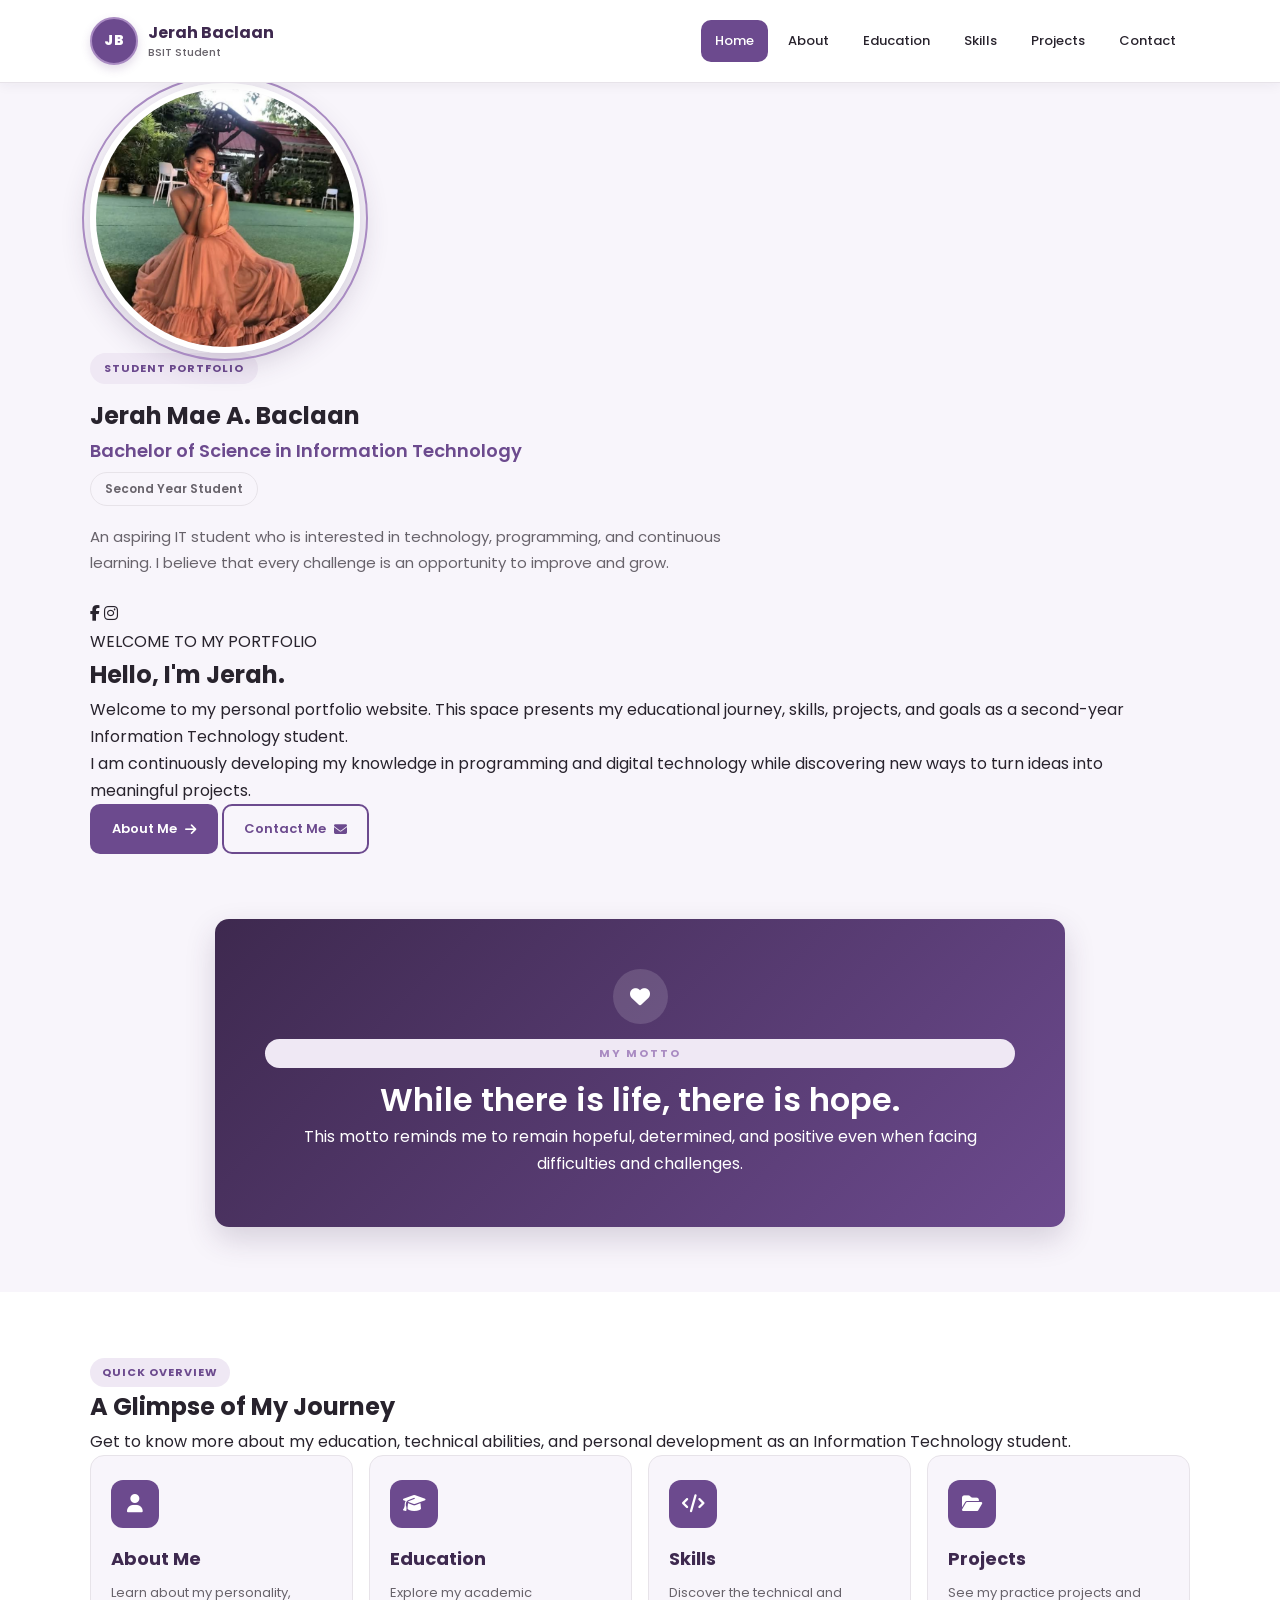
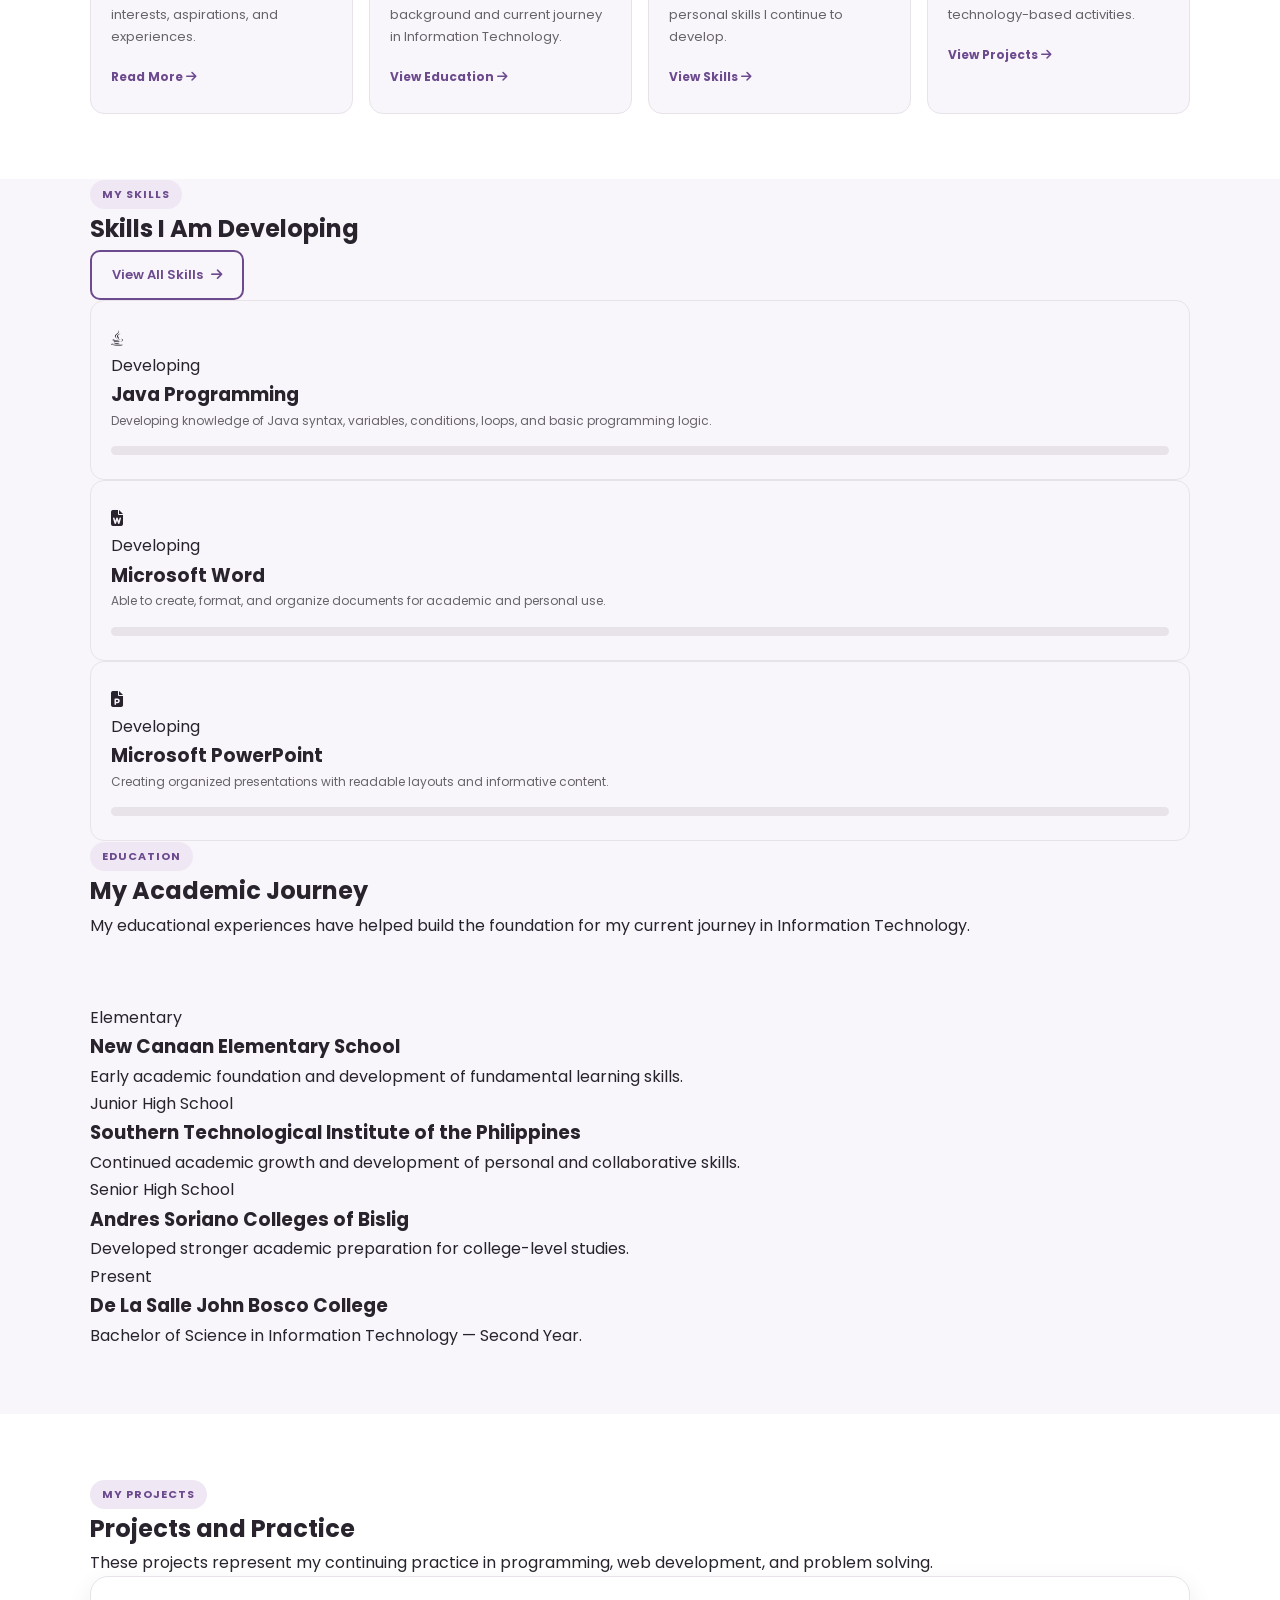
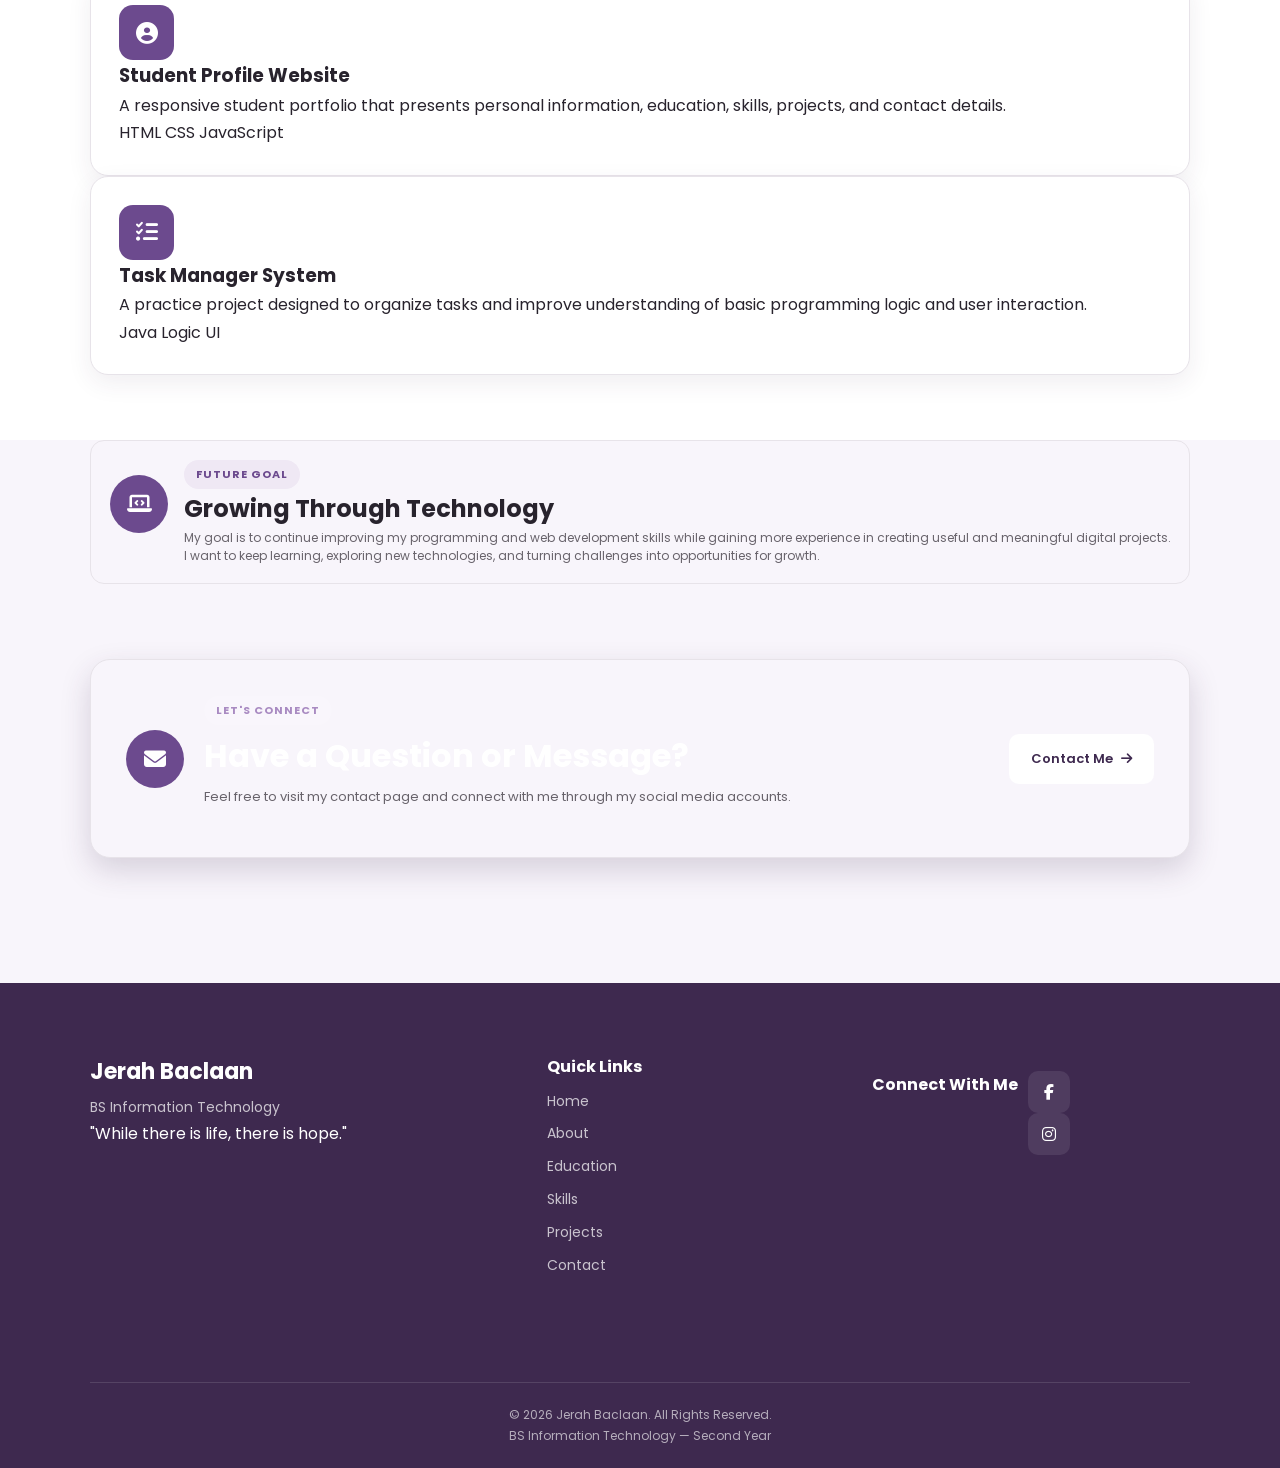
<file: index.html>
<!DOCTYPE html>
<html lang="en">

<head>

    <meta charset="UTF-8">
    <meta name="viewport" content="width=device-width, initial-scale=1.0">

    <title>Jerah Baclaan | Portfolio</title>

    <!-- Google Font -->
    <link rel="preconnect" href="https://fonts.googleapis.com">

    <link rel="preconnect" href="https://fonts.gstatic.com" crossorigin>

    <link
        href="https://fonts.googleapis.com/css2?family=Poppins:wght@300;400;500;600;700;800&display=swap"
        rel="stylesheet"
    >

    <!-- Font Awesome -->
    <link
        rel="stylesheet"
        href="https://cdnjs.cloudflare.com/ajax/libs/font-awesome/6.7.2/css/all.min.css"
    >

    <!-- Main CSS -->
    <link rel="stylesheet" href="css/style.css">

</head>


<body>


    <!-- =========================
         HEADER
    ========================== -->

    <header class="header">

        <div class="container header-container">


            <!-- BRAND -->
            <a href="index.html" class="brand">

                <div class="brand-logo">
                    JB
                </div>

                <div class="brand-text">

                    <span class="brand-name">
                        Jerah Baclaan
                    </span>

                    <span class="brand-role">
                        BSIT Student
                    </span>

                </div>

            </a>


            <!-- HAMBURGER BUTTON -->
            <button
                class="menu-toggle"
                id="menuToggle"
                type="button"
                aria-label="Open navigation menu"
                aria-expanded="false"
            >

                <i class="fas fa-bars"></i>

            </button>


            <!-- NAVIGATION -->
            <nav class="nav-menu" id="navMenu">

                <a href="index.html" class="active">
                    <i class="fas fa-home"></i>
                    Home
                </a>

                <a href="about.html">
                    <i class="fas fa-user"></i>
                    About
                </a>

                <a href="education.html">
                    <i class="fas fa-graduation-cap"></i>
                    Education
                </a>

                <a href="skills.html">
                    <i class="fas fa-code"></i>
                    Skills
                </a>

                <a href="projects.html">
                    <i class="fas fa-folder-open"></i>
                    Projects
                </a>

                <a href="contact.html">
                    <i class="fas fa-envelope"></i>
                    Contact
                </a>

            </nav>

        </div>

    </header>


    <!-- =========================
         MAIN CONTENT
    ========================== -->

    <main>
              <!-- =========================
             HOME DASHBOARD
        ========================== -->

        <section class="home-section">

            <div class="container">

                <div class="dashboard-grid">


                    <!-- =====================
                         PROFILE CARD
                    ====================== -->

                    <div class="profile-panel">

                        <div class="profile-image-wrapper">

                            <img
                                src="images/profile.jpg"
                                alt="Profile photo of Jerah Baclaan"
                                class="profile-image"
                            >

                        </div>


                        <span class="profile-label">
                            STUDENT PORTFOLIO
                        </span>


                        <h1>
                            Jerah Mae A. Baclaan
                        </h1>


                        <p class="profile-course">
                            Bachelor of Science in Information Technology
                        </p>


                        <p class="profile-year">
                            Second Year Student
                        </p>


                        <div class="profile-divider"></div>


                        <p class="profile-description">

                            An aspiring IT student who is interested in
                            technology, programming, and continuous learning.
                            I believe that every challenge is an opportunity
                            to improve and grow.

                        </p>


                        <!-- SOCIAL LINKS -->

                        <div class="home-social">

                            <a
                                href="https://www.facebook.com/jerahmae.andraquebaclaan"
                                target="_blank"
                                rel="noopener noreferrer"
                                aria-label="Facebook"
                            >
                                <i class="fab fa-facebook-f"></i>
                            </a>


                            <a
                                href="https://www.instagram.com/jearahme?stkn=NGp4bjJjNGFtcTMw"
                                target="_blank"
                                rel="noopener noreferrer"
                                aria-label="Instagram"
                            >
                                <i class="fab fa-instagram"></i>
                            </a>

                        </div>

                    </div>


                    <!-- =====================
                         WELCOME CARD
                    ====================== -->

                    <div class="welcome-panel">

                        <div class="welcome-content">

                            <span class="welcome-label">
                                WELCOME TO MY PORTFOLIO
                            </span>


                            <h2>
                                Hello, I'm Jerah.
                            </h2>


                            <p>

                                Welcome to my personal portfolio website.
                                This space presents my educational journey,
                                skills, projects, and goals as a second-year
                                Information Technology student.

                            </p>


                            <p>

                                I am continuously developing my knowledge in
                                programming and digital technology while
                                discovering new ways to turn ideas into
                                meaningful projects.

                            </p>


                            <div class="welcome-buttons">

                                <a
                                    href="about.html"
                                    class="btn btn-primary"
                                >
                                    About Me
                                    <i class="fas fa-arrow-right"></i>
                                </a>


                                <a
                                    href="contact.html"
                                    class="btn btn-outline"
                                >
                                    Contact Me
                                    <i class="fas fa-envelope"></i>
                                </a>

                            </div>

                        </div>

                    </div>

                </div>

            </div>

        </section>
                <!-- =========================
             MOTTO SECTION
        ========================== -->

        <section class="motto-section">

            <div class="container">

                <div class="motto-card">

                    <div class="motto-icon">
                        <i class="fas fa-heart"></i>
                    </div>


                    <div class="motto-content">

                        <span class="section-label">
                            MY MOTTO
                        </span>


                        <h2>
                            While there is life, there is hope.
                        </h2>


                        <p>
                            This motto reminds me to remain hopeful,
                            determined, and positive even when facing
                            difficulties and challenges.
                        </p>

                    </div>

                </div>

            </div>

        </section>


        <!-- =========================
             QUICK OVERVIEW
        ========================== -->

        <section class="overview-section">

            <div class="container">


                <div class="overview-header">

                    <span class="section-label">
                        QUICK OVERVIEW
                    </span>


                    <h2 class="section-title">
                        A Glimpse of My Journey
                    </h2>


                    <p class="section-description">

                        Get to know more about my education, technical
                        abilities, and personal development as an
                        Information Technology student.

                    </p>

                </div>


                <div class="overview-grid">


                    <!-- ABOUT -->

                    <div class="overview-card">

                        <div class="overview-icon">
                            <i class="fas fa-user"></i>
                        </div>


                        <h3>
                            About Me
                        </h3>


                        <p>
                            Learn about my personality, interests,
                            aspirations, and experiences.
                        </p>


                        <a
                            href="about.html"
                            class="overview-link"
                        >
                            Read More
                            <i class="fas fa-arrow-right"></i>
                        </a>

                    </div>


                    <!-- EDUCATION -->

                    <div class="overview-card">

                        <div class="overview-icon">
                            <i class="fas fa-graduation-cap"></i>
                        </div>


                        <h3>
                            Education
                        </h3>


                        <p>
                            Explore my academic background and current
                            journey in Information Technology.
                        </p>


                        <a
                            href="education.html"
                            class="overview-link"
                        >
                            View Education
                            <i class="fas fa-arrow-right"></i>
                        </a>

                    </div>


                    <!-- SKILLS -->

                    <div class="overview-card">

                        <div class="overview-icon">
                            <i class="fas fa-code"></i>
                        </div>


                        <h3>
                            Skills
                        </h3>


                        <p>
                            Discover the technical and personal skills
                            I continue to develop.
                        </p>


                        <a
                            href="skills.html"
                            class="overview-link"
                        >
                            View Skills
                            <i class="fas fa-arrow-right"></i>
                        </a>

                    </div>


                    <!-- PROJECTS -->

                    <div class="overview-card">

                        <div class="overview-icon">
                            <i class="fas fa-folder-open"></i>
                        </div>


                        <h3>
                            Projects
                        </h3>


                        <p>
                            See my practice projects and technology-based
                            activities.
                        </p>


                        <a
                            href="projects.html"
                            class="overview-link"
                        >
                            View Projects
                            <i class="fas fa-arrow-right"></i>
                        </a>

                    </div>

                </div>

            </div>

        </section>
                <!-- =========================
             SKILLS SNAPSHOT
        ========================== -->

        <section class="skills-snapshot">

            <div class="container">

                <div class="skills-header">

                    <div>

                        <span class="section-label">
                            MY SKILLS
                        </span>

                        <h2 class="section-title">
                            Skills I Am Developing
                        </h2>

                    </div>


                    <a
                        href="skills.html"
                        class="btn btn-outline"
                    >
                        View All Skills
                        <i class="fas fa-arrow-right"></i>
                    </a>

                </div>


                <div class="skills-grid">


                    <!-- JAVA -->

                    <div class="skill-card">

                        <div class="skill-card-top">

                            <div class="skill-icon">
                                <i class="fab fa-java"></i>
                            </div>

                            <span class="skill-level">
                                Developing
                            </span>

                        </div>


                        <h3>
                            Java Programming
                        </h3>


                        <p class="skill-description">
                            Developing knowledge of Java syntax,
                            variables, conditions, loops, and basic
                            programming logic.
                        </p>


                        <div class="progress-bar">

                            <div
                                class="progress progress-java"
                            ></div>

                        </div>

                    </div>


                    <!-- MICROSOFT WORD -->

                    <div class="skill-card">

                        <div class="skill-card-top">

                            <div class="skill-icon">
                                <i class="fas fa-file-word"></i>
                            </div>

                            <span class="skill-level">
                                Developing
                            </span>

                        </div>


                        <h3>
                            Microsoft Word
                        </h3>


                        <p class="skill-description">
                            Able to create, format, and organize
                            documents for academic and personal use.
                        </p>


                        <div class="progress-bar">

                            <div
                                class="progress progress-word"
                            ></div>

                        </div>

                    </div>


                    <!-- POWERPOINT -->

                    <div class="skill-card">

                        <div class="skill-card-top">

                            <div class="skill-icon">
                                <i class="fas fa-file-powerpoint"></i>
                            </div>

                            <span class="skill-level">
                                Developing
                            </span>

                        </div>


                        <h3>
                            Microsoft PowerPoint
                        </h3>


                        <p class="skill-description">
                            Creating organized presentations with
                            readable layouts and informative content.
                        </p>


                        <div class="progress-bar">

                            <div
                                class="progress progress-powerpoint"
                            ></div>

                        </div>

                    </div>


                </div>

            </div>

        </section>


        <!-- =========================
             EDUCATION PREVIEW
        ========================== -->

        <section class="education-snapshot">

            <div class="container">

                <div class="overview-header">

                    <span class="section-label">
                        EDUCATION
                    </span>


                    <h2 class="section-title">
                        My Academic Journey
                    </h2>


                    <p class="section-description">
                        My educational experiences have helped build
                        the foundation for my current journey in
                        Information Technology.
                    </p>

                </div>


                <div class="education-preview">


                    <div class="education-card">

                        <span class="education-year">
                            Elementary
                        </span>

                        <h3>
                            New Canaan Elementary School
                        </h3>

                        <p>
                            Early academic foundation and development
                            of fundamental learning skills.
                        </p>

                    </div>


                    <div class="education-card">

                        <span class="education-year">
                            Junior High School
                        </span>

                        <h3>
                            Southern Technological Institute
                            of the Philippines
                        </h3>

                        <p>
                            Continued academic growth and development
                            of personal and collaborative skills.
                        </p>

                    </div>


                    <div class="education-card">

                        <span class="education-year">
                            Senior High School
                        </span>

                        <h3>
                            Andres Soriano Colleges of Bislig
                        </h3>

                        <p>
                            Developed stronger academic preparation
                            for college-level studies.
                        </p>

                    </div>


                    <div class="education-card current">

                        <span class="education-year">
                            Present
                        </span>

                        <h3>
                            De La Salle John Bosco College
                        </h3>

                        <p>
                            Bachelor of Science in Information
                            Technology — Second Year.
                        </p>

                    </div>

                </div>

            </div>

        </section>


        <!-- =========================
             PROJECT PREVIEW
        ========================== -->

        <section class="project-preview">

            <div class="container">

                <div class="overview-header">

                    <span class="section-label">
                        MY PROJECTS
                    </span>


                    <h2 class="section-title">
                        Projects and Practice
                    </h2>


                    <p class="section-description">
                        These projects represent my continuing practice
                        in programming, web development, and problem
                        solving.
                    </p>

                </div>


                <div class="project-grid">


                    <!-- PROJECT 1 -->

                    <div class="project-card">

                        <div class="project-icon">
                            <i class="fas fa-user-circle"></i>
                        </div>


                        <h3>
                            Student Profile Website
                        </h3>


                        <p>
                            A responsive student portfolio that presents
                            personal information, education, skills,
                            projects, and contact details.
                        </p>


                        <div class="project-tags">

                            <span>
                                HTML
                            </span>

                            <span>
                                CSS
                            </span>

                            <span>
                                JavaScript
                            </span>

                        </div>

                    </div>


                    <!-- PROJECT 2 -->

                    <div class="project-card">

                        <div class="project-icon">
                            <i class="fas fa-tasks"></i>
                        </div>


                        <h3>
                            Task Manager System
                        </h3>


                        <p>
                            A practice project designed to organize
                            tasks and improve understanding of basic
                            programming logic and user interaction.
                        </p>


                        <div class="project-tags">

                            <span>
                                Java
                            </span>

                            <span>
                                Logic
                            </span>

                            <span>
                                UI
                            </span>

                        </div>

                    </div>


                </div>

            </div>

        </section>


        <!-- =========================
             FUTURE GOAL
        ========================== -->

        <section class="future-goal">

            <div class="container">

                <div class="future-project-card">

                    <div class="future-icon">
                        <i class="fas fa-laptop-code"></i>
                    </div>


                    <div>

                        <span class="section-label">
                            FUTURE GOAL
                        </span>


                        <h2>
                            Growing Through Technology
                        </h2>


                        <p>
                            My goal is to continue improving my programming
                            and web development skills while gaining more
                            experience in creating useful and meaningful
                            digital projects.
                        </p>


                        <p>
                            I want to keep learning, exploring new
                            technologies, and turning challenges into
                            opportunities for growth.
                        </p>

                    </div>

                </div>

            </div>

        </section>


        <!-- =========================
             CONTACT CTA
        ========================== -->

        <section class="contact-cta">

            <div class="container">

                <div class="cta-card">

                    <div class="cta-icon">
                        <i class="fas fa-envelope"></i>
                    </div>


                    <div class="cta-content">

                        <span class="section-label">
                            LET'S CONNECT
                        </span>


                        <h2>
                            Have a Question or Message?
                        </h2>


                        <p>
                            Feel free to visit my contact page and
                            connect with me through my social media
                            accounts.
                        </p>

                    </div>


                    <a
                        href="contact.html"
                        class="btn btn-primary"
                    >
                        Contact Me
                        <i class="fas fa-arrow-right"></i>
                    </a>

                </div>

            </div>

        </section>

    </main>


    <!-- =========================
         FOOTER
    ========================== -->

    <footer class="footer">

        <div class="container">

            <div class="footer-grid">


                <!-- FOOTER BRAND -->

                <div class="footer-brand">

                    <h3>
                        Jerah Baclaan
                    </h3>


                    <p>
                        BS Information Technology
                    </p>


                    <span>
                        "While there is life, there is hope."
                    </span>

                </div>


                <!-- FOOTER LINKS -->

                <div class="footer-links">

                    <h4>
                        Quick Links
                    </h4>


                    <a href="index.html">
                        Home
                    </a>

                    <a href="about.html">
                        About
                    </a>

                    <a href="education.html">
                        Education
                    </a>

                    <a href="skills.html">
                        Skills
                    </a>

                    <a href="projects.html">
                        Projects
                    </a>

                    <a href="contact.html">
                        Contact
                    </a>

                </div>


                <!-- FOOTER SOCIAL -->

                <div class="footer-social">

                    <h4>
                        Connect With Me
                    </h4>


                    <div class="social-links">

                        <a
                            href="https://www.facebook.com/jerahmae.andraquebaclaan"
                            target="_blank"
                            rel="noopener noreferrer"
                            aria-label="Facebook"
                        >
                            <i class="fab fa-facebook-f"></i>
                        </a>


                        <a
                            href="https://www.instagram.com/jearahme?stkn=NGp4bjJjNGFtcTMw"
                            target="_blank"
                            rel="noopener noreferrer"
                            aria-label="Instagram"
                        >
                            <i class="fab fa-instagram"></i>
                        </a>

                    </div>

                </div>

            </div>


            <!-- FOOTER BOTTOM -->

            <div class="footer-bottom">

                <p>
                    © <span id="currentYear"></span>
                    Jerah Baclaan. All Rights Reserved.
                </p>


                <p>
                    BS Information Technology —
                    Second Year
                </p>

            </div>

        </div>

    </footer>


    <!-- =========================
         JAVASCRIPT
    ========================== -->

    <script src="js/script.js"></script>

</body>
  </html>
</file>
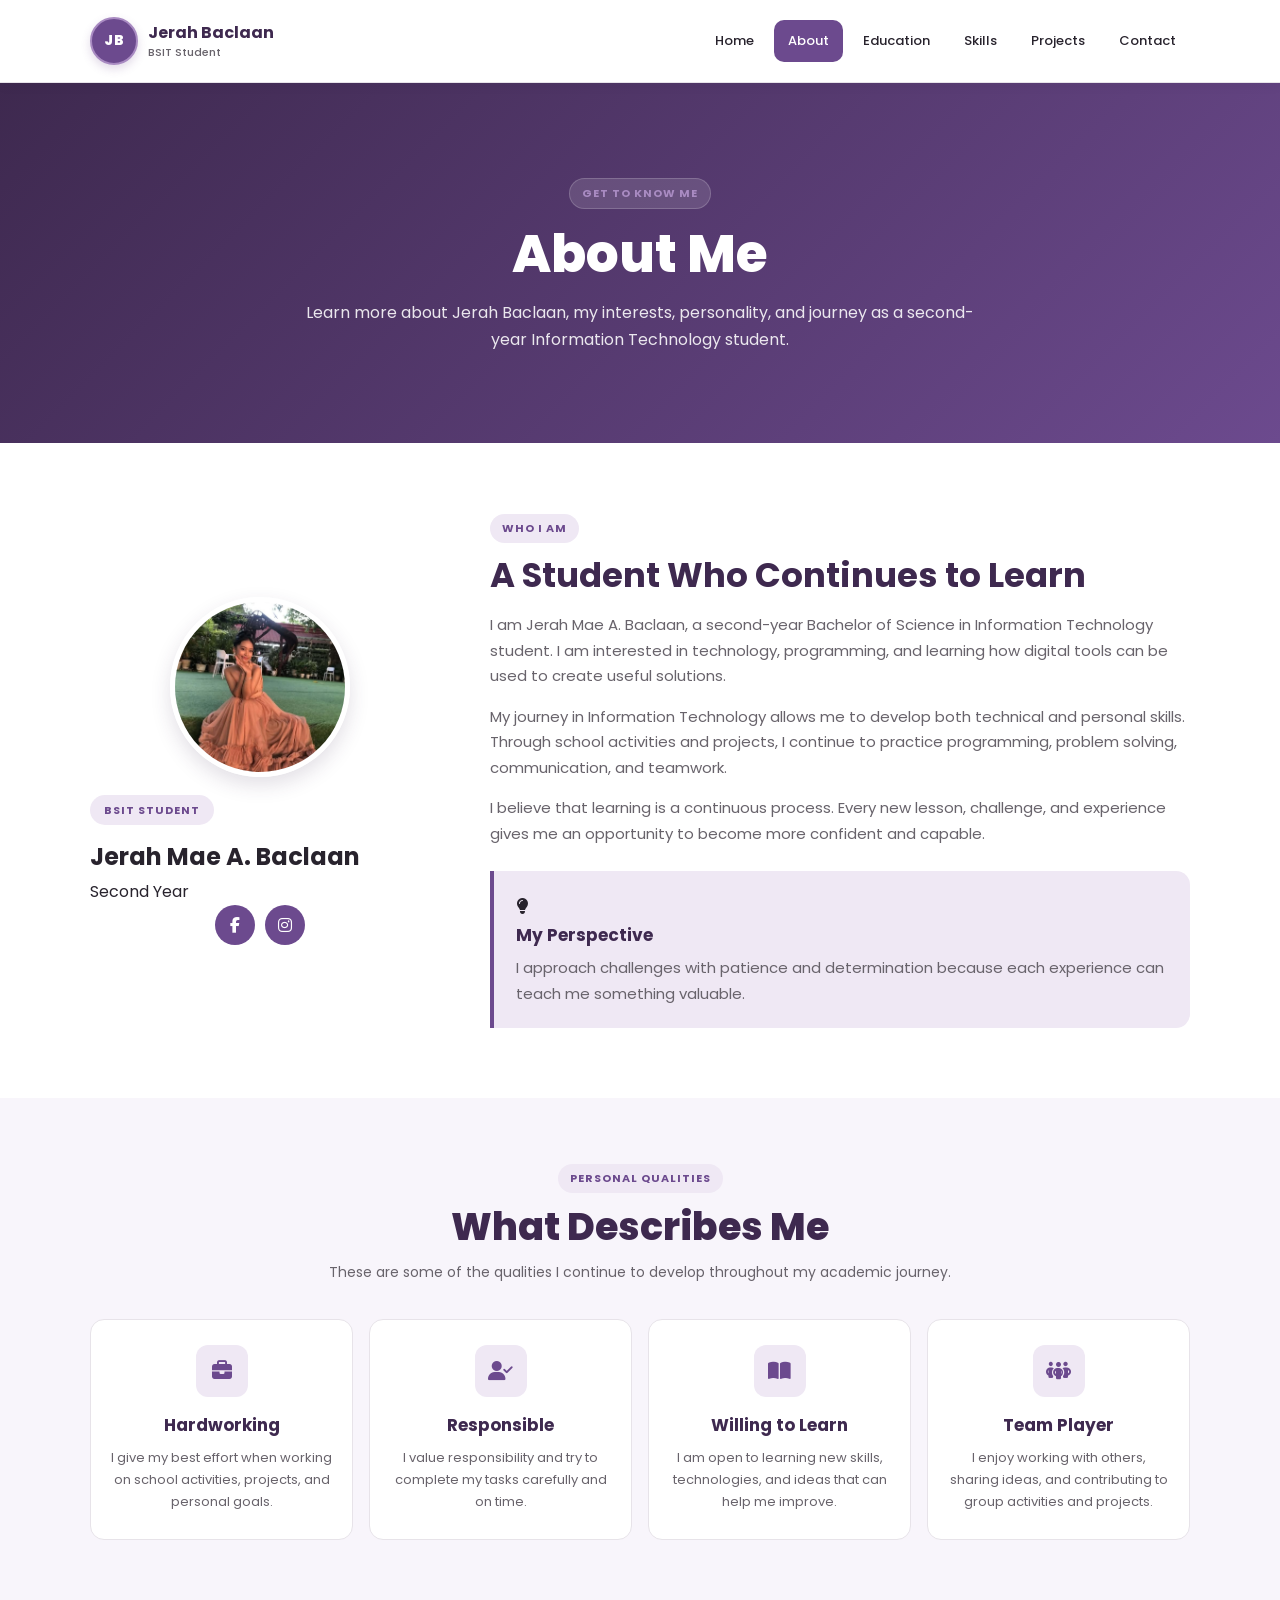
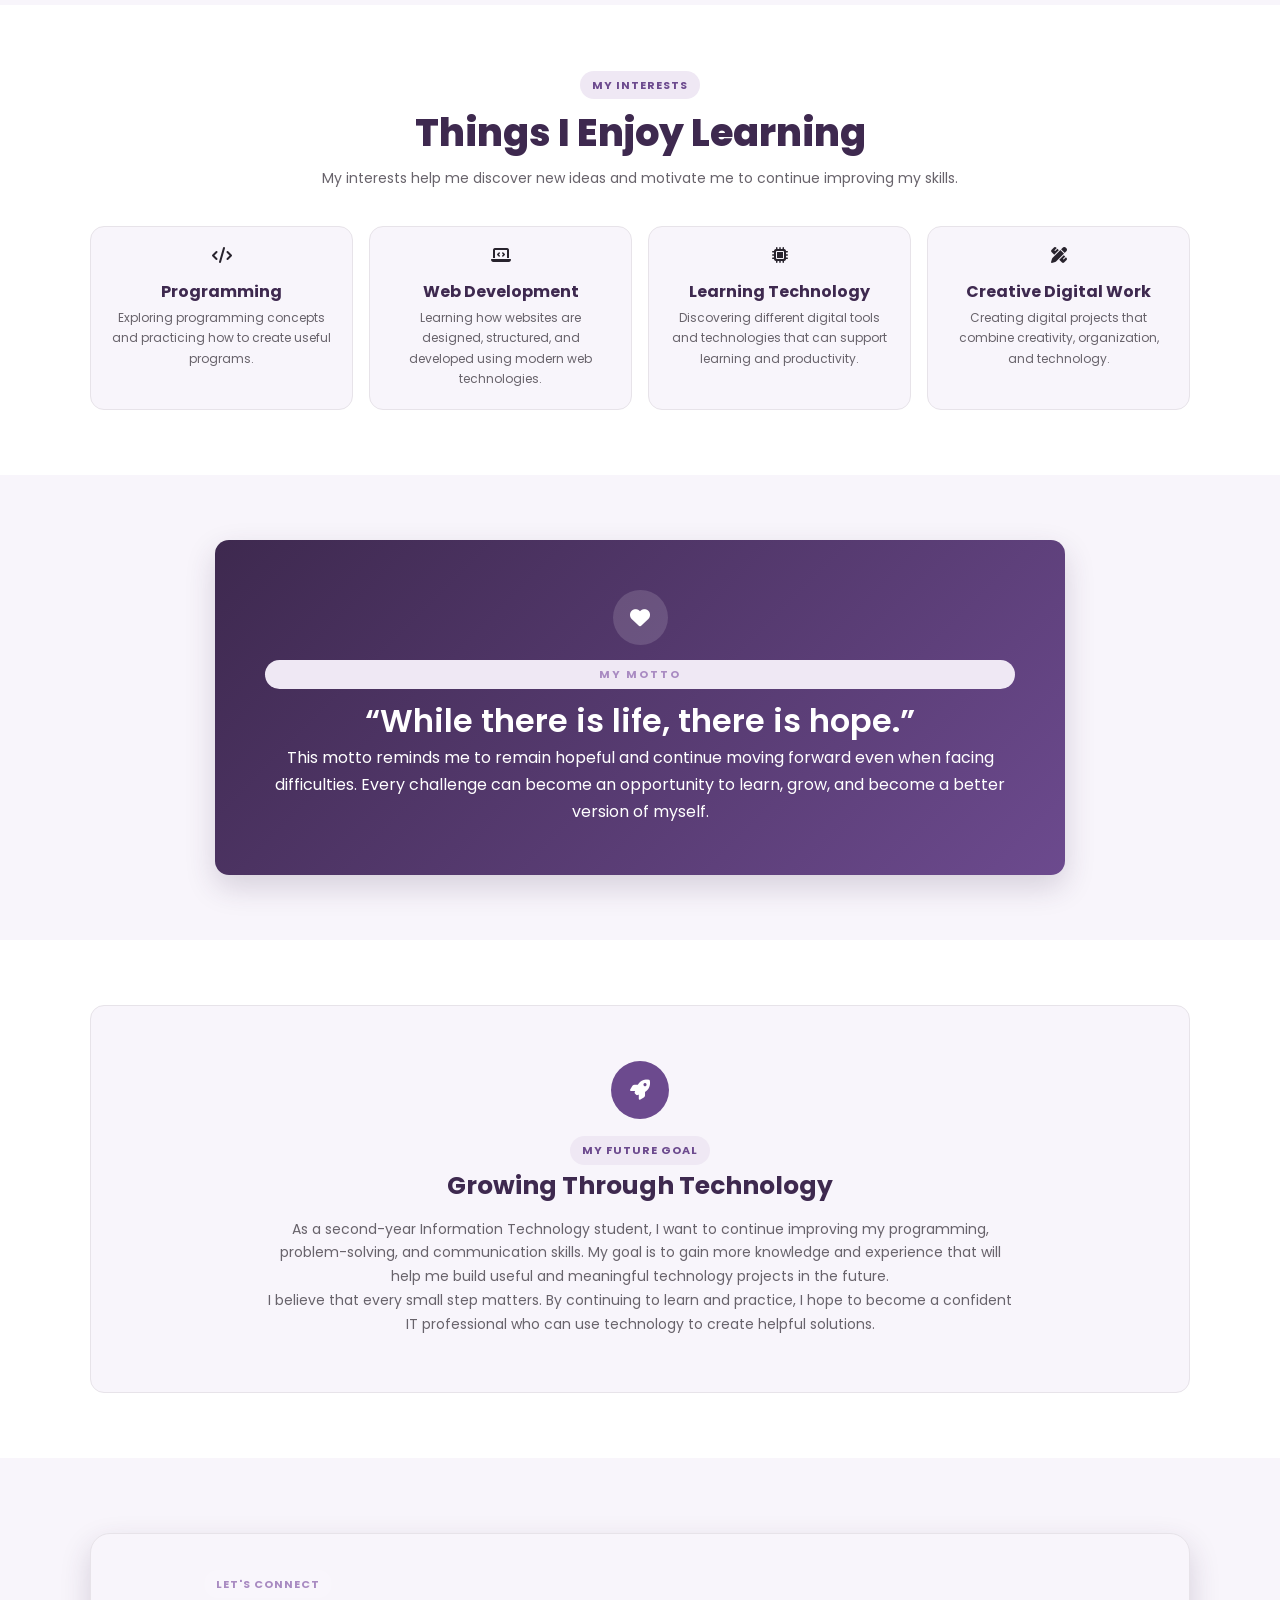
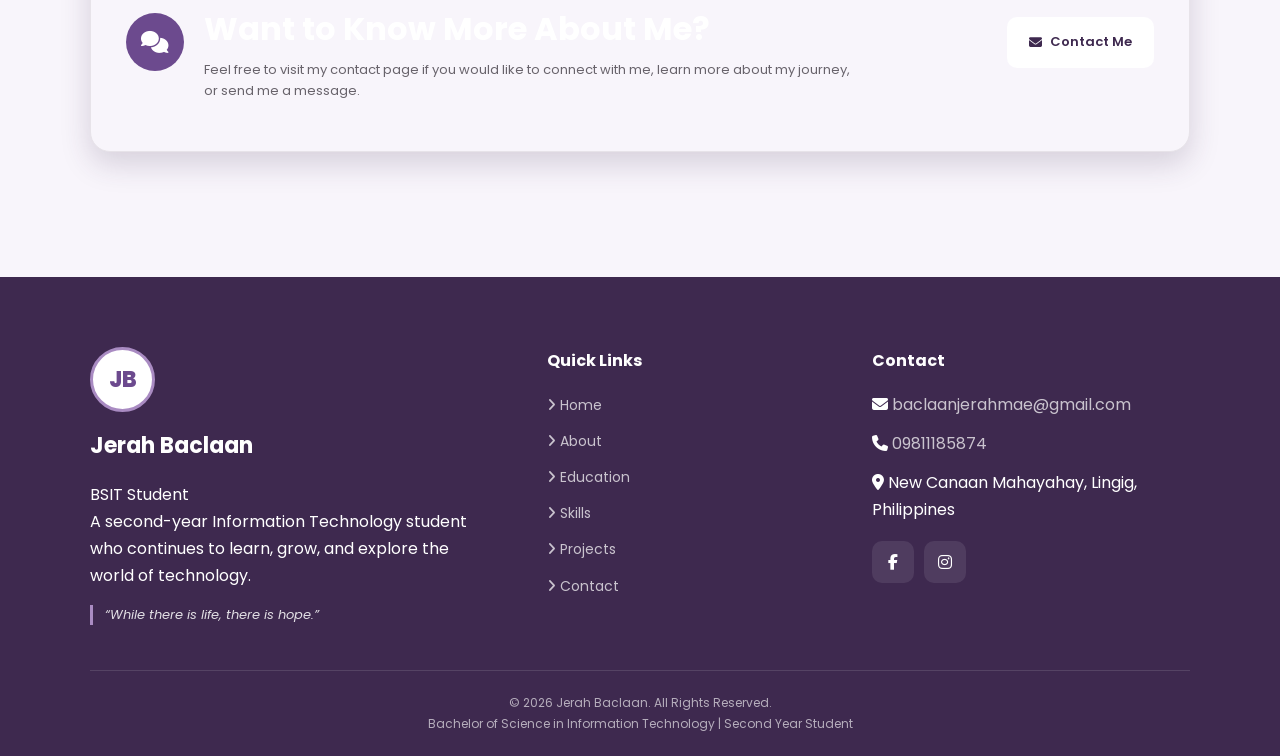
<file: about.html>
<!DOCTYPE html>
<html lang="en">

<head>

    <meta charset="UTF-8">
    <meta
        name="viewport"
        content="width=device-width, initial-scale=1.0"
    >

    <title>About Me | Jerah Baclaan</title>


    <!-- Google Font -->

    <link
        rel="preconnect"
        href="https://fonts.googleapis.com"
    >

    <link
        rel="preconnect"
        href="https://fonts.gstatic.com"
        crossorigin
    >

    <link
        href="https://fonts.googleapis.com/css2?family=Poppins:wght@300;400;500;600;700;800&display=swap"
        rel="stylesheet"
    >


    <!-- Font Awesome -->

    <link
        rel="stylesheet"
        href="https://cdnjs.cloudflare.com/ajax/libs/font-awesome/6.7.2/css/all.min.css"
    >


    <!-- Main CSS -->

    <link
        rel="stylesheet"
        href="css/style.css"
    >

</head>


<body>


    <!-- =========================
         HEADER
    ========================== -->

    <header class="header">

        <div class="container header-container">


            <!-- BRAND -->

            <a
                href="index.html"
                class="brand"
            >

                <div class="brand-logo">
                    JB
                </div>


                <div class="brand-text">

                    <span class="brand-name">
                        Jerah Baclaan
                    </span>

                    <span class="brand-role">
                        BSIT Student
                    </span>

                </div>

            </a>


            <!-- HAMBURGER -->

            <button
                class="menu-toggle"
                id="menuToggle"
                type="button"
                aria-label="Open navigation menu"
                aria-expanded="false"
            >

                <i class="fas fa-bars"></i>

            </button>


            <!-- NAVIGATION -->

            <nav
                class="nav-menu"
                id="navMenu"
            >

                <a href="index.html">

                    <i class="fas fa-home"></i>

                    Home

                </a>


                <a
                    href="about.html"
                    class="active"
                >

                    <i class="fas fa-user"></i>

                    About

                </a>


                <a href="education.html">

                    <i class="fas fa-graduation-cap"></i>

                    Education

                </a>


                <a href="skills.html">

                    <i class="fas fa-code"></i>

                    Skills

                </a>


                <a href="projects.html">

                    <i class="fas fa-folder-open"></i>

                    Projects

                </a>


                <a href="contact.html">

                    <i class="fas fa-envelope"></i>

                    Contact

                </a>

            </nav>

        </div>

    </header>


    <!-- =========================
         MAIN
    ========================== -->

    <main>


        <!-- =========================
             PAGE INTRO
        ========================== -->

        <section class="page-intro">

            <div class="container page-intro-content">

                <span class="section-label">
                    GET TO KNOW ME
                </span>


                <h1>
                    About Me
                </h1>


                <p>
                    Learn more about Jerah Baclaan,
                    my interests, personality, and
                    journey as a second-year
                    Information Technology student.
                </p>

            </div>

        </section>


        <!-- =========================
             ABOUT PROFILE
        ========================== -->

        <section class="about-section">

            <div class="container">

                <div class="about-dashboard">


                    <!-- PROFILE SIDE -->

                    <div class="about-profile">

                        <div class="about-profile-image">

                            <img
                                src="images/profile.jpg"
                                alt="Jerah Baclaan profile photo"
                            >

                        </div>


                        <span class="profile-label">
                            BSIT STUDENT
                        </span>


                        <h2>
                            Jerah Mae A. Baclaan
                        </h2>


                        <p>
                            Second Year
                        </p>


                        <div class="about-social">

                            <a
                                href="https://www.facebook.com/jerahmae.andraquebaclaan"
                                target="_blank"
                                rel="noopener noreferrer"
                                aria-label="Facebook"
                            >

                                <i class="fab fa-facebook-f"></i>

                            </a>


                            <a
                                href="https://www.instagram.com/jearahme?stkn=NGp4bjJjNGFtcTMw"
                                target="_blank"
                                rel="noopener noreferrer"
                                aria-label="Instagram"
                            >

                                <i class="fab fa-instagram"></i>

                            </a>

                        </div>

                    </div>


                    <!-- ABOUT CONTENT -->

                    <div class="about-content">

                        <span class="section-label">
                            WHO I AM
                        </span>


                        <h2>
                            A Student Who Continues to Learn
                        </h2>


                        <p>

                            I am Jerah Mae A. Baclaan, a second-year
                            Bachelor of Science in Information Technology
                            student. I am interested in technology,
                            programming, and learning how digital tools
                            can be used to create useful solutions.

                        </p>


                        <p>

                            My journey in Information Technology allows
                            me to develop both technical and personal
                            skills. Through school activities and
                            projects, I continue to practice programming,
                            problem solving, communication, and teamwork.

                        </p>


                        <p>

                            I believe that learning is a continuous
                            process. Every new lesson, challenge, and
                            experience gives me an opportunity to become
                            more confident and capable.

                        </p>


                        <div class="about-highlight">

                            <i class="fas fa-lightbulb"></i>


                            <div>

                                <h3>
                                    My Perspective
                                </h3>


                                <p>

                                    I approach challenges with patience
                                    and determination because each
                                    experience can teach me something
                                    valuable.

                                </p>

                            </div>

                        </div>

                    </div>

                </div>

            </div>

        </section>
                <!-- =========================================
             PERSONAL QUALITIES
             ========================================= -->

        <section class="qualities-section">

            <div class="container">

                <div class="section-heading">

                    <span class="section-label">
                        PERSONAL QUALITIES
                    </span>

                    <h2>
                        What Describes Me
                    </h2>

                    <p>
                        These are some of the qualities I continue
                        to develop throughout my academic journey.
                    </p>

                </div>

                <div class="qualities-grid">

                    <!-- Quality 1 -->

                    <div class="quality-card">

                        <div class="quality-icon">
                            <i class="fas fa-briefcase"></i>
                        </div>

                        <h3>
                            Hardworking
                        </h3>

                        <p>
                            I give my best effort when working on
                            school activities, projects, and
                            personal goals.
                        </p>

                    </div>


                    <!-- Quality 2 -->

                    <div class="quality-card">

                        <div class="quality-icon">
                            <i class="fas fa-user-check"></i>
                        </div>

                        <h3>
                            Responsible
                        </h3>

                        <p>
                            I value responsibility and try to
                            complete my tasks carefully and
                            on time.
                        </p>

                    </div>


                    <!-- Quality 3 -->

                    <div class="quality-card">

                        <div class="quality-icon">
                            <i class="fas fa-book-open"></i>
                        </div>

                        <h3>
                            Willing to Learn
                        </h3>

                        <p>
                            I am open to learning new skills,
                            technologies, and ideas that can
                            help me improve.
                        </p>

                    </div>


                    <!-- Quality 4 -->

                    <div class="quality-card">

                        <div class="quality-icon">
                            <i class="fas fa-people-group"></i>
                        </div>

                        <h3>
                            Team Player
                        </h3>

                        <p>
                            I enjoy working with others, sharing
                            ideas, and contributing to group
                            activities and projects.
                        </p>

                    </div>

                </div>

            </div>

        </section>


        <!-- =========================================
             INTERESTS
             ========================================= -->

        <section class="interests-section">

            <div class="container">

                <div class="section-heading">

                    <span class="section-label">
                        MY INTERESTS
                    </span>

                    <h2>
                        Things I Enjoy Learning
                    </h2>

                    <p>
                        My interests help me discover new ideas
                        and motivate me to continue improving
                        my skills.
                    </p>

                </div>

                <div class="interests-grid">

                    <!-- Interest 1 -->

                    <div class="interest-card">

                        <i class="fas fa-code"></i>

                        <div>

                            <h3>
                                Programming
                            </h3>

                            <p>
                                Exploring programming concepts
                                and practicing how to create
                                useful programs.
                            </p>

                        </div>

                    </div>


                    <!-- Interest 2 -->

                    <div class="interest-card">

                        <i class="fas fa-laptop-code"></i>

                        <div>

                            <h3>
                                Web Development
                            </h3>

                            <p>
                                Learning how websites are designed,
                                structured, and developed using
                                modern web technologies.
                            </p>

                        </div>

                    </div>


                    <!-- Interest 3 -->

                    <div class="interest-card">

                        <i class="fas fa-microchip"></i>

                        <div>

                            <h3>
                                Learning Technology
                            </h3>

                            <p>
                                Discovering different digital tools
                                and technologies that can support
                                learning and productivity.
                            </p>

                        </div>

                    </div>


                    <!-- Interest 4 -->

                    <div class="interest-card">

                        <i class="fas fa-pen-ruler"></i>

                        <div>

                            <h3>
                                Creative Digital Work
                            </h3>

                            <p>
                                Creating digital projects that
                                combine creativity, organization,
                                and technology.
                            </p>

                        </div>

                    </div>

                </div>

            </div>

        </section>


        <!-- =========================================
             MOTTO
             ========================================= -->

        <section class="about-motto-section">

            <div class="container">

                <div class="motto-card">

                    <div class="motto-icon">

                        <i class="fas fa-heart"></i>

                    </div>

                    <span class="section-label">
                        MY MOTTO
                    </span>

                    <h2>
                        “While there is life,
                        there is hope.”
                    </h2>

                    <p>
                        This motto reminds me to remain hopeful
                        and continue moving forward even when
                        facing difficulties. Every challenge
                        can become an opportunity to learn,
                        grow, and become a better version of myself.
                    </p>

                </div>

            </div>

        </section>
                <!-- =========================================
             FUTURE GOAL
             ========================================= -->

        <section class="future-section">

            <div class="container">

                <div class="future-card">

                    <div class="future-icon">

                        <i class="fas fa-rocket"></i>

                    </div>

                    <div class="future-content">

                        <span class="section-label">
                            MY FUTURE GOAL
                        </span>

                        <h2>
                            Growing Through Technology
                        </h2>

                        <p>
                            As a second-year Information Technology
                            student, I want to continue improving my
                            programming, problem-solving, and
                            communication skills. My goal is to gain
                            more knowledge and experience that will
                            help me build useful and meaningful
                            technology projects in the future.
                        </p>

                        <p>
                            I believe that every small step matters.
                            By continuing to learn and practice, I hope
                            to become a confident IT professional who
                            can use technology to create helpful
                            solutions.
                        </p>

                    </div>

                </div>

            </div>

        </section>


        <!-- =========================================
             CONTACT CALL TO ACTION
             ========================================= -->

        <section class="contact-cta">

            <div class="container">

                <div class="cta-card">

                    <div class="cta-icon">

                        <i class="fas fa-comments"></i>

                    </div>

                    <div class="cta-content">

                        <span class="section-label">
                            LET'S CONNECT
                        </span>

                        <h2>
                            Want to Know More About Me?
                        </h2>

                        <p>
                            Feel free to visit my contact page
                            if you would like to connect with me,
                            learn more about my journey, or send
                            me a message.
                        </p>

                    </div>

                    <a
                        href="contact.html"
                        class="btn btn-primary"
                    >
                        <i class="fas fa-envelope"></i>
                        Contact Me
                    </a>

                </div>

            </div>

        </section>

    </main>


    <!-- =========================================
         FOOTER
         ========================================= -->

    <footer class="footer">

        <div class="container">

            <div class="footer-grid">

                <!-- Footer About -->

                <div class="footer-column">

                    <a
                        href="index.html"
                        class="footer-brand"
                    >

                        <div class="footer-logo">
                            JB
                        </div>

                        <div>

                            <h3>
                                Jerah Baclaan
                            </h3>

                            <span>
                                BSIT Student
                            </span>

                        </div>

                    </a>

                    <p>
                        A second-year Information Technology
                        student who continues to learn, grow,
                        and explore the world of technology.
                    </p>

                    <p class="footer-motto">
                        “While there is life, there is hope.”
                    </p>

                </div>


                <!-- Footer Links -->

                <div class="footer-column">

                    <h3>
                        Quick Links
                    </h3>

                    <ul class="footer-links">

                        <li>
                            <a href="index.html">
                                <i class="fas fa-angle-right"></i>
                                Home
                            </a>
                        </li>

                        <li>
                            <a href="about.html">
                                <i class="fas fa-angle-right"></i>
                                About
                            </a>
                        </li>

                        <li>
                            <a href="education.html">
                                <i class="fas fa-angle-right"></i>
                                Education
                            </a>
                        </li>

                        <li>
                            <a href="skills.html">
                                <i class="fas fa-angle-right"></i>
                                Skills
                            </a>
                        </li>

                        <li>
                            <a href="projects.html">
                                <i class="fas fa-angle-right"></i>
                                Projects
                            </a>
                        </li>

                        <li>
                            <a href="contact.html">
                                <i class="fas fa-angle-right"></i>
                                Contact
                            </a>
                        </li>

                    </ul>

                </div>


                <!-- Footer Contact -->

                <div class="footer-column">

                    <h3>
                        Contact
                    </h3>

                    <ul class="footer-contact">

                        <li>
                            <i class="fas fa-envelope"></i>

                            <a href="mailto:baclaanjerahmae@gmail.com">
                                baclaanjerahmae@gmail.com
                            </a>
                        </li>

                        <li>
                            <i class="fas fa-phone"></i>

                            <a href="tel:09811185874">
                                09811185874
                            </a>
                        </li>

                        <li>
                            <i class="fas fa-location-dot"></i>

                            <span>
                                New Canaan Mahayahay,
                                Lingig, Philippines
                            </span>
                        </li>

                    </ul>


                    <div class="footer-social">

                        <a
                            href="https://www.facebook.com/jerahmae.andraquebaclaan"
                            target="_blank"
                            rel="noopener noreferrer"
                            aria-label="Facebook"
                        >
                            <i class="fab fa-facebook-f"></i>
                        </a>

                        <a
                            href="https://www.instagram.com/jearahme?stkn=NGp4bjJjNGFtcTMw"
                            target="_blank"
                            rel="noopener noreferrer"
                            aria-label="Instagram"
                        >
                            <i class="fab fa-instagram"></i>
                        </a>

                    </div>

                </div>

            </div>


            <!-- Footer Bottom -->

            <div class="footer-bottom">

                <p>
                    &copy;
                    <span id="currentYear"></span>
                    Jerah Baclaan. All Rights Reserved.
                </p>

                <p>
                    Bachelor of Science in Information Technology
                    | Second Year Student
                </p>

            </div>

        </div>

    </footer>


    <!-- =========================================
         JAVASCRIPT
         ========================================= -->

    <script src="js/script.js"></script>

</body>

</html>
</file>
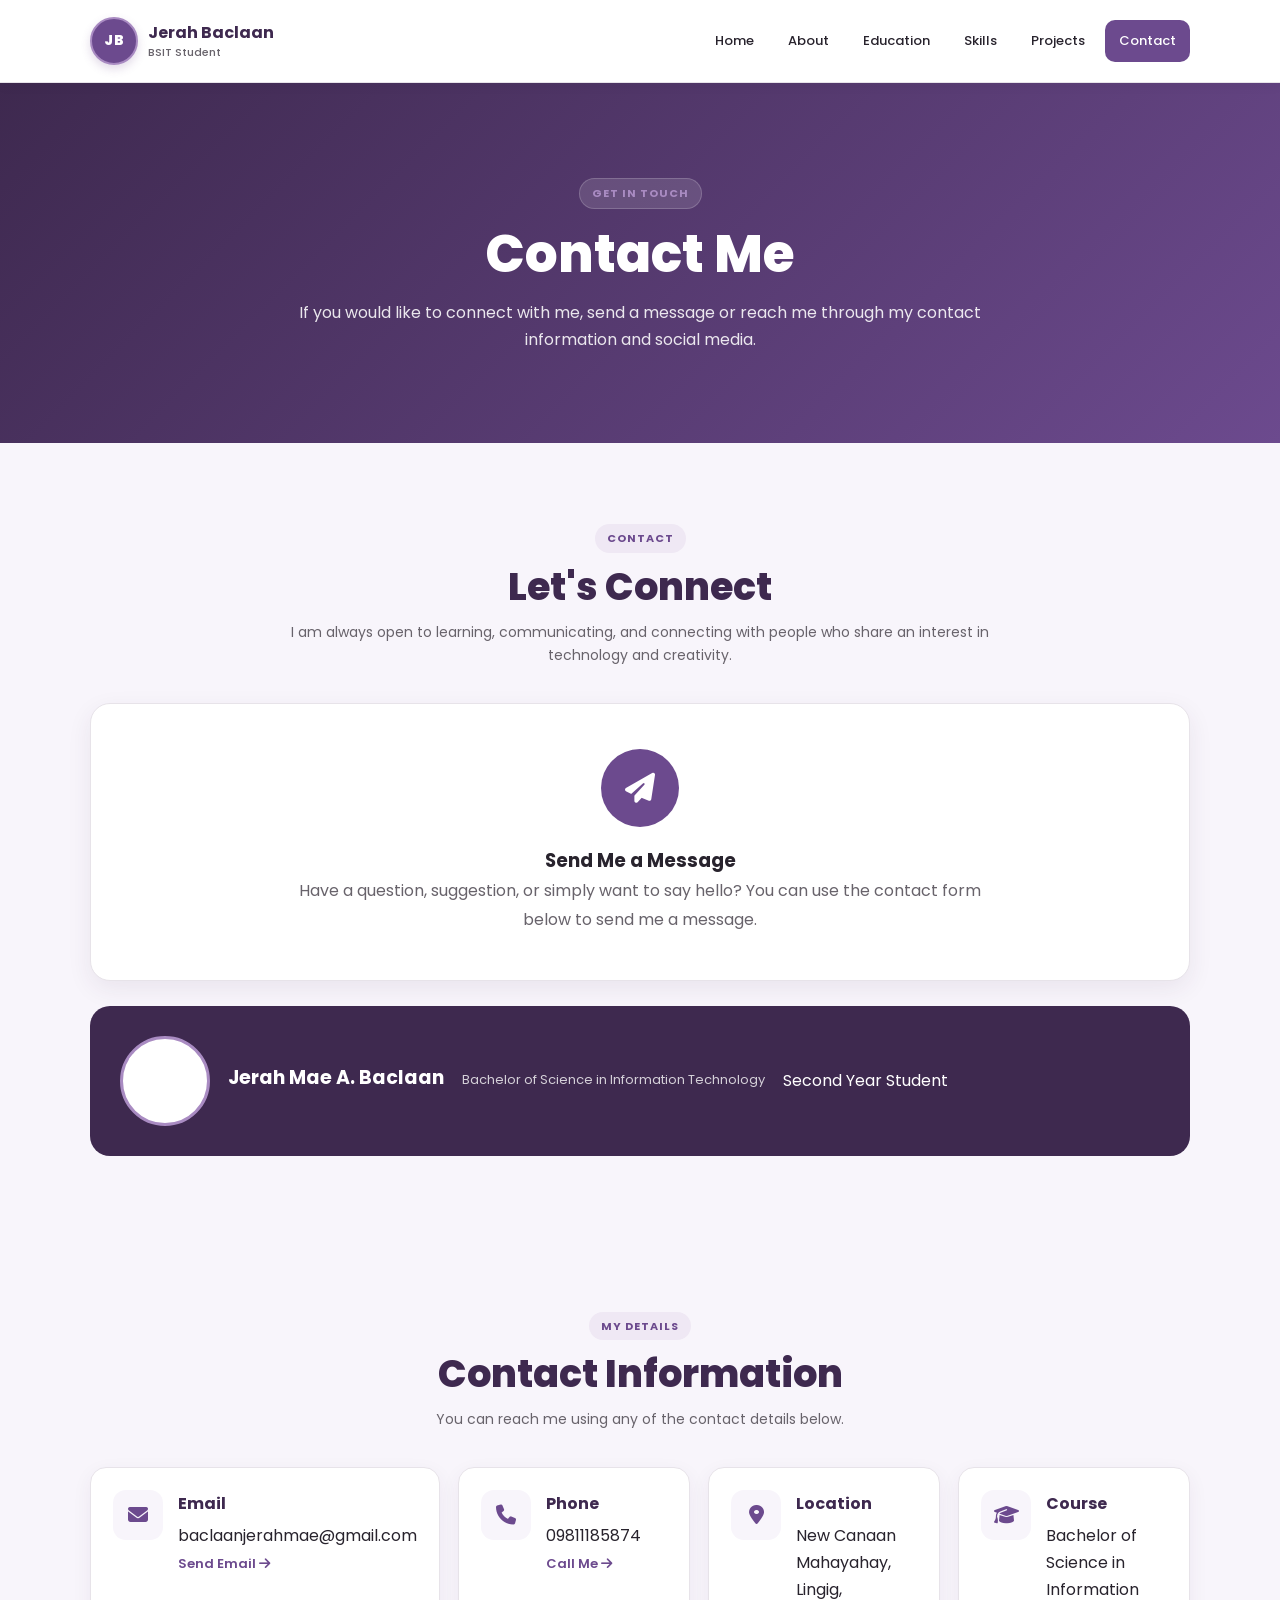
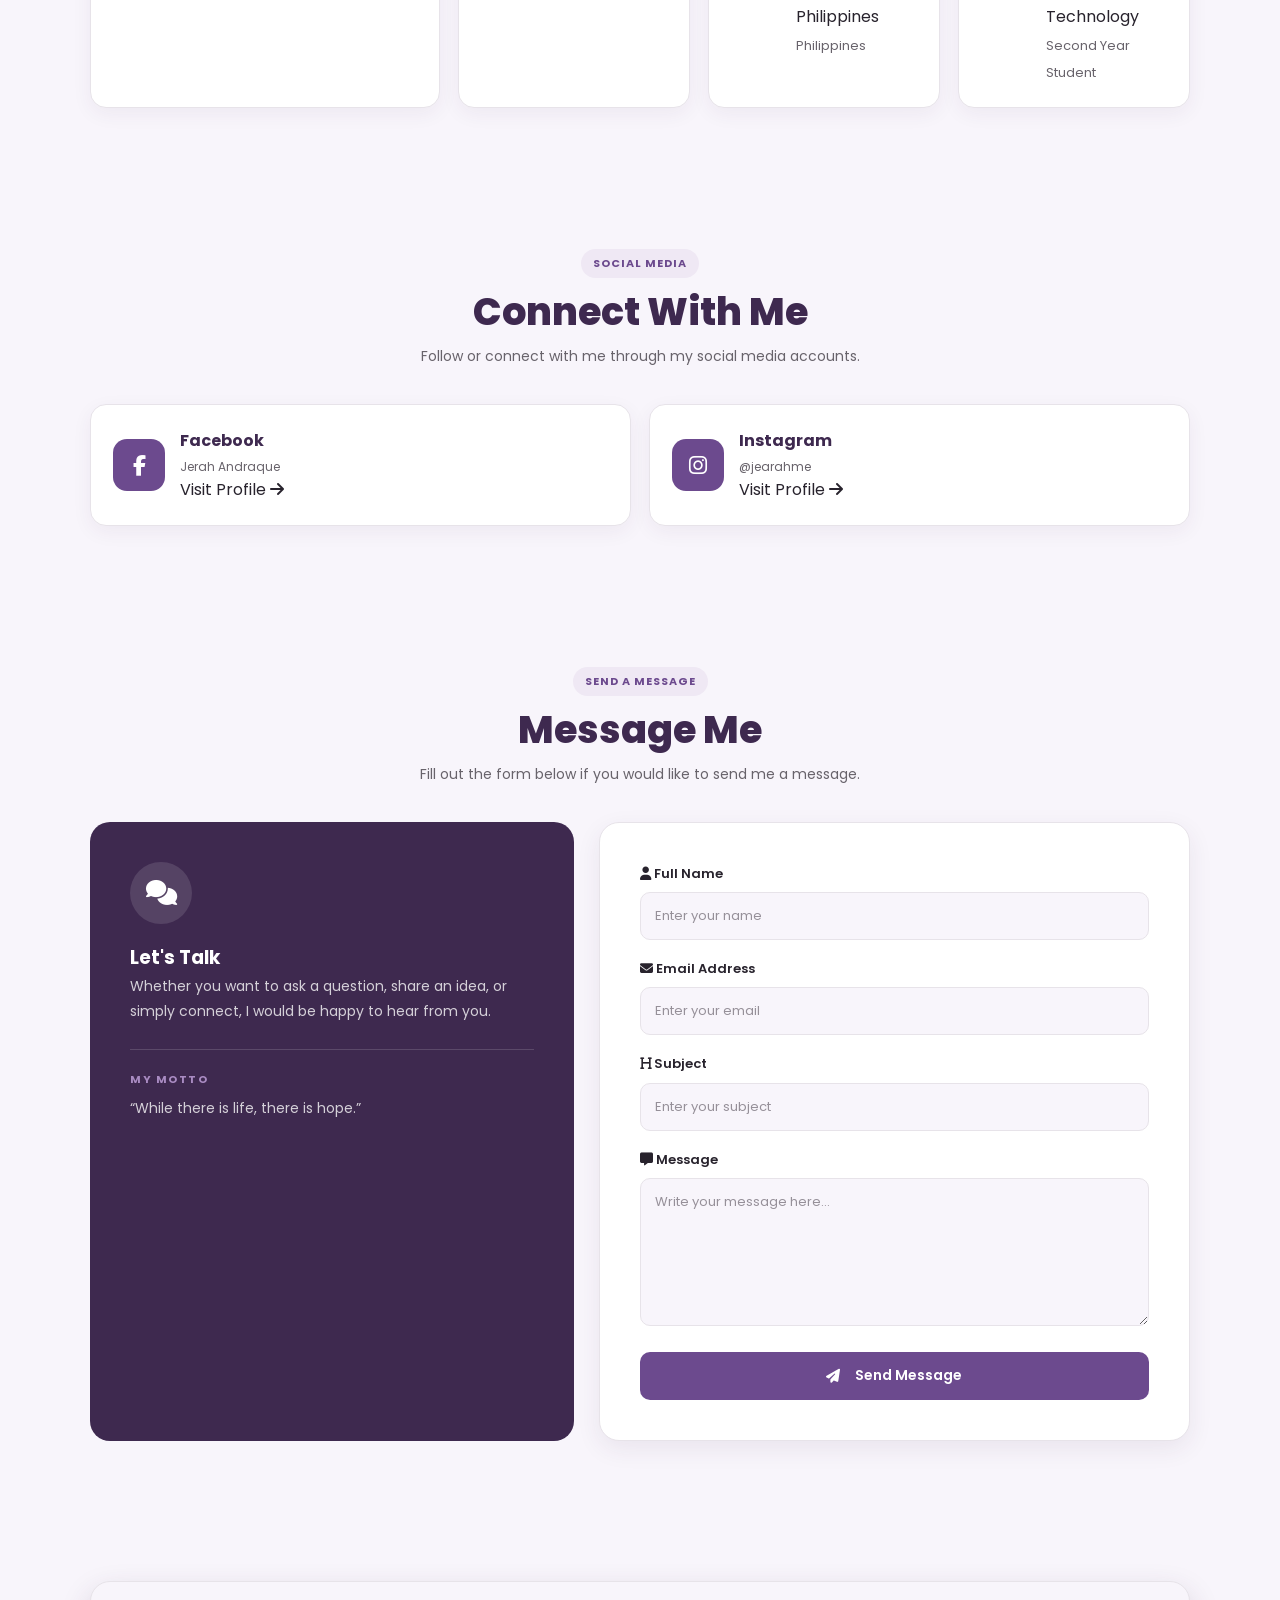
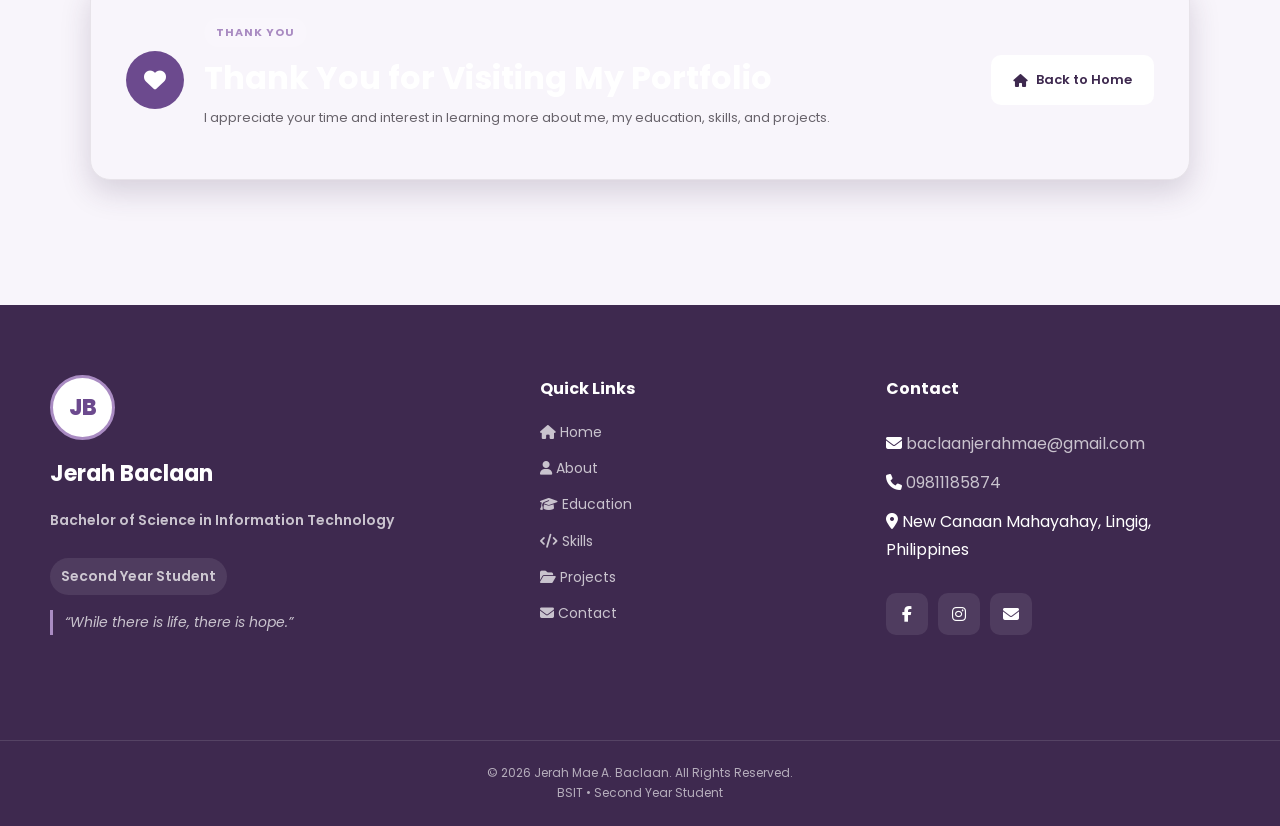
<file: contact.html>
<!DOCTYPE html>
<html lang="en">

<head>

    <meta charset="UTF-8">
    <meta name="viewport" content="width=device-width, initial-scale=1.0">

    <title>Contact | Jerah Mae A. Baclaan</title>

    <!-- Google Fonts -->
    <link rel="preconnect" href="https://fonts.googleapis.com">
    <link rel="preconnect" href="https://fonts.gstatic.com" crossorigin>

    <link
        href="https://fonts.googleapis.com/css2?family=Poppins:wght@300;400;500;600;700;800&display=swap"
        rel="stylesheet"
    >

    <!-- Font Awesome -->
    <link
        rel="stylesheet"
        href="https://cdnjs.cloudflare.com/ajax/libs/font-awesome/6.7.2/css/all.min.css"
    >

    <!-- Main CSS -->
    <link rel="stylesheet" href="css/style.css">

</head>

<body>


<!-- =========================================================
     HEADER
     ========================================================= -->

<header class="header">

    <div class="container header-container">

        <!-- BRAND -->
        <a href="index.html" class="brand">

            <div class="brand-logo">
                JB
            </div>

            <div class="brand-text">

                <span class="brand-name">
                    Jerah Baclaan
                </span>

                <span class="brand-role">
                    BSIT Student
                </span>

            </div>

        </a>


        <!-- HAMBURGER BUTTON -->
        <button
            class="menu-toggle"
            id="menuToggle"
            type="button"
            aria-label="Open navigation menu"
            aria-expanded="false"
        >

            <i class="fas fa-bars"></i>

        </button>


        <!-- NAVIGATION -->
        <nav class="nav-menu" id="navMenu">

            <a href="index.html">
                <i class="fas fa-house"></i>
                <span>Home</span>
            </a>

            <a href="about.html">
                <i class="fas fa-user"></i>
                <span>About</span>
            </a>

            <a href="education.html">
                <i class="fas fa-graduation-cap"></i>
                <span>Education</span>
            </a>

            <a href="skills.html">
                <i class="fas fa-code"></i>
                <span>Skills</span>
            </a>

            <a href="projects.html">
                <i class="fas fa-folder-open"></i>
                <span>Projects</span>
            </a>

            <a href="contact.html" class="active">
                <i class="fas fa-envelope"></i>
                <span>Contact</span>
            </a>

        </nav>

    </div>

</header>



<!-- =========================================================
     PAGE INTRO
     ========================================================= -->

<section class="page-intro">

    <div class="container">

        <span class="section-label">
            GET IN TOUCH
        </span>

        <h1>
            Contact Me
        </h1>

        <p>
            If you would like to connect with me,
            send a message or reach me through my
            contact information and social media.
        </p>

    </div>

</section>



<!-- =========================================================
     CONTACT DASHBOARD
     ========================================================= -->

<main>

    <section class="contact-section">

        <div class="container">

            <div class="section-heading">

                <span class="section-label">
                    CONTACT
                </span>

                <h2>
                    Let's Connect
                </h2>

                <p>
                    I am always open to learning,
                    communicating, and connecting with
                    people who share an interest in
                    technology and creativity.
                </p>

            </div>


            <!-- CONTACT DASHBOARD -->

            <div class="contact-dashboard">

                <div class="contact-intro-card">

                    <div class="contact-icon">

                        <i class="fas fa-paper-plane"></i>

                    </div>

                    <h3>
                        Send Me a Message
                    </h3>

                    <p>
                        Have a question, suggestion, or
                        simply want to say hello?
                        You can use the contact form
                        below to send me a message.
                    </p>

                </div>


                <div class="contact-student-card">

                    <div class="contact-avatar">

                        <i class="fas fa-user"></i>

                    </div>

                    <h3>
                        Jerah Mae A. Baclaan
                    </h3>

                    <p>
                        Bachelor of Science in
                        Information Technology
                    </p>

                    <span class="student-status">
                        Second Year Student
                    </span>

                </div>

            </div>

        </div>

    </section>
  <!-- =========================================================
     CONTACT INFORMATION
     ========================================================= -->

<section class="contact-information">

    <div class="container">

        <div class="section-heading">

            <span class="section-label">
                MY DETAILS
            </span>

            <h2>
                Contact Information
            </h2>

            <p>
                You can reach me using any of the
                contact details below.
            </p>

        </div>


        <!-- CONTACT INFO GRID -->

        <div class="contact-info-grid">


            <!-- EMAIL -->

            <div class="contact-info-card">

                <div class="contact-info-icon">

                    <i class="fas fa-envelope"></i>

                </div>

                <div class="contact-info-content">

                    <h3>
                        Email
                    </h3>

                    <p>
                        baclaanjerahmae@gmail.com
                    </p>

                    <a
                        href="mailto:baclaanjerahmae@gmail.com"
                        class="contact-link"
                    >
                        Send Email
                        <i class="fas fa-arrow-right"></i>
                    </a>

                </div>

            </div>



            <!-- PHONE -->

            <div class="contact-info-card">

                <div class="contact-info-icon">

                    <i class="fas fa-phone"></i>

                </div>

                <div class="contact-info-content">

                    <h3>
                        Phone
                    </h3>

                    <p>
                        09811185874
                    </p>

                    <a
                        href="tel:09811185874"
                        class="contact-link"
                    >
                        Call Me
                        <i class="fas fa-arrow-right"></i>
                    </a>

                </div>

            </div>



            <!-- LOCATION -->

            <div class="contact-info-card">

                <div class="contact-info-icon">

                    <i class="fas fa-location-dot"></i>

                </div>

                <div class="contact-info-content">

                    <h3>
                        Location
                    </h3>

                    <p>
                        New Canaan Mahayahay,
                        Lingig, Philippines
                    </p>

                    <span class="contact-detail">
                        Philippines
                    </span>

                </div>

            </div>



            <!-- COURSE -->

            <div class="contact-info-card">

                <div class="contact-info-icon">

                    <i class="fas fa-graduation-cap"></i>

                </div>

                <div class="contact-info-content">

                    <h3>
                        Course
                    </h3>

                    <p>
                        Bachelor of Science in
                        Information Technology
                    </p>

                    <span class="contact-detail">
                        Second Year Student
                    </span>

                </div>

            </div>

        </div>

    </div>

</section>



<!-- =========================================================
     SOCIAL MEDIA
     ========================================================= -->

<section class="social-section">

    <div class="container">

        <div class="section-heading">

            <span class="section-label">
                SOCIAL MEDIA
            </span>

            <h2>
                Connect With Me
            </h2>

            <p>
                Follow or connect with me through
                my social media accounts.
            </p>

        </div>


        <div class="social-grid">


            <!-- FACEBOOK -->

            <a
                href="https://www.facebook.com/jerahmae.andraquebaclaan"
                target="_blank"
                rel="noopener noreferrer"
                class="social-card facebook-card"
            >

                <div class="social-icon">

                    <i class="fab fa-facebook-f"></i>

                </div>

                <div class="social-content">

                    <h3>
                        Facebook
                    </h3>

                    <p>
                        Jerah Andraque
                    </p>

                    <span>
                        Visit Profile
                        <i class="fas fa-arrow-right"></i>
                    </span>

                </div>

            </a>



            <!-- INSTAGRAM -->

            <a
                href="https://www.instagram.com/jearahme?stkn=NGp4bjJjNGFtcTMw"
                target="_blank"
                rel="noopener noreferrer"
                class="social-card instagram-card"
            >

                <div class="social-icon">

                    <i class="fab fa-instagram"></i>

                </div>

                <div class="social-content">

                    <h3>
                        Instagram
                    </h3>

                    <p>
                        @jearahme
                    </p>

                    <span>
                        Visit Profile
                        <i class="fas fa-arrow-right"></i>
                    </span>

                </div>

            </a>

        </div>

    </div>

</section>
  <!-- =========================================================
     MESSAGE FORM
     ========================================================= -->

<section class="message-section">

    <div class="container">

        <div class="section-heading">

            <span class="section-label">
                SEND A MESSAGE
            </span>

            <h2>
                Message Me
            </h2>

            <p>
                Fill out the form below if you would
                like to send me a message.
            </p>

        </div>


        <div class="message-wrapper">


            <!-- MESSAGE INTRO -->

            <div class="message-info">

                <div class="message-info-icon">

                    <i class="fas fa-comments"></i>

                </div>

                <h3>
                    Let's Talk
                </h3>

                <p>
                    Whether you want to ask a question,
                    share an idea, or simply connect,
                    I would be happy to hear from you.
                </p>


                <div class="message-motto">

                    <span>
                        MY MOTTO
                    </span>

                    <p>
                        “While there is life,
                        there is hope.”
                    </p>

                </div>

            </div>



            <!-- CONTACT FORM -->

            <div class="contact-form-card">

                <form id="contactForm">


                    <!-- NAME -->

                    <div class="form-group">

                        <label for="name">
                            <i class="fas fa-user"></i>
                            Full Name
                        </label>

                        <input
                            type="text"
                            id="name"
                            name="name"
                            placeholder="Enter your name"
                            required
                        >

                    </div>



                    <!-- EMAIL -->

                    <div class="form-group">

                        <label for="email">
                            <i class="fas fa-envelope"></i>
                            Email Address
                        </label>

                        <input
                            type="email"
                            id="email"
                            name="email"
                            placeholder="Enter your email"
                            required
                        >

                    </div>



                    <!-- SUBJECT -->

                    <div class="form-group">

                        <label for="subject">
                            <i class="fas fa-heading"></i>
                            Subject
                        </label>

                        <input
                            type="text"
                            id="subject"
                            name="subject"
                            placeholder="Enter your subject"
                            required
                        >

                    </div>



                    <!-- MESSAGE -->

                    <div class="form-group">

                        <label for="message">
                            <i class="fas fa-message"></i>
                            Message
                        </label>

                        <textarea
                            id="message"
                            name="message"
                            rows="6"
                            placeholder="Write your message here..."
                            required
                        ></textarea>

                    </div>



                    <!-- SUBMIT BUTTON -->

                    <button
                        type="submit"
                        class="btn btn-primary submit-btn"
                    >

                        <i class="fas fa-paper-plane"></i>

                        Send Message

                    </button>


                    <!-- SUCCESS MESSAGE -->

                    <div
                        id="formMessage"
                        class="form-message"
                        aria-live="polite"
                    ></div>

                </form>

            </div>

        </div>

    </div>

</section>



<!-- =========================================================
     CONTACT CALL TO ACTION
     ========================================================= -->

<section class="contact-cta">

    <div class="container">

        <div class="cta-card">

            <div class="cta-icon">

                <i class="fas fa-heart"></i>

            </div>

            <div class="cta-content">

                <span class="section-label">
                    THANK YOU
                </span>

                <h2>
                    Thank You for Visiting My Portfolio
                </h2>

                <p>
                    I appreciate your time and interest
                    in learning more about me, my
                    education, skills, and projects.
                </p>

            </div>

            <a
                href="index.html"
                class="btn btn-primary"
            >

                <i class="fas fa-house"></i>

                Back to Home

            </a>

        </div>

    </div>

</section>
  <!-- =========================================================
     FOOTER
     ========================================================= -->

<footer class="footer">

    <div class="container footer-grid">


        <!-- FOOTER BRAND -->

        <div class="footer-column footer-brand">

            <div class="footer-logo">
                JB
            </div>

            <h3>
                Jerah Baclaan
            </h3>

            <p class="footer-role">
                Bachelor of Science in
                Information Technology
            </p>

            <p class="footer-status">
                Second Year Student
            </p>

            <p class="footer-motto">
                “While there is life,
                there is hope.”
            </p>

        </div>



        <!-- QUICK LINKS -->

        <div class="footer-column">

            <h3>
                Quick Links
            </h3>

            <ul class="footer-links">

                <li>
                    <a href="index.html">
                        <i class="fas fa-house"></i>
                        Home
                    </a>
                </li>

                <li>
                    <a href="about.html">
                        <i class="fas fa-user"></i>
                        About
                    </a>
                </li>

                <li>
                    <a href="education.html">
                        <i class="fas fa-graduation-cap"></i>
                        Education
                    </a>
                </li>

                <li>
                    <a href="skills.html">
                        <i class="fas fa-code"></i>
                        Skills
                    </a>
                </li>

                <li>
                    <a href="projects.html">
                        <i class="fas fa-folder-open"></i>
                        Projects
                    </a>
                </li>

                <li>
                    <a href="contact.html">
                        <i class="fas fa-envelope"></i>
                        Contact
                    </a>
                </li>

            </ul>

        </div>



        <!-- FOOTER CONTACT -->

        <div class="footer-column footer-contact">

            <h3>
                Contact
            </h3>

            <p>
                <i class="fas fa-envelope"></i>

                <a href="mailto:baclaanjerahmae@gmail.com">
                    baclaanjerahmae@gmail.com
                </a>
            </p>

            <p>
                <i class="fas fa-phone"></i>

                <a href="tel:09811185874">
                    09811185874
                </a>
            </p>

            <p>
                <i class="fas fa-location-dot"></i>

                New Canaan Mahayahay,
                Lingig, Philippines
            </p>



            <!-- SOCIAL LINKS -->

            <div class="footer-social">

                <a
                    href="https://www.facebook.com/jerahmae.andraquebaclaan"
                    target="_blank"
                    rel="noopener noreferrer"
                    aria-label="Facebook"
                >

                    <i class="fab fa-facebook-f"></i>

                </a>

                <a
                    href="https://www.instagram.com/jearahme?stkn=NGp4bjJjNGFtcTMw"
                    target="_blank"
                    rel="noopener noreferrer"
                    aria-label="Instagram"
                >

                    <i class="fab fa-instagram"></i>

                </a>

                <a
                    href="mailto:baclaanjerahmae@gmail.com"
                    aria-label="Email"
                >

                    <i class="fas fa-envelope"></i>

                </a>

            </div>

        </div>

    </div>



    <!-- FOOTER BOTTOM -->

    <div class="footer-bottom">

        <div class="container">

            <p>
                &copy;
                <span id="currentYear"></span>
                Jerah Mae A. Baclaan.
                All Rights Reserved.
            </p>

            <p>
                BSIT &bull; Second Year Student
            </p>

        </div>

    </div>

</footer>



<!-- =========================================================
     JAVASCRIPT
     ========================================================= -->

<script src="js/script.js"></script>

</body>

</html>
</file>
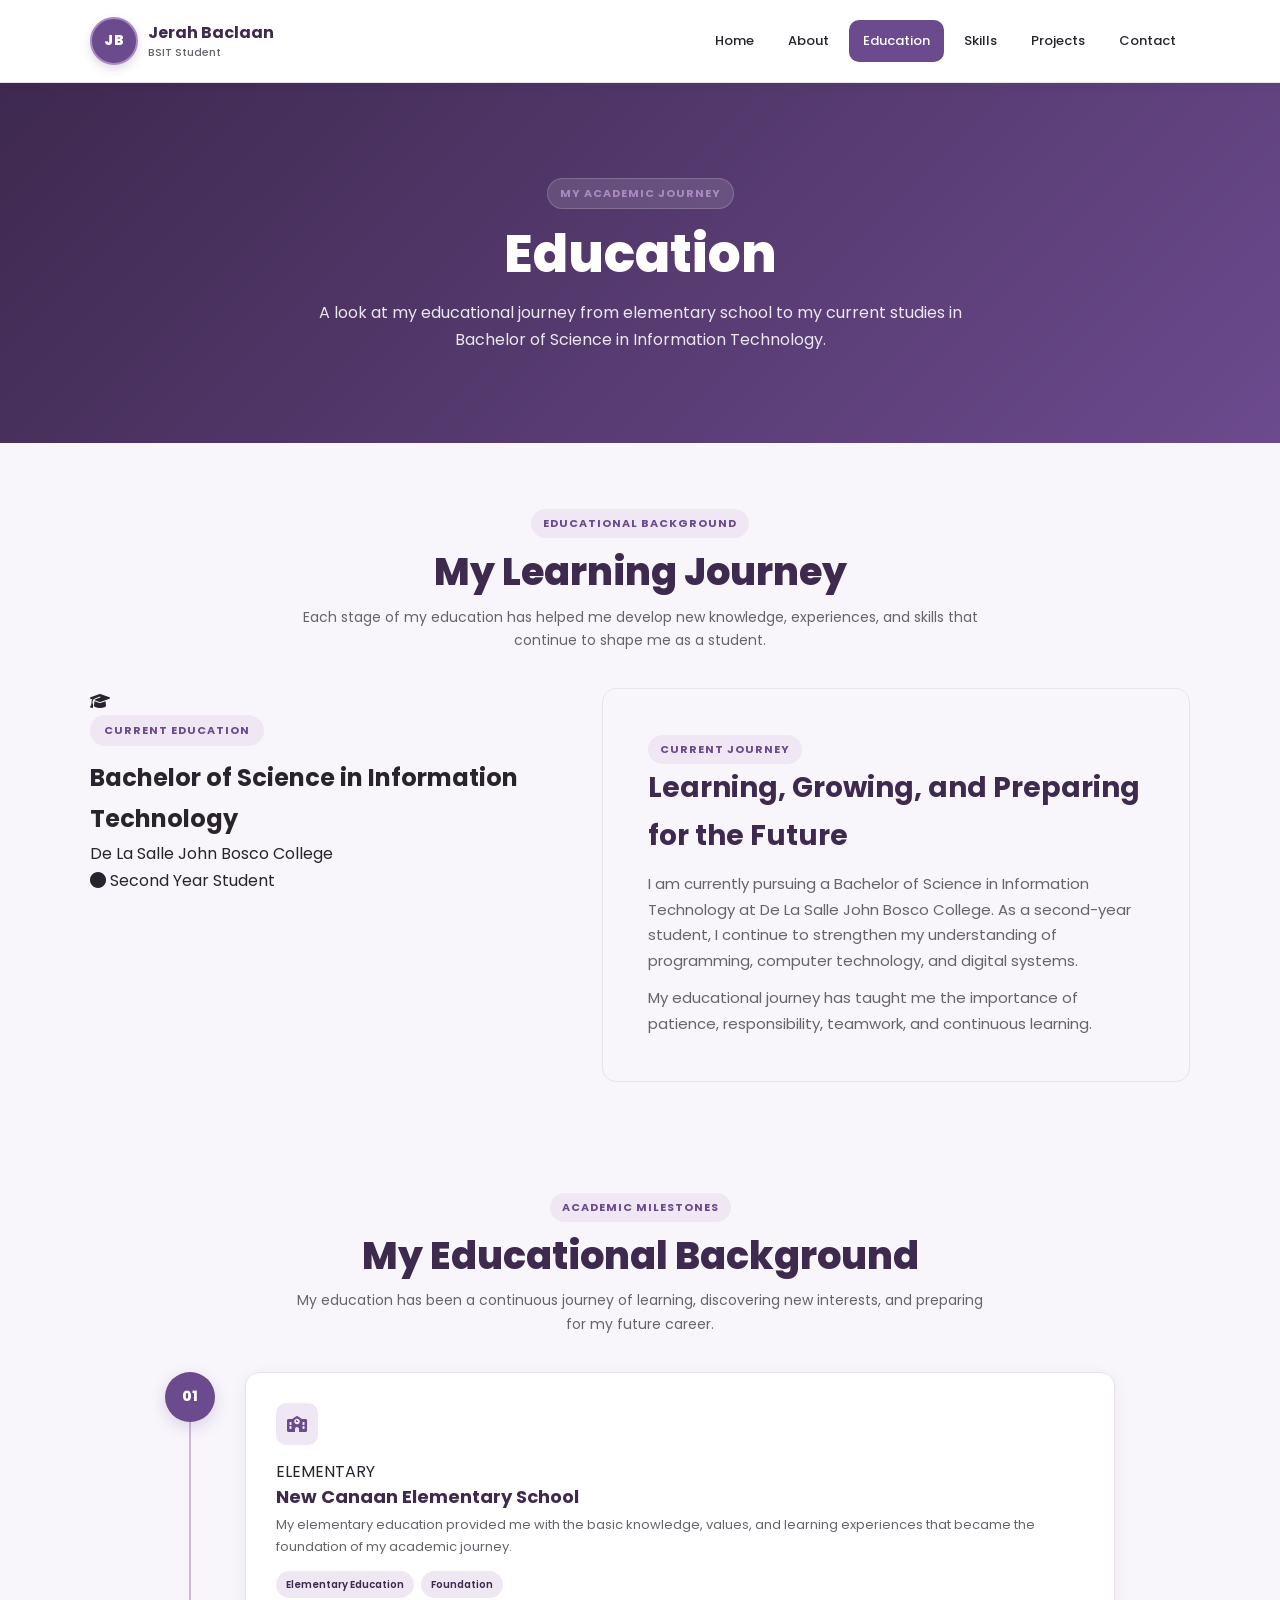
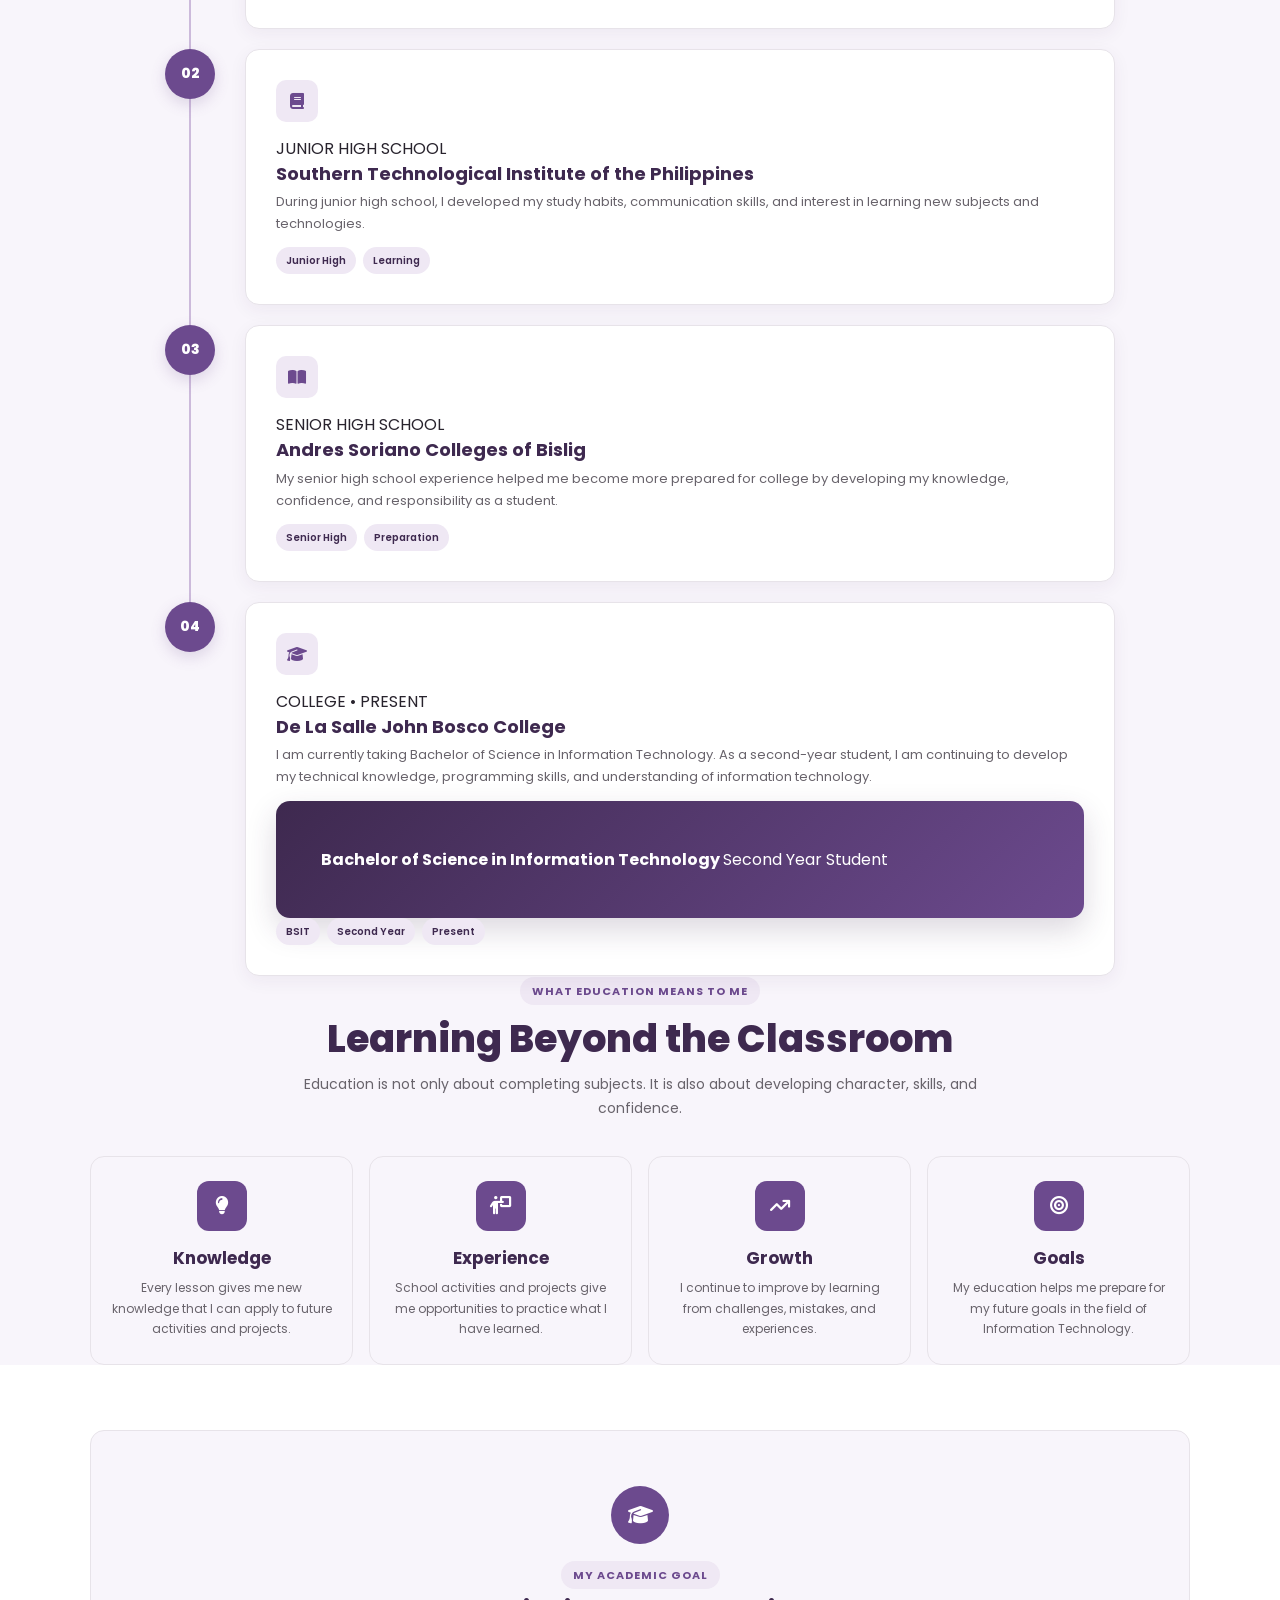
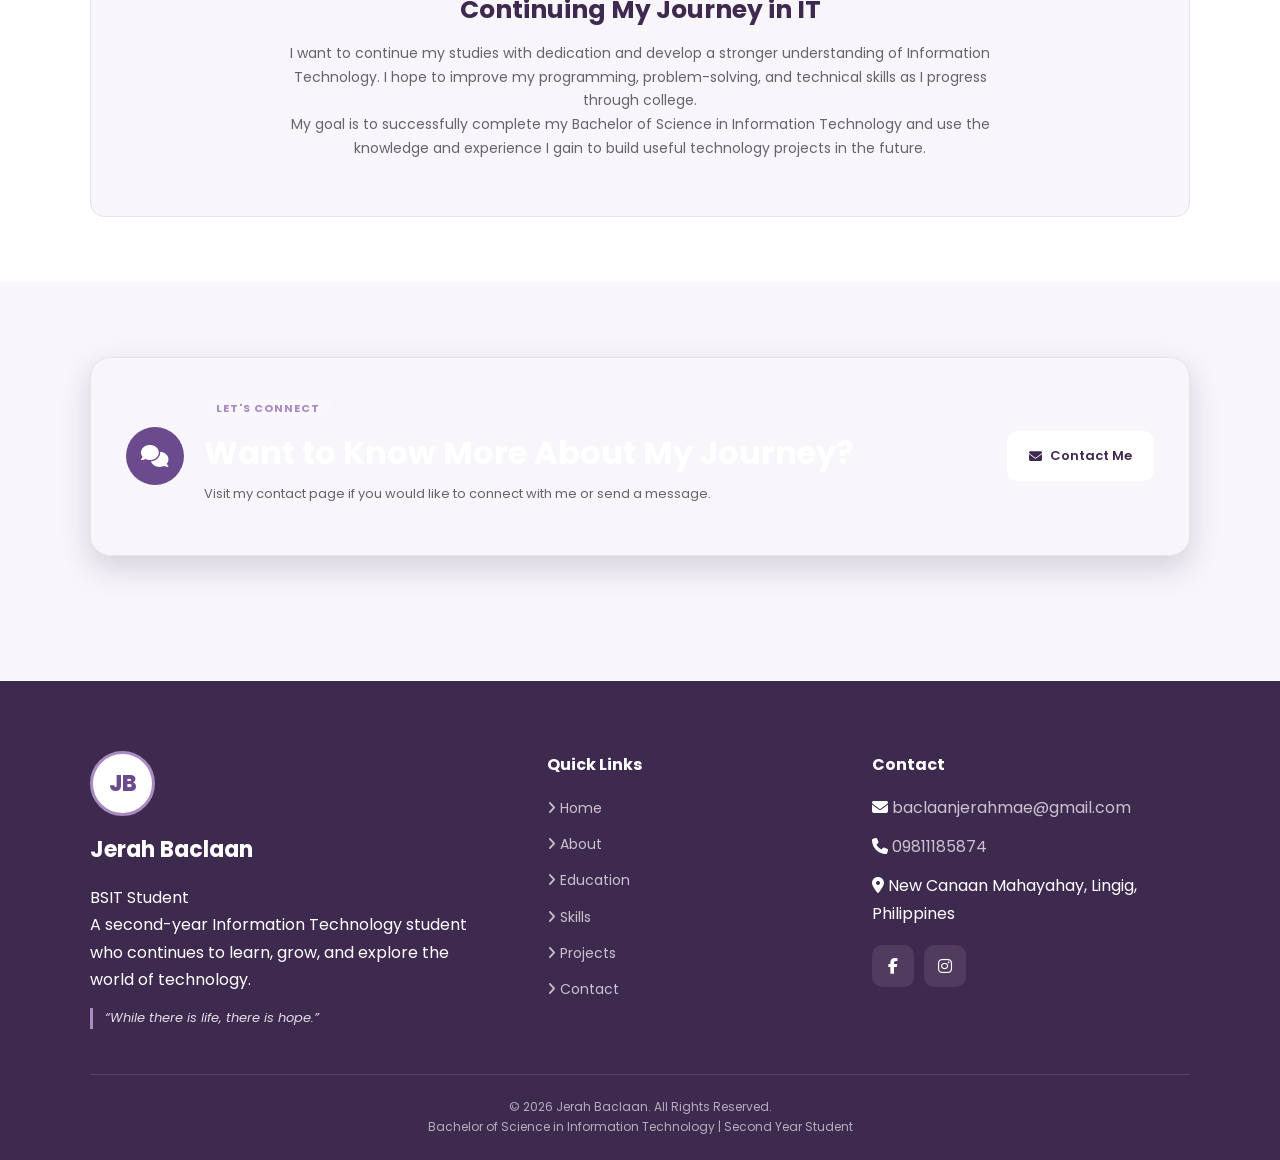
<file: education.html>
<!DOCTYPE html>
<html lang="en">

<head>

    <meta charset="UTF-8">

    <meta
        name="viewport"
        content="width=device-width, initial-scale=1.0"
    >

    <title>Education | Jerah Baclaan</title>

    <!-- Google Font -->

    <link
        rel="preconnect"
        href="https://fonts.googleapis.com"
    >

    <link
        rel="preconnect"
        href="https://fonts.gstatic.com"
        crossorigin
    >

    <link
        href="https://fonts.googleapis.com/css2?family=Poppins:wght@300;400;500;600;700;800&display=swap"
        rel="stylesheet"
    >

    <!-- Font Awesome -->

    <link
        rel="stylesheet"
        href="https://cdnjs.cloudflare.com/ajax/libs/font-awesome/6.7.2/css/all.min.css"
    >

    <!-- Main CSS -->

    <link
        rel="stylesheet"
        href="css/style.css"
    >

</head>


<body>


    <!-- =========================================
         HEADER
         ========================================= -->

    <header class="header">

        <div class="container header-container">


            <!-- Brand -->

            <a
                href="index.html"
                class="brand"
            >

                <div class="brand-logo">
                    JB
                </div>

                <div class="brand-text">

                    <span class="brand-name">
                        Jerah Baclaan
                    </span>

                    <span class="brand-role">
                        BSIT Student
                    </span>

                </div>

            </a>


            <!-- Hamburger Button -->

            <button
                class="menu-toggle"
                id="menuToggle"
                type="button"
                aria-label="Open navigation menu"
                aria-expanded="false"
            >

                <i class="fas fa-bars"></i>

            </button>


            <!-- Navigation -->

            <nav
                class="nav-menu"
                id="navMenu"
            >

                <a href="index.html">

                    <i class="fas fa-home"></i>

                    Home

                </a>


                <a href="about.html">

                    <i class="fas fa-user"></i>

                    About

                </a>


                <a
                    href="education.html"
                    class="active"
                >

                    <i class="fas fa-graduation-cap"></i>

                    Education

                </a>


                <a href="skills.html">

                    <i class="fas fa-code"></i>

                    Skills

                </a>


                <a href="projects.html">

                    <i class="fas fa-folder-open"></i>

                    Projects

                </a>


                <a href="contact.html">

                    <i class="fas fa-envelope"></i>

                    Contact

                </a>

            </nav>

        </div>

    </header>


    <!-- =========================================
         MAIN CONTENT
         ========================================= -->

    <main>


        <!-- =========================================
             PAGE INTRO
             ========================================= -->

        <section class="page-intro">

            <div class="container page-intro-content">

                <span class="section-label">
                    MY ACADEMIC JOURNEY
                </span>

                <h1>
                    Education
                </h1>

                <p>
                    A look at my educational journey from
                    elementary school to my current studies
                    in Bachelor of Science in Information
                    Technology.
                </p>

            </div>

        </section>


        <!-- =========================================
             EDUCATION OVERVIEW
             ========================================= -->

        <section class="education-section">

            <div class="container">


                <div class="section-heading">

                    <span class="section-label">
                        EDUCATIONAL BACKGROUND
                    </span>

                    <h2>
                        My Learning Journey
                    </h2>

                    <p>
                        Each stage of my education has helped
                        me develop new knowledge, experiences,
                        and skills that continue to shape me
                        as a student.
                    </p>

                </div>


                <!-- Education Dashboard -->

                <div class="education-dashboard">


                    <!-- Education Summary -->

                    <div class="education-summary">

                        <div class="education-summary-icon">

                            <i class="fas fa-graduation-cap"></i>

                        </div>

                        <span class="profile-label">
                            CURRENT EDUCATION
                        </span>

                        <h2>
                            Bachelor of Science
                            in Information Technology
                        </h2>

                        <p>
                            De La Salle John Bosco College
                        </p>

                        <div class="education-status">

                            <i class="fas fa-circle"></i>

                            Second Year Student

                        </div>

                    </div>


                    <!-- Education Description -->

                    <div class="education-description">

                        <span class="section-label">
                            CURRENT JOURNEY
                        </span>

                        <h2>
                            Learning, Growing, and Preparing
                            for the Future
                        </h2>

                        <p>
                            I am currently pursuing a Bachelor
                            of Science in Information Technology
                            at De La Salle John Bosco College.
                            As a second-year student, I continue
                            to strengthen my understanding of
                            programming, computer technology,
                            and digital systems.
                        </p>

                        <p>
                            My educational journey has taught me
                            the importance of patience,
                            responsibility, teamwork, and
                            continuous learning.
                        </p>

                    </div>

                </div>

            </div>

        </section>
                <!-- =========================================
             EDUCATION TIMELINE
             ========================================= -->

        <section class="education-timeline-section">

            <div class="container">


                <div class="section-heading">

                    <span class="section-label">
                        ACADEMIC MILESTONES
                    </span>

                    <h2>
                        My Educational Background
                    </h2>

                    <p>
                        My education has been a continuous journey
                        of learning, discovering new interests,
                        and preparing for my future career.
                    </p>

                </div>


                <div class="education-timeline">


                    <!-- =================================
                         ELEMENTARY
                         ================================= -->

                    <div class="timeline-item">

                        <div class="timeline-number">
                            01
                        </div>

                        <div class="timeline-line">
                        </div>

                        <div class="timeline-card">

                            <div class="timeline-icon">

                                <i class="fas fa-school"></i>

                            </div>

                            <div class="timeline-content">

                                <span class="timeline-level">
                                    ELEMENTARY
                                </span>

                                <h3>
                                    New Canaan Elementary School
                                </h3>

                                <p>
                                    My elementary education provided
                                    me with the basic knowledge,
                                    values, and learning experiences
                                    that became the foundation of my
                                    academic journey.
                                </p>

                                <div class="timeline-tags">

                                    <span>
                                        Elementary Education
                                    </span>

                                    <span>
                                        Foundation
                                    </span>

                                </div>

                            </div>

                        </div>

                    </div>


                    <!-- =================================
                         JUNIOR HIGH SCHOOL
                         ================================= -->

                    <div class="timeline-item">

                        <div class="timeline-number">
                            02
                        </div>

                        <div class="timeline-line">
                        </div>

                        <div class="timeline-card">

                            <div class="timeline-icon">

                                <i class="fas fa-book"></i>

                            </div>

                            <div class="timeline-content">

                                <span class="timeline-level">
                                    JUNIOR HIGH SCHOOL
                                </span>

                                <h3>
                                    Southern Technological
                                    Institute of the Philippines
                                </h3>

                                <p>
                                    During junior high school, I
                                    developed my study habits,
                                    communication skills, and
                                    interest in learning new
                                    subjects and technologies.
                                </p>

                                <div class="timeline-tags">

                                    <span>
                                        Junior High
                                    </span>

                                    <span>
                                        Learning
                                    </span>

                                </div>

                            </div>

                        </div>

                    </div>


                    <!-- =================================
                         SENIOR HIGH SCHOOL
                         ================================= -->

                    <div class="timeline-item">

                        <div class="timeline-number">
                            03
                        </div>

                        <div class="timeline-line">
                        </div>

                        <div class="timeline-card">

                            <div class="timeline-icon">

                                <i class="fas fa-book-open"></i>

                            </div>

                            <div class="timeline-content">

                                <span class="timeline-level">
                                    SENIOR HIGH SCHOOL
                                </span>

                                <h3>
                                    Andres Soriano Colleges
                                    of Bislig
                                </h3>

                                <p>
                                    My senior high school experience
                                    helped me become more prepared
                                    for college by developing my
                                    knowledge, confidence, and
                                    responsibility as a student.
                                </p>

                                <div class="timeline-tags">

                                    <span>
                                        Senior High
                                    </span>

                                    <span>
                                        Preparation
                                    </span>

                                </div>

                            </div>

                        </div>

                    </div>


                    <!-- =================================
                         COLLEGE
                         ================================= -->

                    <div class="timeline-item current">

                        <div class="timeline-number">
                            04
                        </div>

                        <div class="timeline-line">
                        </div>

                        <div class="timeline-card">

                            <div class="timeline-icon">

                                <i class="fas fa-graduation-cap"></i>

                            </div>

                            <div class="timeline-content">

                                <span class="timeline-level">
                                    COLLEGE • PRESENT
                                </span>

                                <h3>
                                    De La Salle John Bosco College
                                </h3>

                                <p>
                                    I am currently taking Bachelor
                                    of Science in Information
                                    Technology. As a second-year
                                    student, I am continuing to
                                    develop my technical knowledge,
                                    programming skills, and
                                    understanding of information
                                    technology.
                                </p>

                                <div class="current-course">

                                    <strong>
                                        Bachelor of Science
                                        in Information Technology
                                    </strong>

                                    <span>
                                        Second Year Student
                                    </span>

                                </div>

                                <div class="timeline-tags">

                                    <span>
                                        BSIT
                                    </span>

                                    <span>
                                        Second Year
                                    </span>

                                    <span>
                                        Present
                                    </span>

                                </div>

                            </div>

                        </div>

                    </div>


                </div>

            </div>

        </section>


        <!-- =========================================
             EDUCATION VALUES
             ========================================= -->

        <section class="education-values-section">

            <div class="container">

                <div class="section-heading">

                    <span class="section-label">
                        WHAT EDUCATION MEANS TO ME
                    </span>

                    <h2>
                        Learning Beyond the Classroom
                    </h2>

                    <p>
                        Education is not only about completing
                        subjects. It is also about developing
                        character, skills, and confidence.
                    </p>

                </div>


                <div class="education-values-grid">


                    <!-- Value 1 -->

                    <div class="education-value-card">

                        <div class="education-value-icon">

                            <i class="fas fa-lightbulb"></i>

                        </div>

                        <h3>
                            Knowledge
                        </h3>

                        <p>
                            Every lesson gives me new knowledge
                            that I can apply to future activities
                            and projects.
                        </p>

                    </div>


                    <!-- Value 2 -->

                    <div class="education-value-card">

                        <div class="education-value-icon">

                            <i class="fas fa-person-chalkboard"></i>

                        </div>

                        <h3>
                            Experience
                        </h3>

                        <p>
                            School activities and projects give
                            me opportunities to practice what I
                            have learned.
                        </p>

                    </div>


                    <!-- Value 3 -->

                    <div class="education-value-card">

                        <div class="education-value-icon">

                            <i class="fas fa-arrow-trend-up"></i>

                        </div>

                        <h3>
                            Growth
                        </h3>

                        <p>
                            I continue to improve by learning from
                            challenges, mistakes, and experiences.
                        </p>

                    </div>


                    <!-- Value 4 -->

                    <div class="education-value-card">

                        <div class="education-value-icon">

                            <i class="fas fa-bullseye"></i>

                        </div>

                        <h3>
                            Goals
                        </h3>

                        <p>
                            My education helps me prepare for my
                            future goals in the field of
                            Information Technology.
                        </p>

                    </div>


                </div>

            </div>

        </section>
                <!-- =========================================
             FUTURE ACADEMIC GOAL
             ========================================= -->

        <section class="future-section">

            <div class="container">

                <div class="future-card">

                    <div class="future-icon">

                        <i class="fas fa-graduation-cap"></i>

                    </div>

                    <div class="future-content">

                        <span class="section-label">
                            MY ACADEMIC GOAL
                        </span>

                        <h2>
                            Continuing My Journey in IT
                        </h2>

                        <p>
                            I want to continue my studies with
                            dedication and develop a stronger
                            understanding of Information Technology.
                            I hope to improve my programming,
                            problem-solving, and technical skills
                            as I progress through college.
                        </p>

                        <p>
                            My goal is to successfully complete my
                            Bachelor of Science in Information
                            Technology and use the knowledge and
                            experience I gain to build useful
                            technology projects in the future.
                        </p>

                    </div>

                </div>

            </div>

        </section>


        <!-- =========================================
             CONTACT CALL TO ACTION
             ========================================= -->

        <section class="contact-cta">

            <div class="container">

                <div class="cta-card">

                    <div class="cta-icon">

                        <i class="fas fa-comments"></i>

                    </div>

                    <div class="cta-content">

                        <span class="section-label">
                            LET'S CONNECT
                        </span>

                        <h2>
                            Want to Know More About My Journey?
                        </h2>

                        <p>
                            Visit my contact page if you would like
                            to connect with me or send a message.
                        </p>

                    </div>

                    <a
                        href="contact.html"
                        class="btn btn-primary"
                    >

                        <i class="fas fa-envelope"></i>

                        Contact Me

                    </a>

                </div>

            </div>

        </section>

    </main>


    <!-- =========================================
         FOOTER
         ========================================= -->

    <footer class="footer">

        <div class="container">

            <div class="footer-grid">


                <!-- Footer About -->

                <div class="footer-column">

                    <a
                        href="index.html"
                        class="footer-brand"
                    >

                        <div class="footer-logo">
                            JB
                        </div>

                        <div>

                            <h3>
                                Jerah Baclaan
                            </h3>

                            <span>
                                BSIT Student
                            </span>

                        </div>

                    </a>

                    <p>
                        A second-year Information Technology
                        student who continues to learn, grow,
                        and explore the world of technology.
                    </p>

                    <p class="footer-motto">
                        “While there is life, there is hope.”
                    </p>

                </div>


                <!-- Footer Links -->

                <div class="footer-column">

                    <h3>
                        Quick Links
                    </h3>

                    <ul class="footer-links">

                        <li>
                            <a href="index.html">
                                <i class="fas fa-angle-right"></i>
                                Home
                            </a>
                        </li>

                        <li>
                            <a href="about.html">
                                <i class="fas fa-angle-right"></i>
                                About
                            </a>
                        </li>

                        <li>
                            <a href="education.html">
                                <i class="fas fa-angle-right"></i>
                                Education
                            </a>
                        </li>

                        <li>
                            <a href="skills.html">
                                <i class="fas fa-angle-right"></i>
                                Skills
                            </a>
                        </li>

                        <li>
                            <a href="projects.html">
                                <i class="fas fa-angle-right"></i>
                                Projects
                            </a>
                        </li>

                        <li>
                            <a href="contact.html">
                                <i class="fas fa-angle-right"></i>
                                Contact
                            </a>
                        </li>

                    </ul>

                </div>


                <!-- Footer Contact -->

                <div class="footer-column">

                    <h3>
                        Contact
                    </h3>

                    <ul class="footer-contact">

                        <li>

                            <i class="fas fa-envelope"></i>

                            <a href="mailto:baclaanjerahmae@gmail.com">
                                baclaanjerahmae@gmail.com
                            </a>

                        </li>


                        <li>

                            <i class="fas fa-phone"></i>

                            <a href="tel:09811185874">
                                09811185874
                            </a>

                        </li>


                        <li>

                            <i class="fas fa-location-dot"></i>

                            <span>
                                New Canaan Mahayahay,
                                Lingig, Philippines
                            </span>

                        </li>

                    </ul>


                    <!-- Social Links -->

                    <div class="footer-social">

                        <a
                            href="https://www.facebook.com/jerahmae.andraquebaclaan"
                            target="_blank"
                            rel="noopener noreferrer"
                            aria-label="Facebook"
                        >

                            <i class="fab fa-facebook-f"></i>

                        </a>


                        <a
                            href="https://www.instagram.com/jearahme?stkn=NGp4bjJjNGFtcTMw"
                            target="_blank"
                            rel="noopener noreferrer"
                            aria-label="Instagram"
                        >

                            <i class="fab fa-instagram"></i>

                        </a>

                    </div>

                </div>

            </div>


            <!-- =================================
                 FOOTER BOTTOM
                 ================================= -->

            <div class="footer-bottom">

                <p>

                    &copy;

                    <span id="currentYear"></span>

                    Jerah Baclaan.
                    All Rights Reserved.

                </p>

                <p>

                    Bachelor of Science in Information Technology
                    | Second Year Student

                </p>

            </div>

        </div>

    </footer>


    <!-- =========================================
         JAVASCRIPT
         ========================================= -->

    <script src="js/script.js"></script>

</body>

</html>
</file>
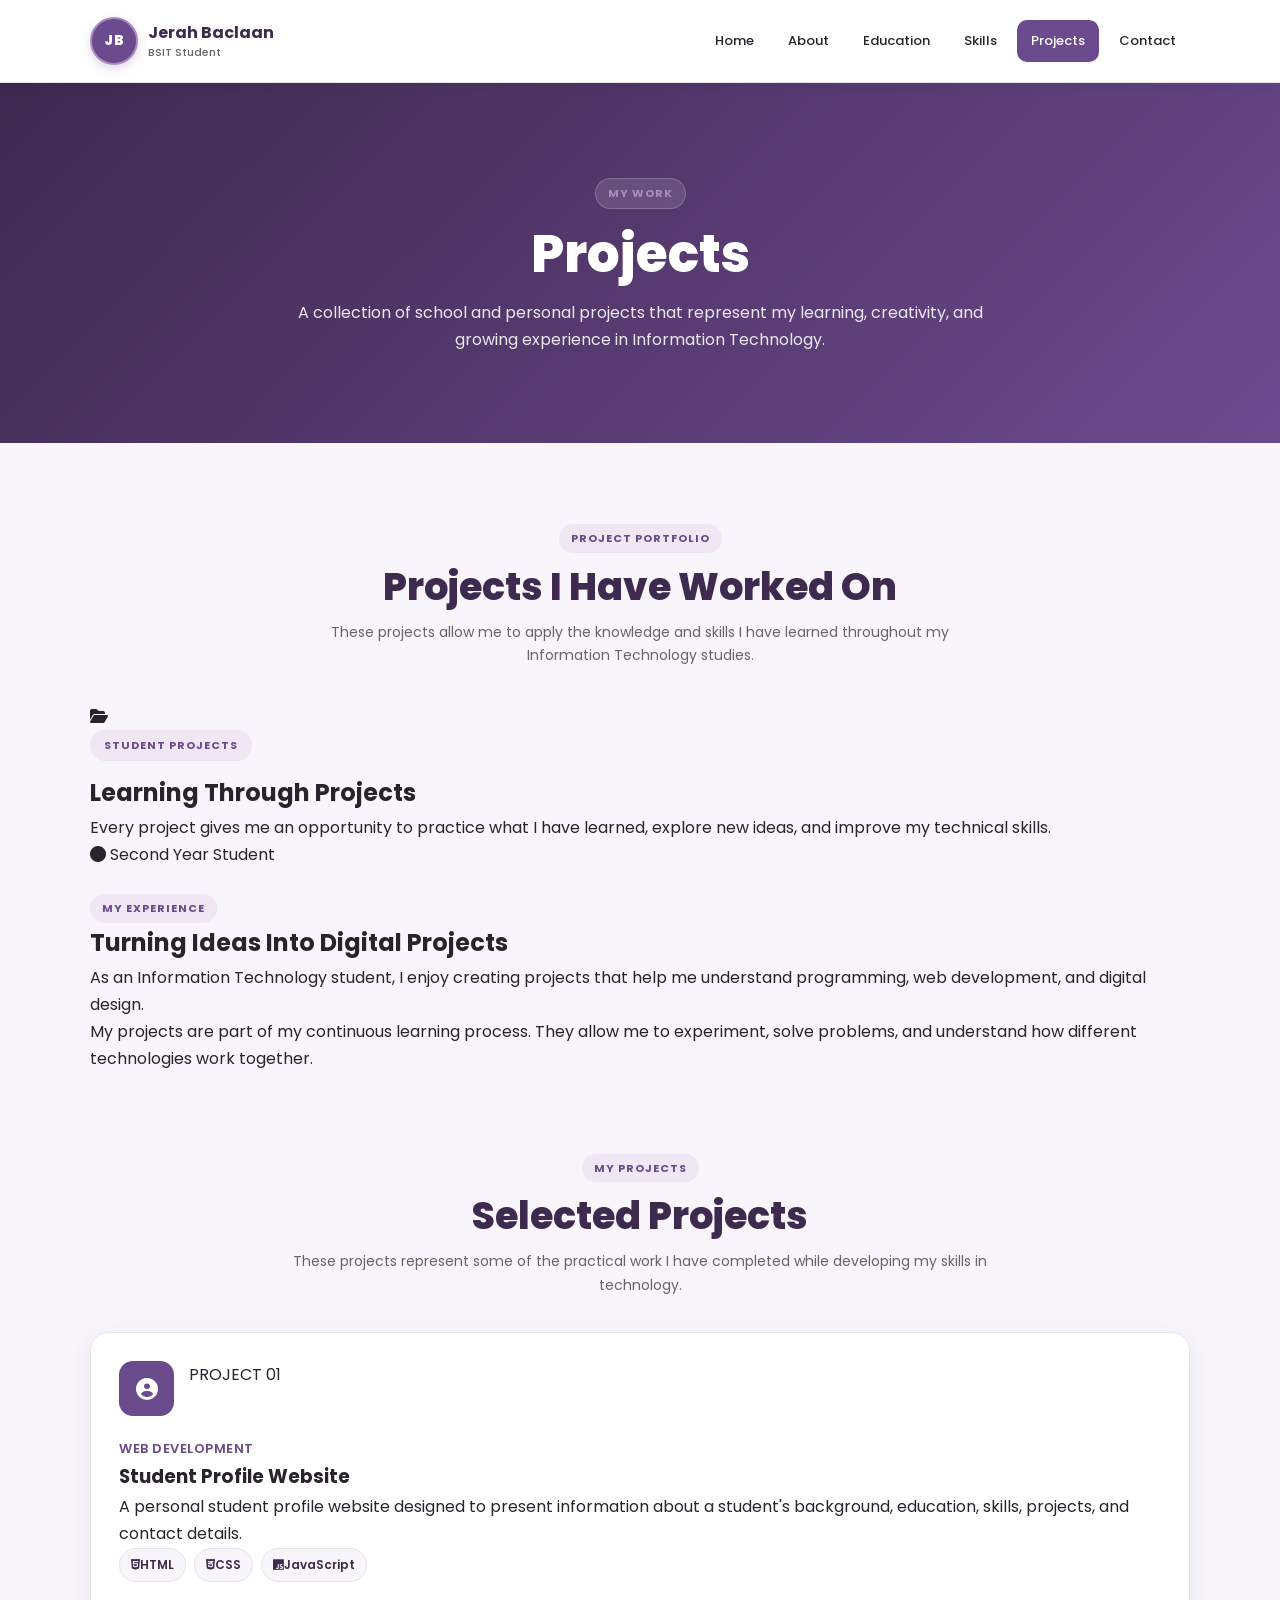
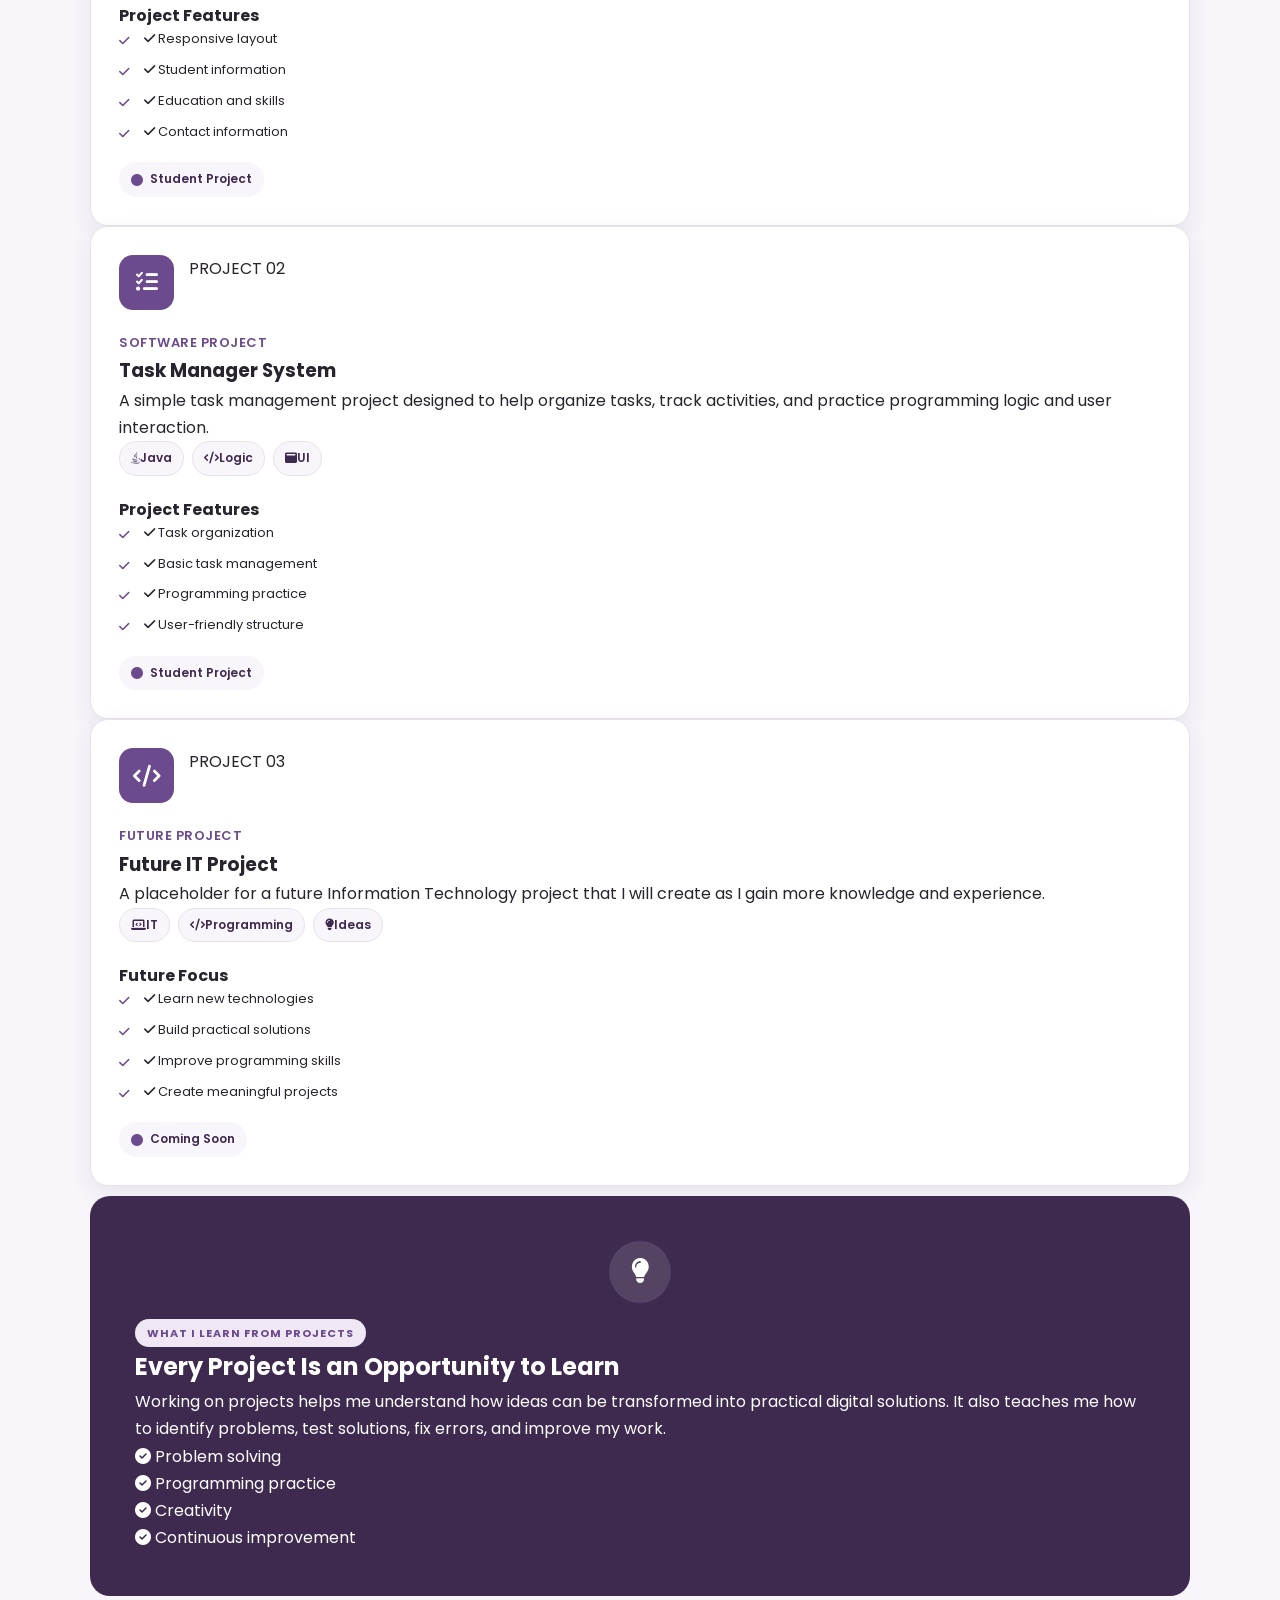
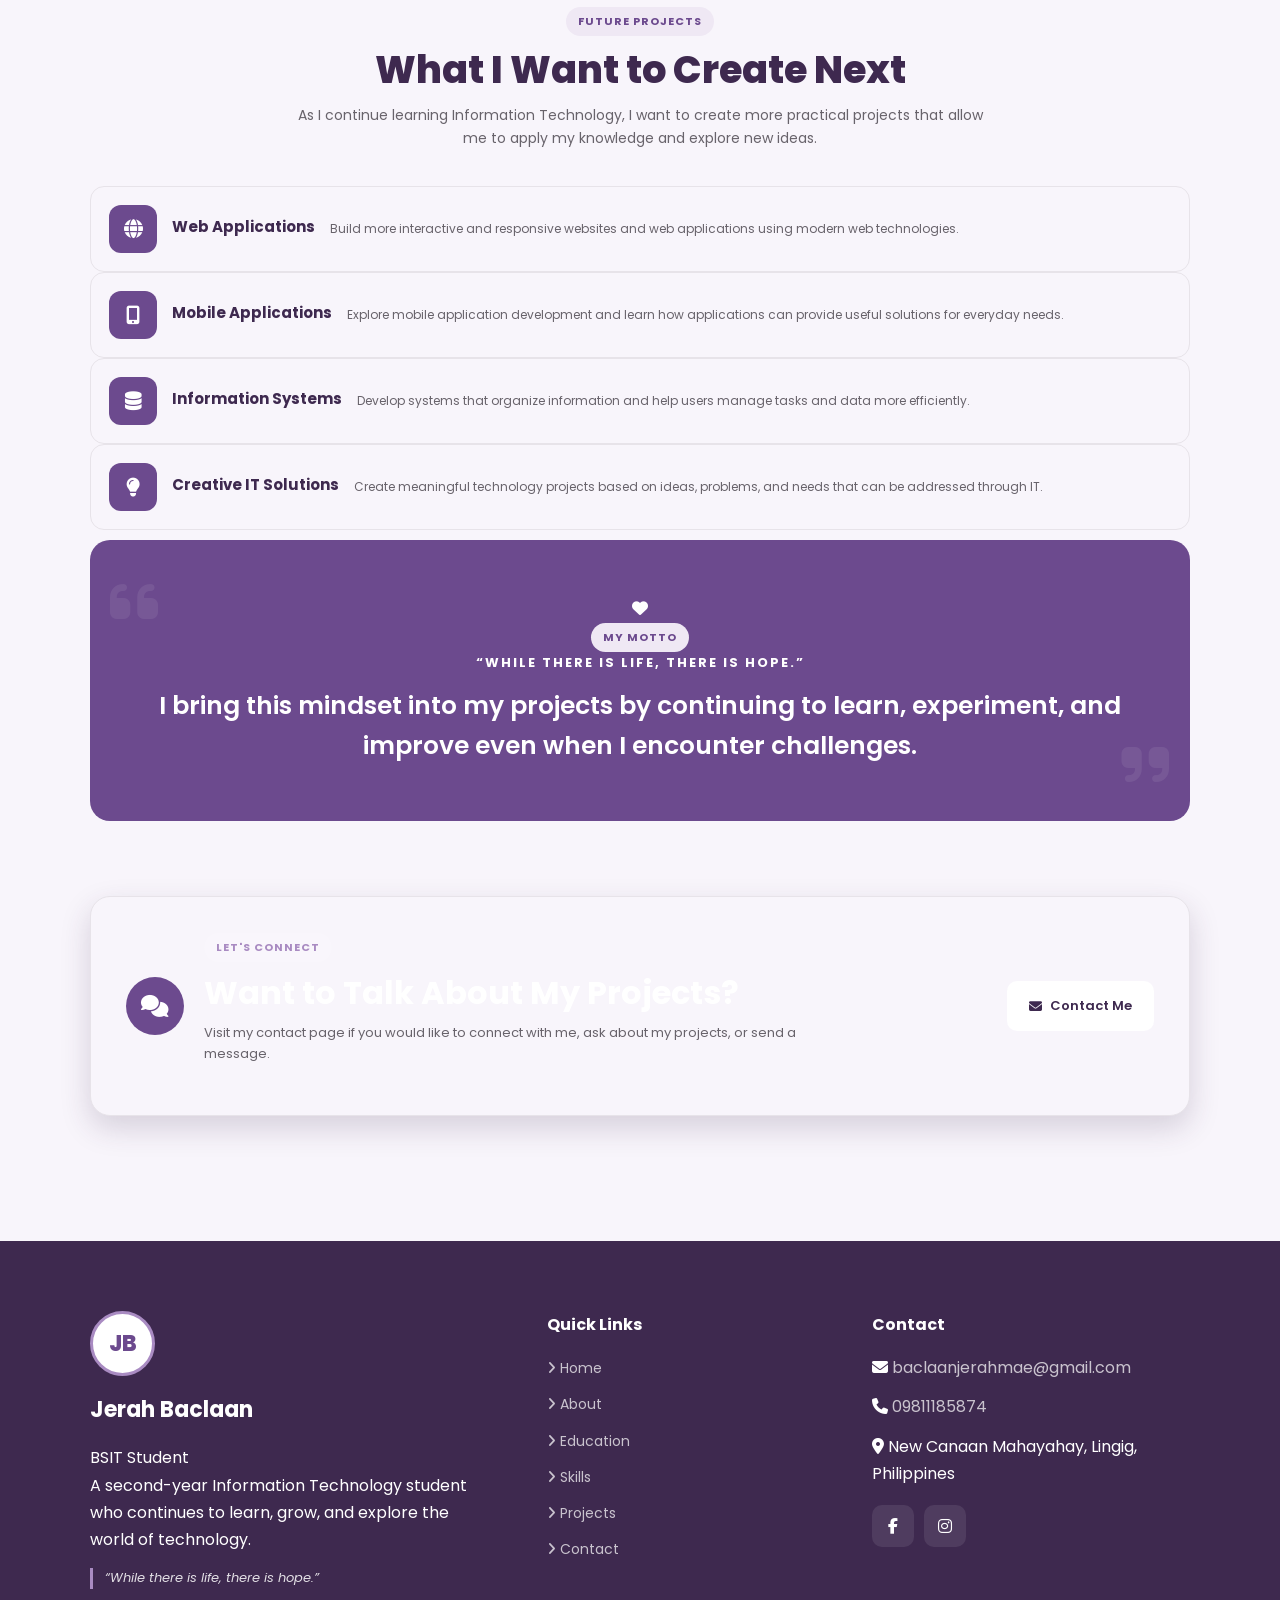
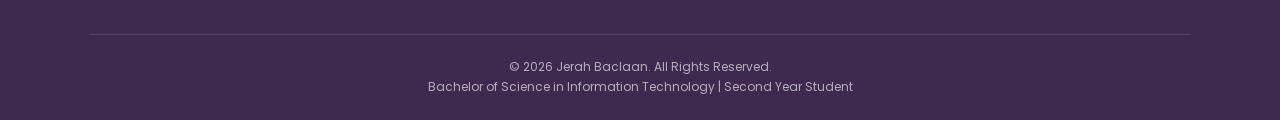
<file: projects.html>
<!DOCTYPE html>
<html lang="en">

<head>

    <meta charset="UTF-8">

    <meta
        name="viewport"
        content="width=device-width, initial-scale=1.0"
    >

    <title>Projects | Jerah Baclaan</title>


    <!-- Google Font -->

    <link
        rel="preconnect"
        href="https://fonts.googleapis.com"
    >

    <link
        rel="preconnect"
        href="https://fonts.gstatic.com"
        crossorigin
    >

    <link
        href="https://fonts.googleapis.com/css2?family=Poppins:wght@300;400;500;600;700;800&display=swap"
        rel="stylesheet"
    >


    <!-- Font Awesome -->

    <link
        rel="stylesheet"
        href="https://cdnjs.cloudflare.com/ajax/libs/font-awesome/6.7.2/css/all.min.css"
    >


    <!-- Main CSS -->

    <link
        rel="stylesheet"
        href="css/style.css"
    >

</head>


<body>


    <!-- =========================================
         HEADER
         ========================================= -->

    <header class="header">

        <div class="container header-container">


            <!-- Brand -->

            <a
                href="index.html"
                class="brand"
            >

                <div class="brand-logo">
                    JB
                </div>

                <div class="brand-text">

                    <span class="brand-name">
                        Jerah Baclaan
                    </span>

                    <span class="brand-role">
                        BSIT Student
                    </span>

                </div>

            </a>


            <!-- Hamburger Button -->

            <button
                class="menu-toggle"
                id="menuToggle"
                type="button"
                aria-label="Open navigation menu"
                aria-expanded="false"
            >

                <i class="fas fa-bars"></i>

            </button>


            <!-- Navigation -->

            <nav
                class="nav-menu"
                id="navMenu"
            >

                <a href="index.html">

                    <i class="fas fa-home"></i>

                    Home

                </a>


                <a href="about.html">

                    <i class="fas fa-user"></i>

                    About

                </a>


                <a href="education.html">

                    <i class="fas fa-graduation-cap"></i>

                    Education

                </a>


                <a href="skills.html">

                    <i class="fas fa-code"></i>

                    Skills

                </a>


                <a
                    href="projects.html"
                    class="active"
                >

                    <i class="fas fa-folder-open"></i>

                    Projects

                </a>


                <a href="contact.html">

                    <i class="fas fa-envelope"></i>

                    Contact

                </a>

            </nav>

        </div>

    </header>


    <!-- =========================================
         MAIN CONTENT
         ========================================= -->

    <main>


        <!-- =========================================
             PAGE INTRO
             ========================================= -->

        <section class="page-intro">

            <div class="container page-intro-content">

                <span class="section-label">
                    MY WORK
                </span>

                <h1>
                    Projects
                </h1>

                <p>
                    A collection of school and personal projects
                    that represent my learning, creativity,
                    and growing experience in Information Technology.
                </p>

            </div>

        </section>


        <!-- =========================================
             PROJECT INTRODUCTION
             ========================================= -->

        <section class="projects-section">

            <div class="container">


                <div class="section-heading">

                    <span class="section-label">
                        PROJECT PORTFOLIO
                    </span>

                    <h2>
                        Projects I Have Worked On
                    </h2>

                    <p>
                        These projects allow me to apply the
                        knowledge and skills I have learned
                        throughout my Information Technology
                        studies.
                    </p>

                </div>


                <!-- Projects Dashboard -->

                <div class="projects-dashboard">


                    <!-- Project Summary -->

                    <div class="projects-summary">

                        <div class="projects-summary-icon">

                            <i class="fas fa-folder-open"></i>

                        </div>

                        <span class="profile-label">
                            STUDENT PROJECTS
                        </span>

                        <h2>
                            Learning Through Projects
                        </h2>

                        <p>
                            Every project gives me an opportunity
                            to practice what I have learned,
                            explore new ideas, and improve my
                            technical skills.
                        </p>

                        <div class="projects-status">

                            <i class="fas fa-circle"></i>

                            Second Year Student

                        </div>

                    </div>


                    <!-- Projects Description -->

                    <div class="projects-description">

                        <span class="section-label">
                            MY EXPERIENCE
                        </span>

                        <h2>
                            Turning Ideas Into Digital Projects
                        </h2>

                        <p>
                            As an Information Technology student,
                            I enjoy creating projects that help
                            me understand programming, web
                            development, and digital design.
                        </p>

                        <p>
                            My projects are part of my continuous
                            learning process. They allow me to
                            experiment, solve problems, and
                            understand how different technologies
                            work together.
                        </p>

                    </div>

                </div>

            </div>

        </section>
                <!-- =========================================
             PROJECT CARDS
             ========================================= -->

        <section class="project-list-section">

            <div class="container">


                <div class="section-heading">

                    <span class="section-label">
                        MY PROJECTS
                    </span>

                    <h2>
                        Selected Projects
                    </h2>

                    <p>
                        These projects represent some of the
                        practical work I have completed while
                        developing my skills in technology.
                    </p>

                </div>


                <div class="project-cards-grid">


                    <!-- =================================
                         PROJECT 1
                         ================================= -->

                    <article class="project-card">


                        <div class="project-card-header">

                            <div class="project-icon">

                                <i class="fas fa-user-circle"></i>

                            </div>

                            <span class="project-number">
                                PROJECT 01
                            </span>

                        </div>


                        <div class="project-card-body">

                            <span class="project-category">
                                WEB DEVELOPMENT
                            </span>

                            <h3>
                                Student Profile Website
                            </h3>

                            <p>
                                A personal student profile website
                                designed to present information
                                about a student's background,
                                education, skills, projects,
                                and contact details.
                            </p>


                            <!-- Technologies -->

                            <div class="project-tech">

                                <span>
                                    <i class="fab fa-html5"></i>
                                    HTML
                                </span>

                                <span>
                                    <i class="fab fa-css3-alt"></i>
                                    CSS
                                </span>

                                <span>
                                    <i class="fab fa-js"></i>
                                    JavaScript
                                </span>

                            </div>


                            <!-- Features -->

                            <div class="project-features">

                                <h4>
                                    Project Features
                                </h4>

                                <ul>

                                    <li>
                                        <i class="fas fa-check"></i>
                                        Responsive layout
                                    </li>

                                    <li>
                                        <i class="fas fa-check"></i>
                                        Student information
                                    </li>

                                    <li>
                                        <i class="fas fa-check"></i>
                                        Education and skills
                                    </li>

                                    <li>
                                        <i class="fas fa-check"></i>
                                        Contact information
                                    </li>

                                </ul>

                            </div>

                        </div>


                        <div class="project-card-footer">

                            <span class="project-status">

                                <i class="fas fa-circle"></i>

                                Student Project

                            </span>

                        </div>

                    </article>


                    <!-- =================================
                         PROJECT 2
                         ================================= -->

                    <article class="project-card">


                        <div class="project-card-header">

                            <div class="project-icon">

                                <i class="fas fa-list-check"></i>

                            </div>

                            <span class="project-number">
                                PROJECT 02
                            </span>

                        </div>


                        <div class="project-card-body">

                            <span class="project-category">
                                SOFTWARE PROJECT
                            </span>

                            <h3>
                                Task Manager System
                            </h3>

                            <p>
                                A simple task management project
                                designed to help organize tasks,
                                track activities, and practice
                                programming logic and user
                                interaction.
                            </p>


                            <!-- Technologies -->

                            <div class="project-tech">

                                <span>
                                    <i class="fab fa-java"></i>
                                    Java
                                </span>

                                <span>
                                    <i class="fas fa-code"></i>
                                    Logic
                                </span>

                                <span>
                                    <i class="fas fa-window-maximize"></i>
                                    UI
                                </span>

                            </div>


                            <!-- Features -->

                            <div class="project-features">

                                <h4>
                                    Project Features
                                </h4>

                                <ul>

                                    <li>
                                        <i class="fas fa-check"></i>
                                        Task organization
                                    </li>

                                    <li>
                                        <i class="fas fa-check"></i>
                                        Basic task management
                                    </li>

                                    <li>
                                        <i class="fas fa-check"></i>
                                        Programming practice
                                    </li>

                                    <li>
                                        <i class="fas fa-check"></i>
                                        User-friendly structure
                                    </li>

                                </ul>

                            </div>

                        </div>


                        <div class="project-card-footer">

                            <span class="project-status">

                                <i class="fas fa-circle"></i>

                                Student Project

                            </span>

                        </div>

                    </article>


                    <!-- =================================
                         PROJECT 3
                         ================================= -->

                    <article class="project-card">


                        <div class="project-card-header">

                            <div class="project-icon">

                                <i class="fas fa-code"></i>

                            </div>

                            <span class="project-number">
                                PROJECT 03
                            </span>

                        </div>


                        <div class="project-card-body">

                            <span class="project-category">
                                FUTURE PROJECT
                            </span>

                            <h3>
                                Future IT Project
                            </h3>

                            <p>
                                A placeholder for a future
                                Information Technology project
                                that I will create as I gain
                                more knowledge and experience.
                            </p>


                            <!-- Technologies -->

                            <div class="project-tech">

                                <span>
                                    <i class="fas fa-laptop-code"></i>
                                    IT
                                </span>

                                <span>
                                    <i class="fas fa-code"></i>
                                    Programming
                                </span>

                                <span>
                                    <i class="fas fa-lightbulb"></i>
                                    Ideas
                                </span>

                            </div>


                            <!-- Future Features -->

                            <div class="project-features">

                                <h4>
                                    Future Focus
                                </h4>

                                <ul>

                                    <li>
                                        <i class="fas fa-check"></i>
                                        Learn new technologies
                                    </li>

                                    <li>
                                        <i class="fas fa-check"></i>
                                        Build practical solutions
                                    </li>

                                    <li>
                                        <i class="fas fa-check"></i>
                                        Improve programming skills
                                    </li>

                                    <li>
                                        <i class="fas fa-check"></i>
                                        Create meaningful projects
                                    </li>

                                </ul>

                            </div>

                        </div>


                        <div class="project-card-footer">

                            <span class="project-status">

                                <i class="fas fa-circle"></i>

                                Coming Soon

                            </span>

                        </div>

                    </article>


                </div>

            </div>

        </section>


        <!-- =========================================
             PROJECT LEARNING
             ========================================= -->

        <section class="project-learning-section">

            <div class="container">

                <div class="project-learning-card">


                    <div class="project-learning-icon">

                        <i class="fas fa-lightbulb"></i>

                    </div>


                    <div class="project-learning-content">

                        <span class="section-label">
                            WHAT I LEARN FROM PROJECTS
                        </span>

                        <h2>
                            Every Project Is an Opportunity
                            to Learn
                        </h2>

                        <p>
                            Working on projects helps me
                            understand how ideas can be
                            transformed into practical
                            digital solutions. It also teaches
                            me how to identify problems,
                            test solutions, fix errors, and
                            improve my work.
                        </p>

                        <div class="project-learning-points">


                            <div>

                                <i class="fas fa-check-circle"></i>

                                <span>
                                    Problem solving
                                </span>

                            </div>


                            <div>

                                <i class="fas fa-check-circle"></i>

                                <span>
                                    Programming practice
                                </span>

                            </div>


                            <div>

                                <i class="fas fa-check-circle"></i>

                                <span>
                                    Creativity
                                </span>

                            </div>


                            <div>

                                <i class="fas fa-check-circle"></i>

                                <span>
                                    Continuous improvement
                                </span>

                            </div>


                        </div>

                    </div>

                </div>

            </div>

        </section>
                <!-- =========================================
             FUTURE PROJECT GOALS
             ========================================= -->

        <section class="future-projects-section">

            <div class="container">


                <div class="section-heading">

                    <span class="section-label">
                        FUTURE PROJECTS
                    </span>

                    <h2>
                        What I Want to Create Next
                    </h2>

                    <p>
                        As I continue learning Information
                        Technology, I want to create more
                        practical projects that allow me to
                        apply my knowledge and explore new ideas.
                    </p>

                </div>


                <div class="future-project-grid">


                    <!-- Future Project 1 -->

                    <div class="future-project-card">

                        <div class="future-project-icon">

                            <i class="fas fa-globe"></i>

                        </div>

                        <h3>
                            Web Applications
                        </h3>

                        <p>
                            Build more interactive and responsive
                            websites and web applications using
                            modern web technologies.
                        </p>

                    </div>


                    <!-- Future Project 2 -->

                    <div class="future-project-card">

                        <div class="future-project-icon">

                            <i class="fas fa-mobile-screen-button"></i>

                        </div>

                        <h3>
                            Mobile Applications
                        </h3>

                        <p>
                            Explore mobile application development
                            and learn how applications can provide
                            useful solutions for everyday needs.
                        </p>

                    </div>


                    <!-- Future Project 3 -->

                    <div class="future-project-card">

                        <div class="future-project-icon">

                            <i class="fas fa-database"></i>

                        </div>

                        <h3>
                            Information Systems
                        </h3>

                        <p>
                            Develop systems that organize
                            information and help users manage
                            tasks and data more efficiently.
                        </p>

                    </div>


                    <!-- Future Project 4 -->

                    <div class="future-project-card">

                        <div class="future-project-icon">

                            <i class="fas fa-lightbulb"></i>

                        </div>

                        <h3>
                            Creative IT Solutions
                        </h3>

                        <p>
                            Create meaningful technology projects
                            based on ideas, problems, and needs
                            that can be addressed through IT.
                        </p>

                    </div>


                </div>

            </div>

        </section>


        <!-- =========================================
             PROJECT MOTTO
             ========================================= -->

        <section class="project-motto-section">

            <div class="container">

                <div class="project-motto-card">

                    <div class="project-motto-icon">

                        <i class="fas fa-heart"></i>

                    </div>

                    <div class="project-motto-content">

                        <span class="section-label">
                            MY MOTTO
                        </span>

                        <h2>
                            “While there is life,
                            there is hope.”
                        </h2>

                        <p>
                            I bring this mindset into my projects
                            by continuing to learn, experiment,
                            and improve even when I encounter
                            challenges.
                        </p>

                    </div>

                </div>

            </div>

        </section>


        <!-- =========================================
             CONTACT CALL TO ACTION
             ========================================= -->

        <section class="contact-cta">

            <div class="container">

                <div class="cta-card">


                    <div class="cta-icon">

                        <i class="fas fa-comments"></i>

                    </div>


                    <div class="cta-content">

                        <span class="section-label">
                            LET'S CONNECT
                        </span>

                        <h2>
                            Want to Talk About My Projects?
                        </h2>

                        <p>
                            Visit my contact page if you would
                            like to connect with me, ask about
                            my projects, or send a message.
                        </p>

                    </div>


                    <a
                        href="contact.html"
                        class="btn btn-primary"
                    >

                        <i class="fas fa-envelope"></i>

                        Contact Me

                    </a>

                </div>

            </div>

        </section>

    </main>


    <!-- =========================================
         FOOTER
         ========================================= -->

    <footer class="footer">

        <div class="container">

            <div class="footer-grid">


                <!-- Footer About -->

                <div class="footer-column">

                    <a
                        href="index.html"
                        class="footer-brand"
                    >

                        <div class="footer-logo">
                            JB
                        </div>

                        <div>

                            <h3>
                                Jerah Baclaan
                            </h3>

                            <span>
                                BSIT Student
                            </span>

                        </div>

                    </a>

                    <p>
                        A second-year Information Technology
                        student who continues to learn, grow,
                        and explore the world of technology.
                    </p>

                    <p class="footer-motto">
                        “While there is life, there is hope.”
                    </p>

                </div>


                <!-- Footer Links -->

                <div class="footer-column">

                    <h3>
                        Quick Links
                    </h3>

                    <ul class="footer-links">

                        <li>
                            <a href="index.html">

                                <i class="fas fa-angle-right"></i>

                                Home

                            </a>
                        </li>


                        <li>
                            <a href="about.html">

                                <i class="fas fa-angle-right"></i>

                                About

                            </a>
                        </li>


                        <li>
                            <a href="education.html">

                                <i class="fas fa-angle-right"></i>

                                Education

                            </a>
                        </li>


                        <li>
                            <a href="skills.html">

                                <i class="fas fa-angle-right"></i>

                                Skills

                            </a>
                        </li>


                        <li>
                            <a href="projects.html">

                                <i class="fas fa-angle-right"></i>

                                Projects

                            </a>
                        </li>


                        <li>
                            <a href="contact.html">

                                <i class="fas fa-angle-right"></i>

                                Contact

                            </a>
                        </li>

                    </ul>

                </div>


                <!-- Footer Contact -->

                <div class="footer-column">

                    <h3>
                        Contact
                    </h3>


                    <ul class="footer-contact">


                        <li>

                            <i class="fas fa-envelope"></i>

                            <a href="mailto:baclaanjerahmae@gmail.com">
                                baclaanjerahmae@gmail.com
                            </a>

                        </li>


                        <li>

                            <i class="fas fa-phone"></i>

                            <a href="tel:09811185874">
                                09811185874
                            </a>

                        </li>


                        <li>

                            <i class="fas fa-location-dot"></i>

                            <span>
                                New Canaan Mahayahay,
                                Lingig, Philippines
                            </span>

                        </li>


                    </ul>


                    <!-- Social Links -->

                    <div class="footer-social">


                        <a
                            href="https://www.facebook.com/jerahmae.andraquebaclaan"
                            target="_blank"
                            rel="noopener noreferrer"
                            aria-label="Facebook"
                        >

                            <i class="fab fa-facebook-f"></i>

                        </a>


                        <a
                            href="https://www.instagram.com/jearahme?stkn=NGp4bjJjNGFtcTMw"
                            target="_blank"
                            rel="noopener noreferrer"
                            aria-label="Instagram"
                        >

                            <i class="fab fa-instagram"></i>

                        </a>


                    </div>

                </div>

            </div>


            <!-- =========================================
                 FOOTER BOTTOM
                 ========================================= -->

            <div class="footer-bottom">

                <p>

                    &copy;

                    <span id="currentYear"></span>

                    Jerah Baclaan.
                    All Rights Reserved.

                </p>


                <p>

                    Bachelor of Science in Information Technology
                    | Second Year Student

                </p>

            </div>

        </div>

    </footer>


    <!-- =========================================
         JAVASCRIPT
         ========================================= -->

    <script src="js/script.js"></script>

</body>

</html>
</file>
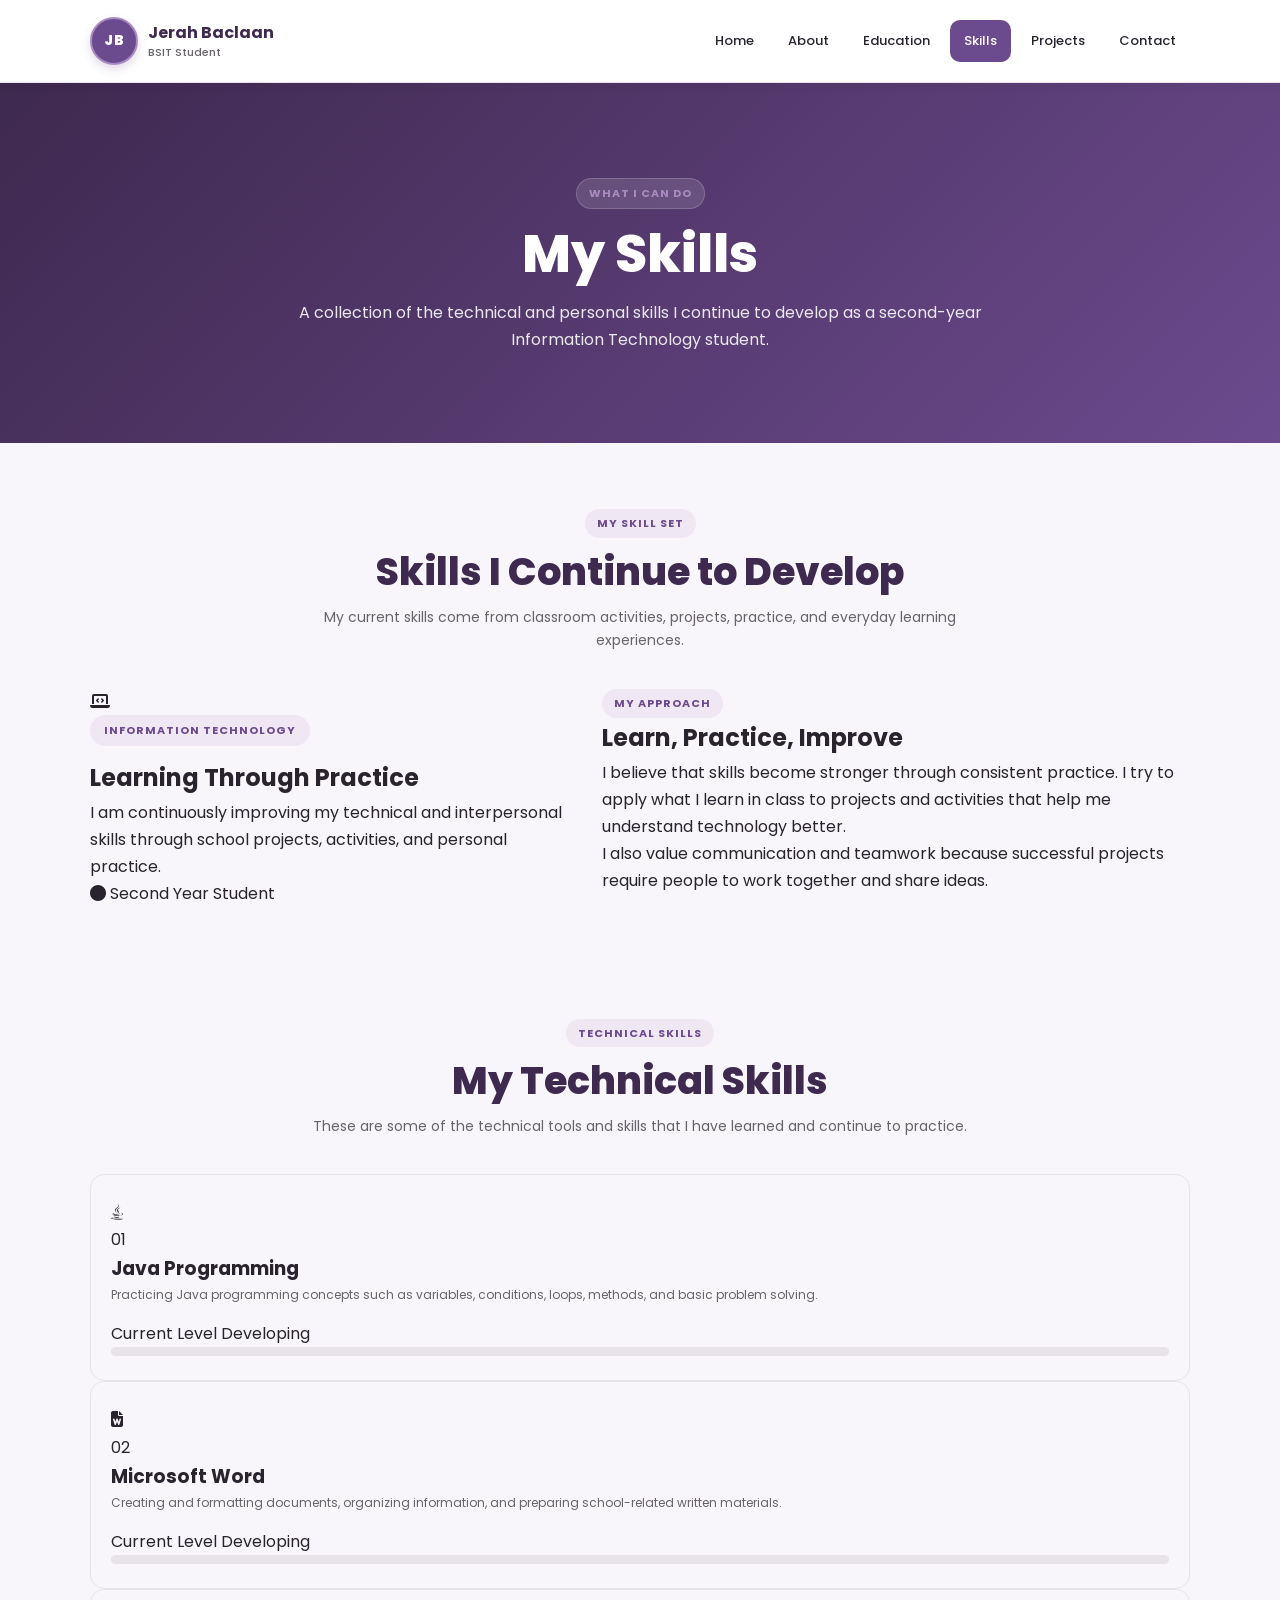
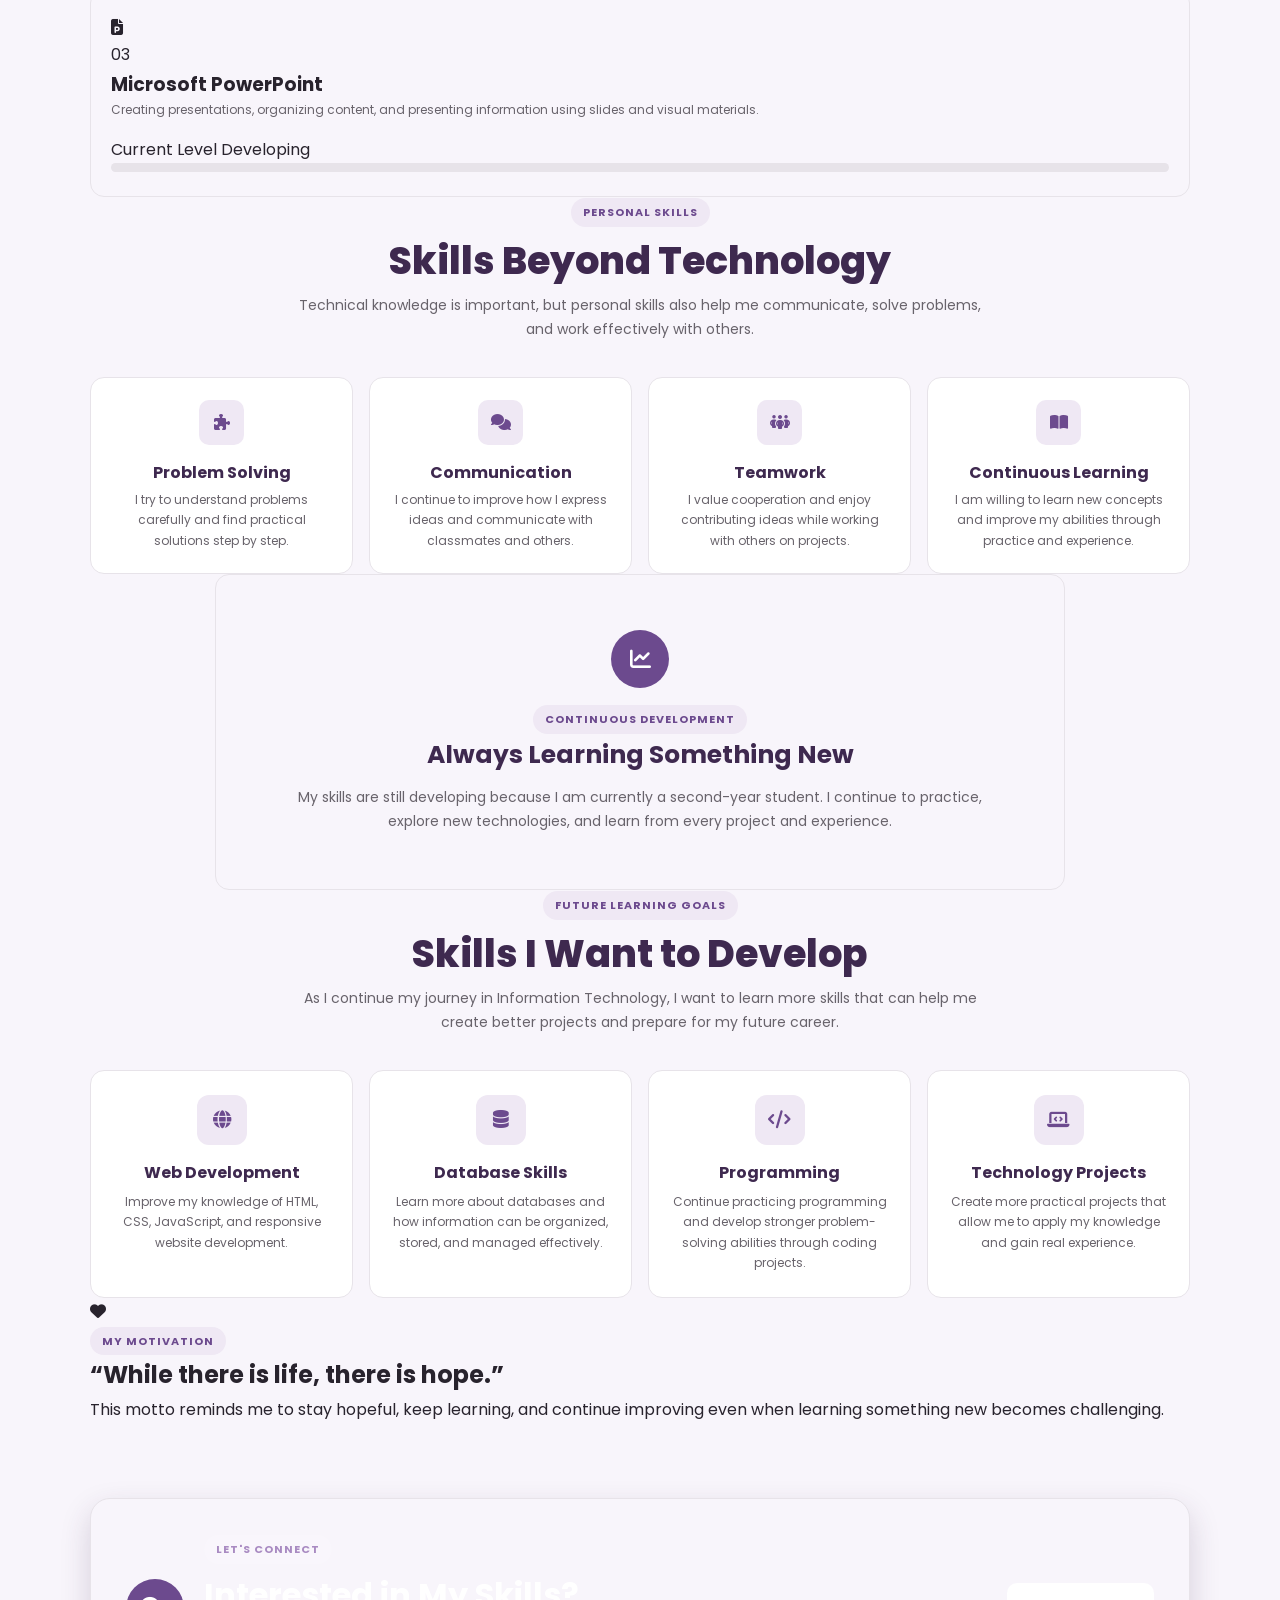
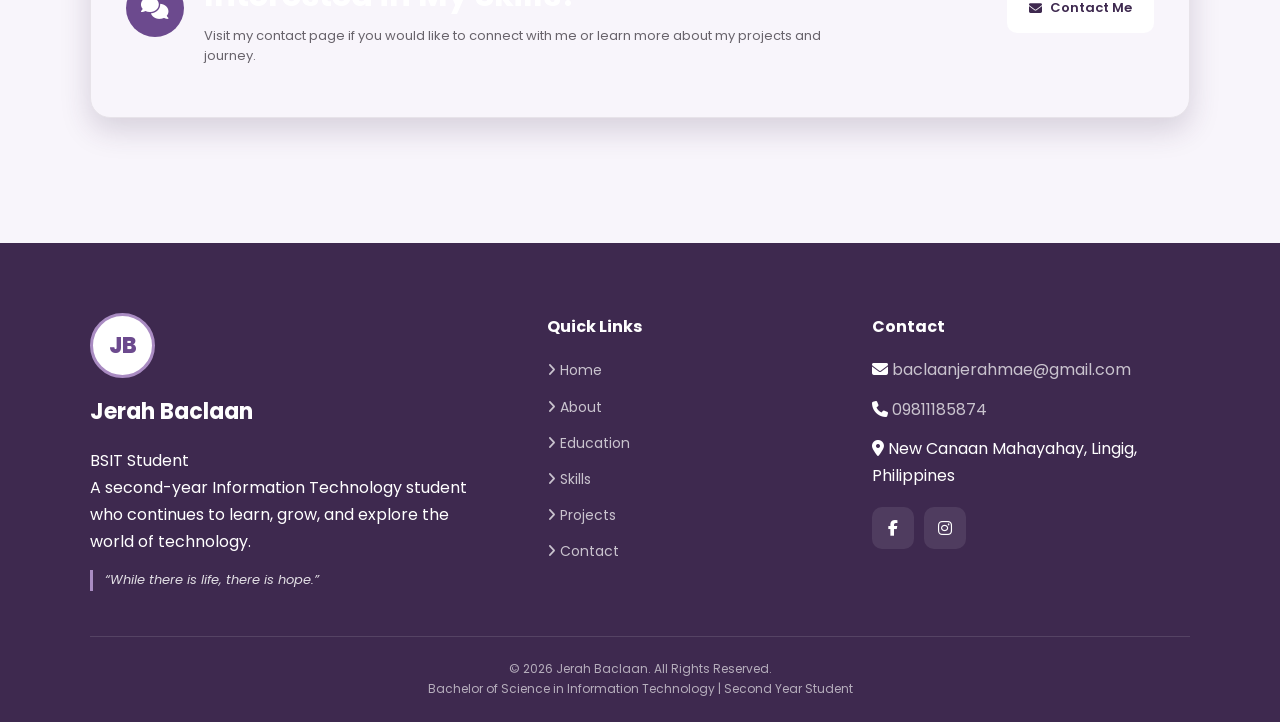
<file: skills.html>
<!DOCTYPE html>
<html lang="en">

<head>

    <meta charset="UTF-8">

    <meta
        name="viewport"
        content="width=device-width, initial-scale=1.0"
    >

    <title>Skills | Jerah Baclaan</title>


    <!-- Google Font -->

    <link
        rel="preconnect"
        href="https://fonts.googleapis.com"
    >

    <link
        rel="preconnect"
        href="https://fonts.gstatic.com"
        crossorigin
    >

    <link
        href="https://fonts.googleapis.com/css2?family=Poppins:wght@300;400;500;600;700;800&display=swap"
        rel="stylesheet"
    >


    <!-- Font Awesome -->

    <link
        rel="stylesheet"
        href="https://cdnjs.cloudflare.com/ajax/libs/font-awesome/6.7.2/css/all.min.css"
    >


    <!-- Main CSS -->

    <link
        rel="stylesheet"
        href="css/style.css"
    >

</head>


<body>


    <!-- =========================================
         HEADER
         ========================================= -->

    <header class="header">

        <div class="container header-container">


            <!-- Brand -->

            <a
                href="index.html"
                class="brand"
            >

                <div class="brand-logo">
                    JB
                </div>

                <div class="brand-text">

                    <span class="brand-name">
                        Jerah Baclaan
                    </span>

                    <span class="brand-role">
                        BSIT Student
                    </span>

                </div>

            </a>


            <!-- Hamburger Button -->

            <button
                class="menu-toggle"
                id="menuToggle"
                type="button"
                aria-label="Open navigation menu"
                aria-expanded="false"
            >

                <i class="fas fa-bars"></i>

            </button>


            <!-- Navigation -->

            <nav
                class="nav-menu"
                id="navMenu"
            >

                <a href="index.html">

                    <i class="fas fa-home"></i>

                    Home

                </a>


                <a href="about.html">

                    <i class="fas fa-user"></i>

                    About

                </a>


                <a href="education.html">

                    <i class="fas fa-graduation-cap"></i>

                    Education

                </a>


                <a
                    href="skills.html"
                    class="active"
                >

                    <i class="fas fa-code"></i>

                    Skills

                </a>


                <a href="projects.html">

                    <i class="fas fa-folder-open"></i>

                    Projects

                </a>


                <a href="contact.html">

                    <i class="fas fa-envelope"></i>

                    Contact

                </a>

            </nav>

        </div>

    </header>


    <!-- =========================================
         MAIN CONTENT
         ========================================= -->

    <main>


        <!-- =========================================
             PAGE INTRO
             ========================================= -->

        <section class="page-intro">

            <div class="container page-intro-content">

                <span class="section-label">
                    WHAT I CAN DO
                </span>

                <h1>
                    My Skills
                </h1>

                <p>
                    A collection of the technical and personal
                    skills I continue to develop as a second-year
                    Information Technology student.
                </p>

            </div>

        </section>


        <!-- =========================================
             SKILLS INTRODUCTION
             ========================================= -->

        <section class="skills-section">

            <div class="container">


                <div class="section-heading">

                    <span class="section-label">
                        MY SKILL SET
                    </span>

                    <h2>
                        Skills I Continue to Develop
                    </h2>

                    <p>
                        My current skills come from classroom
                        activities, projects, practice, and
                        everyday learning experiences.
                    </p>

                </div>


                <!-- Skills Dashboard -->

                <div class="skills-dashboard">


                    <!-- Skill Summary -->

                    <div class="skills-summary">

                        <div class="skills-summary-icon">

                            <i class="fas fa-laptop-code"></i>

                        </div>

                        <span class="profile-label">
                            INFORMATION TECHNOLOGY
                        </span>

                        <h2>
                            Learning Through Practice
                        </h2>

                        <p>
                            I am continuously improving my
                            technical and interpersonal skills
                            through school projects, activities,
                            and personal practice.
                        </p>

                        <div class="skills-status">

                            <i class="fas fa-circle"></i>

                            Second Year Student

                        </div>

                    </div>


                    <!-- Skills Description -->

                    <div class="skills-description">

                        <span class="section-label">
                            MY APPROACH
                        </span>

                        <h2>
                            Learn, Practice, Improve
                        </h2>

                        <p>
                            I believe that skills become stronger
                            through consistent practice. I try to
                            apply what I learn in class to projects
                            and activities that help me understand
                            technology better.
                        </p>

                        <p>
                            I also value communication and teamwork
                            because successful projects require
                            people to work together and share ideas.
                        </p>

                    </div>

                </div>

            </div>

        </section>
              <!-- =========================================
             TECHNICAL SKILLS
             ========================================= -->

        <section class="technical-skills-section">

            <div class="container">


                <div class="section-heading">

                    <span class="section-label">
                        TECHNICAL SKILLS
                    </span>

                    <h2>
                        My Technical Skills
                    </h2>

                    <p>
                        These are some of the technical tools
                        and skills that I have learned and
                        continue to practice.
                    </p>

                </div>


                <div class="skills-cards-grid">


                    <!-- =================================
                         JAVA PROGRAMMING
                         ================================= -->

                    <div class="skill-card">

                        <div class="skill-card-top">

                            <div class="skill-icon">

                                <i class="fab fa-java"></i>

                            </div>

                            <span class="skill-number">
                                01
                            </span>

                        </div>

                        <h3>
                            Java Programming
                        </h3>

                        <p>
                            Practicing Java programming concepts
                            such as variables, conditions, loops,
                            methods, and basic problem solving.
                        </p>

                        <div class="skill-progress">

                            <div class="skill-progress-info">

                                <span>
                                    Current Level
                                </span>

                                <span>
                                    Developing
                                </span>

                            </div>

                            <div class="progress-bar">

                                <div
                                    class="progress-fill"
                                    id="progress-java"
                                ></div>

                            </div>

                        </div>

                    </div>


                    <!-- =================================
                         MICROSOFT WORD
                         ================================= -->

                    <div class="skill-card">

                        <div class="skill-card-top">

                            <div class="skill-icon">

                                <i class="fas fa-file-word"></i>

                            </div>

                            <span class="skill-number">
                                02
                            </span>

                        </div>

                        <h3>
                            Microsoft Word
                        </h3>

                        <p>
                            Creating and formatting documents,
                            organizing information, and preparing
                            school-related written materials.
                        </p>

                        <div class="skill-progress">

                            <div class="skill-progress-info">

                                <span>
                                    Current Level
                                </span>

                                <span>
                                    Developing
                                </span>

                            </div>

                            <div class="progress-bar">

                                <div
                                    class="progress-fill"
                                    id="progress-word"
                                ></div>

                            </div>

                        </div>

                    </div>


                    <!-- =================================
                         MICROSOFT POWERPOINT
                         ================================= -->

                    <div class="skill-card">

                        <div class="skill-card-top">

                            <div class="skill-icon">

                                <i class="fas fa-file-powerpoint"></i>

                            </div>

                            <span class="skill-number">
                                03
                            </span>

                        </div>

                        <h3>
                            Microsoft PowerPoint
                        </h3>

                        <p>
                            Creating presentations, organizing
                            content, and presenting information
                            using slides and visual materials.
                        </p>

                        <div class="skill-progress">

                            <div class="skill-progress-info">

                                <span>
                                    Current Level
                                </span>

                                <span>
                                    Developing
                                </span>

                            </div>

                            <div class="progress-bar">

                                <div
                                    class="progress-fill"
                                    id="progress-powerpoint"
                                ></div>

                            </div>

                        </div>

                    </div>


                </div>

            </div>

        </section>


        <!-- =========================================
             PERSONAL SKILLS
             ========================================= -->

        <section class="personal-skills-section">

            <div class="container">


                <div class="section-heading">

                    <span class="section-label">
                        PERSONAL SKILLS
                    </span>

                    <h2>
                        Skills Beyond Technology
                    </h2>

                    <p>
                        Technical knowledge is important, but
                        personal skills also help me communicate,
                        solve problems, and work effectively
                        with others.
                    </p>

                </div>


                <div class="personal-skills-grid">


                    <!-- =================================
                         PROBLEM SOLVING
                         ================================= -->

                    <div class="personal-skill-card">

                        <div class="personal-skill-icon">

                            <i class="fas fa-puzzle-piece"></i>

                        </div>

                        <div class="personal-skill-content">

                            <h3>
                                Problem Solving
                            </h3>

                            <p>
                                I try to understand problems
                                carefully and find practical
                                solutions step by step.
                            </p>

                        </div>

                    </div>


                    <!-- =================================
                         COMMUNICATION
                         ================================= -->

                    <div class="personal-skill-card">

                        <div class="personal-skill-icon">

                            <i class="fas fa-comments"></i>

                        </div>

                        <div class="personal-skill-content">

                            <h3>
                                Communication
                            </h3>

                            <p>
                                I continue to improve how I
                                express ideas and communicate
                                with classmates and others.
                            </p>

                        </div>

                    </div>


                    <!-- =================================
                         TEAMWORK
                         ================================= -->

                    <div class="personal-skill-card">

                        <div class="personal-skill-icon">

                            <i class="fas fa-people-group"></i>

                        </div>

                        <div class="personal-skill-content">

                            <h3>
                                Teamwork
                            </h3>

                            <p>
                                I value cooperation and enjoy
                                contributing ideas while working
                                with others on projects.
                            </p>

                        </div>

                    </div>


                    <!-- =================================
                         CONTINUOUS LEARNING
                         ================================= -->

                    <div class="personal-skill-card">

                        <div class="personal-skill-icon">

                            <i class="fas fa-book-open"></i>

                        </div>

                        <div class="personal-skill-content">

                            <h3>
                                Continuous Learning
                            </h3>

                            <p>
                                I am willing to learn new concepts
                                and improve my abilities through
                                practice and experience.
                            </p>

                        </div>

                    </div>


                </div>

            </div>

        </section>


        <!-- =========================================
             SKILL DEVELOPMENT
             ========================================= -->

        <section class="skill-development-section">

            <div class="container">

                <div class="development-card">

                    <div class="development-icon">

                        <i class="fas fa-chart-line"></i>

                    </div>

                    <div class="development-content">

                        <span class="section-label">
                            CONTINUOUS DEVELOPMENT
                        </span>

                        <h2>
                            Always Learning Something New
                        </h2>

                        <p>
                            My skills are still developing because
                            I am currently a second-year student.
                            I continue to practice, explore new
                            technologies, and learn from every
                            project and experience.
                        </p>

                    </div>

                </div>

            </div>

        </section>
              <!-- =========================================
             LEARNING GOALS
             ========================================= -->

        <section class="learning-goals-section">

            <div class="container">

                <div class="section-heading">

                    <span class="section-label">
                        FUTURE LEARNING GOALS
                    </span>

                    <h2>
                        Skills I Want to Develop
                    </h2>

                    <p>
                        As I continue my journey in Information
                        Technology, I want to learn more skills
                        that can help me create better projects
                        and prepare for my future career.
                    </p>

                </div>


                <div class="learning-goals-grid">


                    <!-- Goal 1 -->

                    <div class="learning-goal-card">

                        <div class="learning-goal-icon">

                            <i class="fas fa-globe"></i>

                        </div>

                        <h3>
                            Web Development
                        </h3>

                        <p>
                            Improve my knowledge of HTML, CSS,
                            JavaScript, and responsive website
                            development.
                        </p>

                    </div>


                    <!-- Goal 2 -->

                    <div class="learning-goal-card">

                        <div class="learning-goal-icon">

                            <i class="fas fa-database"></i>

                        </div>

                        <h3>
                            Database Skills
                        </h3>

                        <p>
                            Learn more about databases and how
                            information can be organized,
                            stored, and managed effectively.
                        </p>

                    </div>


                    <!-- Goal 3 -->

                    <div class="learning-goal-card">

                        <div class="learning-goal-icon">

                            <i class="fas fa-code"></i>

                        </div>

                        <h3>
                            Programming
                        </h3>

                        <p>
                            Continue practicing programming and
                            develop stronger problem-solving
                            abilities through coding projects.
                        </p>

                    </div>


                    <!-- Goal 4 -->

                    <div class="learning-goal-card">

                        <div class="learning-goal-icon">

                            <i class="fas fa-laptop-code"></i>

                        </div>

                        <h3>
                            Technology Projects
                        </h3>

                        <p>
                            Create more practical projects that
                            allow me to apply my knowledge and
                            gain real experience.
                        </p>

                    </div>


                </div>

            </div>

        </section>


        <!-- =========================================
             SKILLS MOTIVATION
             ========================================= -->

        <section class="skill-motivation-section">

            <div class="container">

                <div class="skill-motivation-card">

                    <div class="skill-motivation-icon">

                        <i class="fas fa-heart"></i>

                    </div>

                    <div>

                        <span class="section-label">
                            MY MOTIVATION
                        </span>

                        <h2>
                            “While there is life,
                            there is hope.”
                        </h2>

                        <p>
                            This motto reminds me to stay hopeful,
                            keep learning, and continue improving
                            even when learning something new
                            becomes challenging.
                        </p>

                    </div>

                </div>

            </div>

        </section>


        <!-- =========================================
             CONTACT CALL TO ACTION
             ========================================= -->

        <section class="contact-cta">

            <div class="container">

                <div class="cta-card">

                    <div class="cta-icon">

                        <i class="fas fa-comments"></i>

                    </div>

                    <div class="cta-content">

                        <span class="section-label">
                            LET'S CONNECT
                        </span>

                        <h2>
                            Interested in My Skills?
                        </h2>

                        <p>
                            Visit my contact page if you would
                            like to connect with me or learn
                            more about my projects and journey.
                        </p>

                    </div>

                    <a
                        href="contact.html"
                        class="btn btn-primary"
                    >

                        <i class="fas fa-envelope"></i>

                        Contact Me

                    </a>

                </div>

            </div>

        </section>

    </main>


    <!-- =========================================
         FOOTER
         ========================================= -->

    <footer class="footer">

        <div class="container">

            <div class="footer-grid">


                <!-- Footer About -->

                <div class="footer-column">

                    <a
                        href="index.html"
                        class="footer-brand"
                    >

                        <div class="footer-logo">
                            JB
                        </div>

                        <div>

                            <h3>
                                Jerah Baclaan
                            </h3>

                            <span>
                                BSIT Student
                            </span>

                        </div>

                    </a>

                    <p>
                        A second-year Information Technology
                        student who continues to learn, grow,
                        and explore the world of technology.
                    </p>

                    <p class="footer-motto">
                        “While there is life, there is hope.”
                    </p>

                </div>


                <!-- Footer Links -->

                <div class="footer-column">

                    <h3>
                        Quick Links
                    </h3>

                    <ul class="footer-links">

                        <li>
                            <a href="index.html">
                                <i class="fas fa-angle-right"></i>
                                Home
                            </a>
                        </li>

                        <li>
                            <a href="about.html">
                                <i class="fas fa-angle-right"></i>
                                About
                            </a>
                        </li>

                        <li>
                            <a href="education.html">
                                <i class="fas fa-angle-right"></i>
                                Education
                            </a>
                        </li>

                        <li>
                            <a href="skills.html">
                                <i class="fas fa-angle-right"></i>
                                Skills
                            </a>
                        </li>

                        <li>
                            <a href="projects.html">
                                <i class="fas fa-angle-right"></i>
                                Projects
                            </a>
                        </li>

                        <li>
                            <a href="contact.html">
                                <i class="fas fa-angle-right"></i>
                                Contact
                            </a>
                        </li>

                    </ul>

                </div>


                <!-- Footer Contact -->

                <div class="footer-column">

                    <h3>
                        Contact
                    </h3>

                    <ul class="footer-contact">

                        <li>

                            <i class="fas fa-envelope"></i>

                            <a href="mailto:baclaanjerahmae@gmail.com">
                                baclaanjerahmae@gmail.com
                            </a>

                        </li>


                        <li>

                            <i class="fas fa-phone"></i>

                            <a href="tel:09811185874">
                                09811185874
                            </a>

                        </li>


                        <li>

                            <i class="fas fa-location-dot"></i>

                            <span>
                                New Canaan Mahayahay,
                                Lingig, Philippines
                            </span>

                        </li>

                    </ul>


                    <!-- Social Links -->

                    <div class="footer-social">

                        <a
                            href="https://www.facebook.com/jerahmae.andraquebaclaan"
                            target="_blank"
                            rel="noopener noreferrer"
                            aria-label="Facebook"
                        >

                            <i class="fab fa-facebook-f"></i>

                        </a>


                        <a
                            href="https://www.instagram.com/jearahme?stkn=NGp4bjJjNGFtcTMw"
                            target="_blank"
                            rel="noopener noreferrer"
                            aria-label="Instagram"
                        >

                            <i class="fab fa-instagram"></i>

                        </a>

                    </div>

                </div>

            </div>


            <!-- Footer Bottom -->

            <div class="footer-bottom">

                <p>

                    &copy;

                    <span id="currentYear"></span>

                    Jerah Baclaan.
                    All Rights Reserved.

                </p>

                <p>

                    Bachelor of Science in Information Technology
                    | Second Year Student

                </p>

            </div>

        </div>

    </footer>


    <!-- =========================================
         JAVASCRIPT
         ========================================= -->

    <script src="js/script.js"></script>

</body>

</html>
</file>
<file: css/style.css>
/* =========================================================
   JERAH BACLAAN MOBILE FIRST DESIGN
   MAIN STYLE SHEET
   PART 1A
   ========================================================= */


/* =========================================================
   1. ROOT VARIABLES
   ========================================================= */

:root {

    --purple: #6C4A8E;
    --purple-dark: #3E294F;
    --purple-light: #A98BC2;

    --white: #FFFFFF;

    --background: #F8F5FB;

    --dark: #28232D;
    --gray: #68636B;

    --light-gray: #E7E3E9;

    --success: #3E8E63;
    --danger: #C0392B;

    --radius: 14px;

    --shadow:
        0 8px 25px rgba(62, 41, 79, 0.10);

    --transition:
        0.3s ease;

}


/* =========================================================
   2. RESET
   ========================================================= */

* {
    margin: 0;
    padding: 0;
    box-sizing: border-box;
}


html {
    scroll-behavior: smooth;
}


body {

    font-family:
        "Poppins",
        sans-serif;

    background:
        var(--background);

    color:
        var(--dark);

    line-height:
        1.7;

    min-height:
        100vh;

}


img {

    max-width: 100%;

    display: block;

}


a {

    color: inherit;

    text-decoration: none;

}


button,
input,
textarea {

    font-family:
        inherit;

}


button {

    cursor: pointer;

}


ul {

    list-style: none;

}


/* =========================================================
   3. CONTAINER
   ========================================================= */

.container {

    width: 100%;

    max-width: 1200px;

    margin: 0 auto;

    padding-left: 20px;

    padding-right: 20px;

}


/* =========================================================
   4. HEADER
   ========================================================= */

.header {

    width: 100%;

    background:
        var(--white);

    border-bottom:
        1px solid var(--light-gray);

    position:
        sticky;

    top: 0;

    z-index: 1000;

    box-shadow:
        0 2px 12px rgba(40, 35, 45, 0.06);

}


.header-container {

    min-height: 72px;

    display: flex;

    align-items: center;

    justify-content: space-between;

    position: relative;

}


/* =========================================================
   5. BRAND
   ========================================================= */

.brand {

    display: flex;

    align-items: center;

    gap: 10px;

    min-width: 0;

}


.brand-logo {

    width: 44px;

    height: 44px;

    flex-shrink: 0;

    border-radius: 50%;

    display: flex;

    align-items: center;

    justify-content: center;

    background:
        var(--purple);

    color:
        var(--white);

    font-size: 14px;

    font-weight: 800;

    letter-spacing: 0.5px;

    border:
        2px solid var(--purple-light);

    box-shadow:
        0 4px 10px rgba(108, 74, 142, 0.20);

}


.brand-text {

    display: flex;

    flex-direction: column;

    line-height: 1.2;

}


.brand-name {

    color:
        var(--purple-dark);

    font-size: 15px;

    font-weight: 700;

}


.brand-role {

    color:
        var(--gray);

    font-size: 10px;

    font-weight: 500;

    margin-top: 3px;

}


/* =========================================================
   6. HAMBURGER BUTTON
   ========================================================= */

.menu-toggle {

    width: 42px;

    height: 42px;

    border: none;

    border-radius: 10px;

    display: flex;

    align-items: center;

    justify-content: center;

    background:
        var(--purple);

    color:
        var(--white);

    font-size: 18px;

    transition:
        var(--transition);

}


.menu-toggle:hover {

    background:
        var(--purple-dark);

    transform:
        translateY(-1px);

}


.menu-toggle:active {

    transform:
        scale(0.96);

}


/* =========================================================
   7. NAVIGATION MENU
   ========================================================= */

.nav-menu {

    position: absolute;

    top: 72px;

    left: 0;

    width: 100%;

    background:
        var(--white);

    border-bottom:
        1px solid var(--light-gray);

    box-shadow:
        0 10px 20px rgba(40, 35, 45, 0.08);

    display: none;

    flex-direction: column;

    padding: 10px 20px 18px;

}


.nav-menu.active {

    display: flex;

}


.nav-menu a {

    width: 100%;

    display: flex;

    align-items: center;

    gap: 10px;

    padding: 12px 14px;

    border-radius: 10px;

    color:
        var(--dark);

    font-size: 14px;

    font-weight: 500;

    transition:
        var(--transition);

}


.nav-menu a i {

    width: 20px;

    text-align: center;

    color:
        var(--purple);

}


.nav-menu a:hover {

    background:
        #F2ECF6;

    color:
        var(--purple-dark);

}


.nav-menu a.active {

    background:
        var(--purple);

    color:
        var(--white);

}


.nav-menu a.active i {

    color:
        var(--white);

}


/* =========================================================
   8. PAGE INTRO
   ========================================================= */

.page-intro {

    background:
        linear-gradient(
            135deg,
            var(--purple-dark),
            var(--purple)
        );

    color:
        var(--white);

    padding:
        65px 0 60px;

    text-align:
        center;

}


.page-intro .section-label {

    color:
        var(--purple-light);

    background:
        rgba(255, 255, 255, 0.12);

    border:
        1px solid rgba(255, 255, 255, 0.18);

}


.page-intro h1 {

    font-size:
        clamp(30px, 8vw, 52px);

    line-height:
        1.2;

    margin:
        14px 0;

    font-weight:
        800;

}


.page-intro p {

    max-width:
        700px;

    margin:
        0 auto;

    color:
        rgba(255, 255, 255, 0.88);

    font-size:
        14px;

}


/* =========================================================
   9. SECTION LABEL
   ========================================================= */

.section-label {

    display: inline-block;

    color:
        var(--purple);

    background:
        #EFE8F4;

    padding:
        5px 12px;

    border-radius:
        50px;

    font-size:
        11px;

    font-weight:
        700;

    letter-spacing:
        1px;

    text-transform:
        uppercase;

}


/* =========================================================
   10. SECTION HEADING
   ========================================================= */

.section-heading {

    text-align:
        center;

    margin-bottom:
        35px;

}


.section-heading h2 {

    color:
        var(--purple-dark);

    font-size:
        clamp(25px, 6vw, 38px);

    line-height:
        1.25;

    margin:
        10px 0;

    font-weight:
        800;

}


.section-heading p {

    max-width:
        700px;

    margin:
        0 auto;

    color:
        var(--gray);

    font-size:
        14px;

}


/* =========================================================
   11. GENERAL SECTION SPACING
   ========================================================= */

section {

    width: 100%;

}


.contact-section,
.contact-information,
.social-section,
.message-section,
.education-section,
.skills-section,
.projects-section,
.about-section,
.future-section {

    padding:
        65px 0;

}


/* =========================================================
   12. GENERAL CARD
   ========================================================= */

.card {

    background:
        var(--white);

    border:
        1px solid var(--light-gray);

    border-radius:
        var(--radius);

    box-shadow:
        var(--shadow);

}


/* =========================================================
   13. FOCUS ACCESSIBILITY
   ========================================================= */

a:focus-visible,
button:focus-visible,
input:focus-visible,
textarea:focus-visible {

    outline:
        3px solid var(--purple-light);

    outline-offset:
        3px;

}


/* =========================================================
   14. TABLET
   ========================================================= */

@media (min-width: 768px) {

    .container {

        padding-left:
            30px;

        padding-right:
            30px;

    }


    .header-container {

        min-height:
            78px;

    }


    .brand-logo {

        width:
            48px;

        height:
            48px;

    }


    .brand-name {

        font-size:
            16px;

    }


    .brand-role {

        font-size:
            11px;

    }


    .menu-toggle {

        display:
            none;

    }


    .nav-menu {

        position:
            static;

        width:
            auto;

        display:
            flex;

        flex-direction:
            row;

        align-items:
            center;

        padding:
            0;

        border:
            none;

        box-shadow:
            none;

        gap:
            4px;

    }


    .nav-menu a {

        width:
            auto;

        padding:
            9px 11px;

        font-size:
            12px;

    }


    .nav-menu a i {

        display:
            none;

    }


    .page-intro {

        padding:
            80px 0 75px;

    }


    .page-intro p {

        font-size:
            15px;

    }

}


/* =========================================================
   15. DESKTOP
   ========================================================= */

@media (min-width: 1024px) {

    .container {

        padding-left:
            40px;

        padding-right:
            40px;

    }


    .header-container {

        min-height:
            82px;

    }


    .nav-menu {

        gap:
            6px;

    }


    .nav-menu a {

        padding:
            10px 14px;

        font-size:
            13px;

    }


    .nav-menu a:hover {

        transform:
            translateY(-1px);

    }


    .page-intro {

        padding:
            95px 0 90px;

    }


    .page-intro p {

        font-size:
            16px;

    }

  }
/* =========================================================
   JERAH BACLAAN MOBILE FIRST DESIGN
   CSS PART 1B
   HOME / PROFILE / BUTTONS / OVERVIEW
   ========================================================= */


/* =========================================================
   16. HOME HERO
   ========================================================= */

.home-hero {

    padding:
        55px 0;

    background:
        var(--white);

}


.home-hero-container {

    display:
        flex;

    flex-direction:
        column;

    align-items:
        center;

    text-align:
        center;

    gap:
        30px;

}


/* =========================================================
   17. PROFILE IMAGE
   ========================================================= */

.profile-image-wrapper {

    position:
        relative;

    width:
        190px;

    height:
        190px;

    margin:
        0 auto;

}


.profile-image-wrapper img {

    width:
        100%;

    height:
        100%;

    object-fit:
        cover;

    border-radius:
        50%;

    border:
        6px solid var(--white);

    box-shadow:
        0 10px 30px rgba(62, 41, 79, 0.20);

}


.profile-image-wrapper::after {

    content:
        "";

    position:
        absolute;

    inset:
        -8px;

    border:
        2px solid var(--purple-light);

    border-radius:
        50%;

    pointer-events:
        none;

}


/* =========================================================
   18. PROFILE CONTENT
   ========================================================= */

.profile-content {

    width:
        100%;

    max-width:
        700px;

}


.profile-label {

    display:
        inline-block;

    color:
        var(--purple);

    background:
        #EFE8F4;

    border-radius:
        50px;

    padding:
        6px 14px;

    font-size:
        11px;

    font-weight:
        700;

    letter-spacing:
        1px;

    margin-bottom:
        12px;

}


.profile-content h1 {

    color:
        var(--purple-dark);

    font-size:
        clamp(30px, 8vw, 54px);

    line-height:
        1.15;

    font-weight:
        800;

    margin-bottom:
        10px;

}


.profile-course {

    color:
        var(--purple);

    font-size:
        16px;

    font-weight:
        600;

    margin-bottom:
        5px;

}


.profile-year {

    display:
        inline-block;

    color:
        var(--gray);

    background:
        var(--background);

    border:
        1px solid var(--light-gray);

    border-radius:
        50px;

    padding:
        6px 14px;

    font-size:
        12px;

    font-weight:
        600;

    margin-bottom:
        18px;

}


.profile-description {

    color:
        var(--gray);

    font-size:
        14px;

    max-width:
        650px;

    margin:
        0 auto 25px;

}


/* =========================================================
   19. SOCIAL BUTTONS
   ========================================================= */

.profile-social {

    display:
        flex;

    justify-content:
        center;

    align-items:
        center;

    gap:
        10px;

    margin-bottom:
        25px;

}


.profile-social a {

    width:
        42px;

    height:
        42px;

    display:
        flex;

    align-items:
        center;

    justify-content:
        center;

    border-radius:
        50%;

    background:
        var(--purple);

    color:
        var(--white);

    font-size:
        16px;

    transition:
        var(--transition);

}


.profile-social a:hover {

    background:
        var(--purple-dark);

    transform:
        translateY(-3px);

}


/* =========================================================
   20. BUTTONS
   ========================================================= */

.btn {

    display:
        inline-flex;

    align-items:
        center;

    justify-content:
        center;

    gap:
        8px;

    padding:
        12px 20px;

    border-radius:
        10px;

    border:
        2px solid transparent;

    font-size:
        13px;

    font-weight:
        600;

    transition:
        var(--transition);

}


.btn-primary {

    background:
        var(--purple);

    color:
        var(--white);

}


.btn-primary:hover {

    background:
        var(--purple-dark);

    transform:
        translateY(-2px);

    box-shadow:
        0 8px 18px rgba(108, 74, 142, 0.20);

}


.btn-outline {

    background:
        transparent;

    color:
        var(--purple);

    border-color:
        var(--purple);

}


.btn-outline:hover {

    background:
        var(--purple);

    color:
        var(--white);

}


.hero-buttons {

    display:
        flex;

    flex-direction:
        column;

    align-items:
        center;

    gap:
        10px;

}


/* =========================================================
   21. WELCOME SECTION
   ========================================================= */

.welcome-section {

    padding:
        65px 0;

    background:
        var(--background);

}


.welcome-card {

    background:
        var(--white);

    border:
        1px solid var(--light-gray);

    border-radius:
        var(--radius);

    padding:
        30px 22px;

    box-shadow:
        var(--shadow);

    text-align:
        center;

}


.welcome-card h2 {

    color:
        var(--purple-dark);

    font-size:
        26px;

    margin:
        10px 0;

}


.welcome-card p {

    color:
        var(--gray);

    font-size:
        14px;

    max-width:
        700px;

    margin:
        0 auto 22px;

}


/* =========================================================
   22. QUICK OVERVIEW
   ========================================================= */

.overview-section {

    padding:
        65px 0;

    background:
        var(--white);

}


.overview-grid {

    display:
        grid;

    grid-template-columns:
        1fr;

    gap:
        16px;

}


.overview-card {

    background:
        var(--background);

    border:
        1px solid var(--light-gray);

    border-radius:
        var(--radius);

    padding:
        24px 20px;

    transition:
        var(--transition);

}


.overview-card:hover {

    transform:
        translateY(-4px);

    box-shadow:
        var(--shadow);

}


.overview-icon {

    width:
        48px;

    height:
        48px;

    display:
        flex;

    align-items:
        center;

    justify-content:
        center;

    border-radius:
        12px;

    background:
        var(--purple);

    color:
        var(--white);

    font-size:
        18px;

    margin-bottom:
        16px;

}


.overview-card h3 {

    color:
        var(--purple-dark);

    font-size:
        18px;

    margin-bottom:
        7px;

}


.overview-card p {

    color:
        var(--gray);

    font-size:
        13px;

    margin-bottom:
        14px;

}


.overview-card a {

    color:
        var(--purple);

    font-size:
        12px;

    font-weight:
        700;

}


.overview-card a:hover {

    color:
        var(--purple-dark);

}


/* =========================================================
   23. MOTTO SECTION
   ========================================================= */

.motto-section {

    padding:
        65px 0;

    background:
        var(--background);

}


.motto-card {

    max-width:
        850px;

    margin:
        0 auto;

    padding:
        35px 22px;

    background:
        linear-gradient(
            135deg,
            var(--purple-dark),
            var(--purple)
        );

    color:
        var(--white);

    border-radius:
        var(--radius);

    text-align:
        center;

    box-shadow:
        0 12px 30px rgba(62, 41, 79, 0.18);

}


.motto-icon {

    width:
        55px;

    height:
        55px;

    display:
        flex;

    align-items:
        center;

    justify-content:
        center;

    margin:
        0 auto 15px;

    border-radius:
        50%;

    background:
        rgba(255, 255, 255, 0.14);

    color:
        var(--white);

    font-size:
        20px;

}


.motto-card span {

    display:
        block;

    font-size:
        11px;

    font-weight:
        700;

    letter-spacing:
        2px;

    color:
        var(--purple-light);

    margin-bottom:
        10px;

}


.motto-card h2 {

    font-size:
        clamp(22px, 5vw, 32px);

    line-height:
        1.4;

    font-weight:
        600;

}


/* =========================================================
   24. QUICK SKILLS
   ========================================================= */

.skills-preview {

    padding:
        65px 0;

    background:
        var(--white);

}


.skills-preview-grid {

    display:
        grid;

    grid-template-columns:
        1fr;

    gap:
        16px;

}


.skill-preview-card {

    padding:
        22px;

    background:
        var(--background);

    border:
        1px solid var(--light-gray);

    border-radius:
        var(--radius);

}


.skill-preview-top {

    display:
        flex;

    align-items:
        center;

    justify-content:
        space-between;

    gap:
        10px;

    margin-bottom:
        12px;

}


.skill-preview-top h3 {

    color:
        var(--purple-dark);

    font-size:
        15px;

}


.skill-percentage {

    color:
        var(--purple);

    font-size:
        12px;

    font-weight:
        700;

}


/* =========================================================
   25. PROGRESS BAR
   ========================================================= */

.progress-bar {

    width:
        100%;

    height:
        9px;

    background:
        var(--light-gray);

    border-radius:
        50px;

    overflow:
        hidden;

}


.progress {

    width:
        0;

    height:
        100%;

    background:
        linear-gradient(
            90deg,
            var(--purple-dark),
            var(--purple-light)
        );

    border-radius:
        50px;

    transition:
        width 1.2s ease;

}


/* =========================================================
   26. EDUCATION PREVIEW
   ========================================================= */

.education-preview {

    padding:
        65px 0;

    background:
        var(--background);

}


.education-preview-grid {

    display:
        grid;

    grid-template-columns:
        1fr;

    gap:
        16px;

}


.education-preview-card {

    background:
        var(--white);

    border:
        1px solid var(--light-gray);

    border-radius:
        var(--radius);

    padding:
        22px;

    box-shadow:
        0 5px 18px rgba(62, 41, 79, 0.06);

}


.education-preview-card .education-icon {

    width:
        45px;

    height:
        45px;

    border-radius:
        10px;

    display:
        flex;

    align-items:
        center;

    justify-content:
        center;

    background:
        #EFE8F4;

    color:
        var(--purple);

    margin-bottom:
        14px;

}


.education-preview-card h3 {

    color:
        var(--purple-dark);

    font-size:
        16px;

    margin-bottom:
        5px;

}


.education-preview-card p {

    color:
        var(--gray);

    font-size:
        13px;

}


/* =========================================================
   27. PROJECT PREVIEW
   ========================================================= */

.project-preview {

    padding:
        65px 0;

    background:
        var(--white);

}


.project-preview-grid {

    display:
        grid;

    grid-template-columns:
        1fr;

    gap:
        18px;

}


.project-preview-card {

    padding:
        24px 20px;

    background:
        var(--background);

    border:
        1px solid var(--light-gray);

    border-radius:
        var(--radius);

    transition:
        var(--transition);

}


.project-preview-card:hover {

    transform:
        translateY(-4px);

    box-shadow:
        var(--shadow);

}


.project-preview-icon {

    width:
        50px;

    height:
        50px;

    display:
        flex;

    align-items:
        center;

    justify-content:
        center;

    border-radius:
        12px;

    background:
        var(--purple);

    color:
        var(--white);

    margin-bottom:
        15px;

}


.project-preview-card h3 {

    color:
        var(--purple-dark);

    font-size:
        18px;

    margin-bottom:
        7px;

}


.project-preview-card p {

    color:
        var(--gray);

    font-size:
        13px;

}


/* =========================================================
   28. FUTURE GOAL
   ========================================================= */

.goal-section {

    padding:
        65px 0;

    background:
        var(--background);

}


.goal-card {

    padding:
        30px 22px;

    background:
        var(--white);

    border:
        1px solid var(--light-gray);

    border-radius:
        var(--radius);

    text-align:
        center;

    box-shadow:
        var(--shadow);

}


.goal-icon {

    width:
        55px;

    height:
        55px;

    display:
        flex;

    align-items:
        center;

    justify-content:
        center;

    margin:
        0 auto 15px;

    border-radius:
        50%;

    background:
        #EFE8F4;

    color:
        var(--purple);

    font-size:
        20px;

}


.goal-card h2 {

    color:
        var(--purple-dark);

    font-size:
        24px;

    margin-bottom:
        10px;

}


.goal-card p {

    max-width:
        700px;

    margin:
        0 auto;

    color:
        var(--gray);

    font-size:
        14px;

}


/* =========================================================
   29. TABLET RESPONSIVE
   ========================================================= */

@media (min-width: 768px) {

    .home-hero {

        padding:
            80px 0;

    }


    .home-hero-container {

        flex-direction:
            row;

        text-align:
            left;

        justify-content:
            center;

        gap:
            55px;

    }


    .profile-image-wrapper {

        width:
            230px;

        height:
            230px;

        margin:
            0;

        flex-shrink:
            0;

    }


    .profile-content {

        max-width:
            600px;

    }


    .profile-description {

        margin:
            0 0 25px;

    }


    .profile-social {

        justify-content:
            flex-start;

    }


    .hero-buttons {

        flex-direction:
            row;

        justify-content:
            flex-start;

    }


    .overview-grid {

        grid-template-columns:
            repeat(2, 1fr);

    }


    .skills-preview-grid {

        grid-template-columns:
            repeat(3, 1fr);

    }


    .education-preview-grid {

        grid-template-columns:
            repeat(2, 1fr);

    }


    .project-preview-grid {

        grid-template-columns:
            repeat(2, 1fr);

    }

}


/* =========================================================
   30. DESKTOP RESPONSIVE
   ========================================================= */

@media (min-width: 1024px) {

    .home-hero {

        padding:
            100px 0;

    }


    .home-hero-container {

        gap:
            80px;

    }


    .profile-image-wrapper {

        width:
            270px;

        height:
            270px;

    }


    .profile-course {

        font-size:
            18px;

    }


    .profile-description {

        font-size:
            15px;

    }


    .welcome-card {

        padding:
            45px;

    }


    .overview-grid {

        grid-template-columns:
            repeat(4, 1fr);

    }


    .education-preview-grid {

        grid-template-columns:
            repeat(4, 1fr);

    }


    .project-preview-grid {

        grid-template-columns:
            repeat(2, 1fr);

    }


    .motto-card {

        padding:
            50px;

    }

}
/* =========================================================
   JERAH BACLAAN MOBILE FIRST DESIGN
   CSS PART 1C
   ABOUT PAGE / CTA / FUTURE SECTIONS
   ========================================================= */


/* =========================================================
   31. ABOUT MAIN SECTION
   ========================================================= */

.about-section {

    padding:
        65px 0;

    background:
        var(--white);

}


/* =========================================================
   32. ABOUT DASHBOARD
   ========================================================= */

.about-dashboard {

    display:
        grid;

    grid-template-columns:
        1fr;

    gap:
        25px;

}


/* =========================================================
   33. ABOUT PROFILE CARD
   ========================================================= */

.about-profile-card {

    background:
        var(--background);

    border:
        1px solid var(--light-gray);

    border-radius:
        var(--radius);

    padding:
        30px 22px;

    text-align:
        center;

}


.about-profile-image {

    width:
        150px;

    height:
        150px;

    margin:
        0 auto 18px;

    border-radius:
        50%;

    overflow:
        hidden;

    border:
        5px solid var(--white);

    box-shadow:
        0 8px 20px rgba(62, 41, 79, 0.15);

}


.about-profile-image img {

    width:
        100%;

    height:
        100%;

    object-fit:
        cover;

}


.about-profile-card .profile-label {

    margin-bottom:
        10px;

}


.about-profile-card h2 {

    color:
        var(--purple-dark);

    font-size:
        25px;

    line-height:
        1.3;

    margin-bottom:
        6px;

}


.about-profile-card .profile-year {

    margin-bottom:
        15px;

}


.about-social {

    display:
        flex;

    justify-content:
        center;

    gap:
        10px;

}


.about-social a {

    width:
        40px;

    height:
        40px;

    border-radius:
        50%;

    display:
        flex;

    align-items:
        center;

    justify-content:
        center;

    background:
        var(--purple);

    color:
        var(--white);

    transition:
        var(--transition);

}


.about-social a:hover {

    background:
        var(--purple-dark);

    transform:
        translateY(-3px);

}


/* =========================================================
   34. ABOUT CONTENT
   ========================================================= */

.about-content {

    padding:
        5px 0;

}


.about-content h2 {

    color:
        var(--purple-dark);

    font-size:
        28px;

    line-height:
        1.3;

    margin:
        10px 0 15px;

}


.about-content p {

    color:
        var(--gray);

    font-size:
        14px;

    margin-bottom:
        15px;

}


/* =========================================================
   35. ABOUT HIGHLIGHT CARD
   ========================================================= */

.about-highlight {

    margin-top:
        25px;

    padding:
        22px;

    background:
        #EFE8F4;

    border-left:
        4px solid var(--purple);

    border-radius:
        0 var(--radius) var(--radius) 0;

}


.about-highlight h3 {

    color:
        var(--purple-dark);

    font-size:
        17px;

    margin-bottom:
        6px;

}


.about-highlight p {

    color:
        var(--gray);

    margin:
        0;

    font-size:
        13px;

}


/* =========================================================
   36. QUALITIES SECTION
   ========================================================= */

.qualities-section {

    padding:
        65px 0;

    background:
        var(--background);

}


.qualities-grid {

    display:
        grid;

    grid-template-columns:
        1fr;

    gap:
        16px;

}


.quality-card {

    background:
        var(--white);

    border:
        1px solid var(--light-gray);

    border-radius:
        var(--radius);

    padding:
        25px 20px;

    text-align:
        center;

    transition:
        var(--transition);

}


.quality-card:hover {

    transform:
        translateY(-4px);

    box-shadow:
        var(--shadow);

}


.quality-icon {

    width:
        52px;

    height:
        52px;

    display:
        flex;

    align-items:
        center;

    justify-content:
        center;

    margin:
        0 auto 14px;

    border-radius:
        12px;

    background:
        #EFE8F4;

    color:
        var(--purple);

    font-size:
        20px;

}


.quality-card h3 {

    color:
        var(--purple-dark);

    font-size:
        17px;

    margin-bottom:
        7px;

}


.quality-card p {

    color:
        var(--gray);

    font-size:
        13px;

}


/* =========================================================
   37. INTERESTS SECTION
   ========================================================= */

.interests-section {

    padding:
        65px 0;

    background:
        var(--white);

}


.interests-grid {

    display:
        grid;

    grid-template-columns:
        1fr;

    gap:
        16px;

}


.interest-card {

    display:
        flex;

    align-items:
        center;

    gap:
        15px;

    padding:
        20px;

    background:
        var(--background);

    border:
        1px solid var(--light-gray);

    border-radius:
        var(--radius);

    transition:
        var(--transition);

}


.interest-card:hover {

    border-color:
        var(--purple-light);

    transform:
        translateY(-3px);

}


.interest-icon {

    width:
        48px;

    height:
        48px;

    flex-shrink:
        0;

    display:
        flex;

    align-items:
        center;

    justify-content:
        center;

    border-radius:
        10px;

    background:
        var(--purple);

    color:
        var(--white);

    font-size:
        17px;

}


.interest-card h3 {

    color:
        var(--purple-dark);

    font-size:
        16px;

    margin-bottom:
        3px;

}


.interest-card p {

    color:
        var(--gray);

    font-size:
        12px;

}


/* =========================================================
   38. ABOUT MOTTO
   ========================================================= */

.about-motto-section {

    padding:
        65px 0;

    background:
        var(--background);

}


.about-motto-card {

    max-width:
        850px;

    margin:
        0 auto;

    text-align:
        center;

    padding:
        35px 22px;

    background:
        var(--white);

    border:
        1px solid var(--light-gray);

    border-radius:
        var(--radius);

    box-shadow:
        var(--shadow);

}


.about-motto-card .motto-icon {

    background:
        #EFE8F4;

    color:
        var(--purple);

}


.about-motto-card span {

    color:
        var(--purple);

    display:
        block;

    font-size:
        11px;

    font-weight:
        700;

    letter-spacing:
        1.5px;

    margin-bottom:
        10px;

}


.about-motto-card h2 {

    color:
        var(--purple-dark);

    font-size:
        clamp(21px, 5vw, 30px);

    line-height:
        1.4;

}


/* =========================================================
   39. FUTURE SECTION
   ========================================================= */

.future-section {

    padding:
        65px 0;

    background:
        var(--white);

}


.future-card {

    background:
        var(--background);

    border:
        1px solid var(--light-gray);

    border-radius:
        var(--radius);

    padding:
        30px 22px;

    text-align:
        center;

}


.future-icon {

    width:
        58px;

    height:
        58px;

    display:
        flex;

    align-items:
        center;

    justify-content:
        center;

    margin:
        0 auto 16px;

    border-radius:
        50%;

    background:
        var(--purple);

    color:
        var(--white);

    font-size:
        20px;

}


.future-card h2 {

    color:
        var(--purple-dark);

    font-size:
        25px;

    margin-bottom:
        10px;

}


.future-card p {

    max-width:
        750px;

    margin:
        0 auto;

    color:
        var(--gray);

    font-size:
        14px;

}


/* =========================================================
   40. CONTACT CTA
   ========================================================= */

.contact-cta {

    padding:
        65px 0;

    background:
        var(--background);

}


.cta-card {

    display:
        flex;

    flex-direction:
        column;

    align-items:
        center;

    text-align:
        center;

    gap:
        18px;

    padding:
        32px 22px;

    background:
        linear-gradient(
            135deg,
            var(--purple-dark),
            var(--purple)
        );

    border-radius:
        var(--radius);

    color:
        var(--white);

    box-shadow:
        0 12px 30px rgba(62, 41, 79, 0.18);

}


.cta-icon {

    width:
        55px;

    height:
        55px;

    display:
        flex;

    align-items:
        center;

    justify-content:
        center;

    border-radius:
        50%;

    background:
        rgba(255, 255, 255, 0.14);

    color:
        var(--white);

    font-size:
        20px;

}


.cta-content {

    width:
        100%;

}


.cta-content .section-label {

    background:
        rgba(255, 255, 255, 0.12);

    color:
        var(--purple-light);

}


.cta-content h2 {

    color:
        var(--white);

    font-size:
        clamp(22px, 5vw, 32px);

    line-height:
        1.3;

    margin:
        10px 0;

}


.cta-content p {

    color:
        rgba(255, 255, 255, 0.85);

    font-size:
        13px;

    max-width:
        650px;

    margin:
        0 auto;

}


.cta-card .btn-primary {

    background:
        var(--white);

    color:
        var(--purple-dark);

}


.cta-card .btn-primary:hover {

    background:
        var(--purple-light);

    color:
        var(--white);

}


/* =========================================================
   41. ABOUT TABLET
   ========================================================= */

@media (min-width: 768px) {

    .about-dashboard {

        grid-template-columns:
            300px 1fr;

        align-items:
            center;

        gap:
            40px;

    }


    .about-profile-card {

        padding:
            30px 20px;

    }


    .qualities-grid {

        grid-template-columns:
            repeat(2, 1fr);

    }


    .interests-grid {

        grid-template-columns:
            repeat(2, 1fr);

    }


    .future-card {

        padding:
            45px;

    }


    .cta-card {

        flex-direction:
            row;

        text-align:
            left;

        align-items:
            center;

        padding:
            40px;

    }


    .cta-icon {

        flex-shrink:
            0;

    }


    .cta-content p {

        margin:
            0;

    }


    .cta-card .btn {

        flex-shrink:
            0;

    }

}


/* =========================================================
   42. ABOUT DESKTOP
   ========================================================= */

@media (min-width: 1024px) {

    .about-dashboard {

        grid-template-columns:
            340px 1fr;

        gap:
            60px;

    }


    .about-profile-image {

        width:
            180px;

        height:
            180px;

    }


    .about-content h2 {

        font-size:
            34px;

    }


    .about-content p {

        font-size:
            15px;

    }


    .qualities-grid {

        grid-template-columns:
            repeat(4, 1fr);

    }


    .interests-grid {

        grid-template-columns:
            repeat(4, 1fr);

    }


    .interest-card {

        flex-direction:
            column;

        text-align:
            center;

    }


    .interest-icon {

        margin-bottom:
            5px;

    }


    .about-motto-card {

        padding:
            50px;

    }


    .future-card {

        padding:
            55px;

    }

      }
/* =========================================================
   JERAH BACLAAN MOBILE FIRST DESIGN
   CSS PART 1D
   EDUCATION PAGE
   ========================================================= */


/* =========================================================
   43. EDUCATION MAIN DASHBOARD
   ========================================================= */

.education-dashboard {

    display:
        grid;

    grid-template-columns:
        1fr;

    gap:
        20px;

    margin-bottom:
        45px;

}


/* =========================================================
   44. CURRENT COURSE CARD
   ========================================================= */

.current-course {

    background:
        linear-gradient(
            135deg,
            var(--purple-dark),
            var(--purple)
        );

    color:
        var(--white);

    border-radius:
        var(--radius);

    padding:
        30px 22px;

    box-shadow:
        0 12px 30px rgba(62, 41, 79, 0.18);

}


.current-course-icon {

    width:
        55px;

    height:
        55px;

    display:
        flex;

    align-items:
        center;

    justify-content:
        center;

    border-radius:
        50%;

    background:
        rgba(255, 255, 255, 0.14);

    color:
        var(--white);

    font-size:
        21px;

    margin-bottom:
        18px;

}


.current-course .section-label {

    color:
        var(--purple-light);

    background:
        rgba(255, 255, 255, 0.12);

    margin-bottom:
        10px;

}


.current-course h2 {

    color:
        var(--white);

    font-size:
        clamp(23px, 5vw, 32px);

    line-height:
        1.3;

    margin-bottom:
        8px;

}


.current-course h3 {

    color:
        rgba(255, 255, 255, 0.90);

    font-size:
        16px;

    font-weight:
        500;

    margin-bottom:
        12px;

}


.current-course p {

    color:
        rgba(255, 255, 255, 0.80);

    font-size:
        13px;

}


/* =========================================================
   45. CURRENT COURSE STATUS
   ========================================================= */

.course-status {

    display:
        inline-flex;

    align-items:
        center;

    gap:
        7px;

    margin-top:
        18px;

    padding:
        7px 13px;

    border-radius:
        50px;

    background:
        rgba(255, 255, 255, 0.12);

    color:
        var(--white);

    font-size:
        11px;

    font-weight:
        600;

}


.course-status i {

    color:
        var(--purple-light);

}


/* =========================================================
   46. EDUCATION DESCRIPTION
   ========================================================= */

.education-description {

    background:
        var(--background);

    border:
        1px solid var(--light-gray);

    border-radius:
        var(--radius);

    padding:
        28px 22px;

}


.education-description h2 {

    color:
        var(--purple-dark);

    font-size:
        23px;

    margin-bottom:
        12px;

}


.education-description p {

    color:
        var(--gray);

    font-size:
        14px;

    margin-bottom:
        12px;

}


.education-description p:last-child {

    margin-bottom:
        0;

}


/* =========================================================
   47. EDUCATION TIMELINE
   ========================================================= */

.education-timeline {

    position:
        relative;

    display:
        flex;

    flex-direction:
        column;

    gap:
        20px;

}


.timeline-item {

    position:
        relative;

    display:
        grid;

    grid-template-columns:
        52px 1fr;

    gap:
        15px;

}


/* =========================================================
   48. TIMELINE NUMBER
   ========================================================= */

.timeline-number {

    width:
        45px;

    height:
        45px;

    display:
        flex;

    align-items:
        center;

    justify-content:
        center;

    border-radius:
        50%;

    background:
        var(--purple);

    color:
        var(--white);

    font-size:
        14px;

    font-weight:
        800;

    position:
        relative;

    z-index:
        2;

    box-shadow:
        0 5px 15px rgba(108, 74, 142, 0.20);

}


/* =========================================================
   49. TIMELINE LINE
   ========================================================= */

.timeline-line {

    position:
        absolute;

    left:
        22px;

    top:
        45px;

    bottom:
        -20px;

    width:
        2px;

    background:
        var(--purple-light);

    opacity:
        0.55;

}


.timeline-item:last-child .timeline-line {

    display:
        none;

}


/* =========================================================
   50. TIMELINE CARD
   ========================================================= */

.timeline-card {

    background:
        var(--white);

    border:
        1px solid var(--light-gray);

    border-radius:
        var(--radius);

    padding:
        22px 20px;

    box-shadow:
        0 5px 18px rgba(62, 41, 79, 0.06);

    transition:
        var(--transition);

}


.timeline-card:hover {

    transform:
        translateY(-3px);

    box-shadow:
        var(--shadow);

}


.timeline-card h3 {

    color:
        var(--purple-dark);

    font-size:
        18px;

    line-height:
        1.35;

    margin-bottom:
        5px;

}


.timeline-card h4 {

    color:
        var(--purple);

    font-size:
        14px;

    font-weight:
        600;

    margin-bottom:
        8px;

}


.timeline-card p {

    color:
        var(--gray);

    font-size:
        13px;

    margin-bottom:
        12px;

}


/* =========================================================
   51. TIMELINE ICON
   ========================================================= */

.timeline-icon {

    width:
        42px;

    height:
        42px;

    display:
        flex;

    align-items:
        center;

    justify-content:
        center;

    border-radius:
        10px;

    background:
        #EFE8F4;

    color:
        var(--purple);

    margin-bottom:
        13px;

}


/* =========================================================
   52. TIMELINE TAGS
   ========================================================= */

.timeline-tags {

    display:
        flex;

    flex-wrap:
        wrap;

    gap:
        7px;

}


.timeline-tags span {

    display:
        inline-flex;

    align-items:
        center;

    padding:
        5px 10px;

    border-radius:
        50px;

    background:
        #EFE8F4;

    color:
        var(--purple-dark);

    font-size:
        10px;

    font-weight:
        600;

}


/* =========================================================
   53. PRESENT / CURRENT EDUCATION
   ========================================================= */

.timeline-card.current {

    border:
        2px solid var(--purple-light);

}


.timeline-card.current::before {

    content:
        "CURRENT";

    display:
        inline-block;

    margin-bottom:
        12px;

    padding:
        5px 10px;

    border-radius:
        50px;

    background:
        var(--purple);

    color:
        var(--white);

    font-size:
        9px;

    font-weight:
        700;

    letter-spacing:
        1px;

}


/* =========================================================
   54. EDUCATION VALUES
   ========================================================= */

.education-values {

    margin-top:
        45px;

}


.education-values-grid {

    display:
        grid;

    grid-template-columns:
        1fr;

    gap:
        16px;

}


.education-value-card {

    background:
        var(--background);

    border:
        1px solid var(--light-gray);

    border-radius:
        var(--radius);

    padding:
        24px 20px;

    text-align:
        center;

    transition:
        var(--transition);

}


.education-value-card:hover {

    transform:
        translateY(-4px);

    box-shadow:
        var(--shadow);

}


.education-value-icon {

    width:
        50px;

    height:
        50px;

    margin:
        0 auto 13px;

    display:
        flex;

    align-items:
        center;

    justify-content:
        center;

    border-radius:
        12px;

    background:
        var(--purple);

    color:
        var(--white);

    font-size:
        18px;

}


.education-value-card h3 {

    color:
        var(--purple-dark);

    font-size:
        17px;

    margin-bottom:
        6px;

}


.education-value-card p {

    color:
        var(--gray);

    font-size:
        12px;

}


/* =========================================================
   55. ACADEMIC GOAL
   ========================================================= */

.academic-goal {

    margin-top:
        45px;

    padding:
        30px 22px;

    border-radius:
        var(--radius);

    background:
        linear-gradient(
            135deg,
            #EFE8F4,
            var(--background)
        );

    border:
        1px solid var(--light-gray);

    text-align:
        center;

}


.academic-goal-icon {

    width:
        55px;

    height:
        55px;

    display:
        flex;

    align-items:
        center;

    justify-content:
        center;

    margin:
        0 auto 15px;

    border-radius:
        50%;

    background:
        var(--purple);

    color:
        var(--white);

    font-size:
        20px;

}


.academic-goal h2 {

    color:
        var(--purple-dark);

    font-size:
        24px;

    margin-bottom:
        9px;

}


.academic-goal p {

    max-width:
        700px;

    margin:
        0 auto;

    color:
        var(--gray);

    font-size:
        13px;

}


/* =========================================================
   56. EDUCATION TABLET
   ========================================================= */

@media (min-width: 768px) {

    .education-dashboard {

        grid-template-columns:
            1fr 1fr;

        align-items:
            stretch;

    }


    .current-course,
    .education-description {

        padding:
            35px;

    }


    .education-values-grid {

        grid-template-columns:
            repeat(2, 1fr);

    }


    .timeline-item {

        grid-template-columns:
            65px 1fr;

    }


    .timeline-number {

        width:
            50px;

        height:
            50px;

    }


    .timeline-line {

        left:
            24px;

        top:
            50px;

    }


    .timeline-card {

        padding:
            28px;

    }


    .academic-goal {

        padding:
            40px;

    }

}


/* =========================================================
   57. EDUCATION DESKTOP
   ========================================================= */

@media (min-width: 1024px) {

    .education-dashboard {

        grid-template-columns:
            0.9fr 1.1fr;

        gap:
            30px;

    }


    .current-course {

        padding:
            45px;

    }


    .education-description {

        padding:
            45px;

    }


    .education-description h2 {

        font-size:
            28px;

    }


    .education-description p {

        font-size:
            15px;

    }


    .education-values-grid {

        grid-template-columns:
            repeat(4, 1fr);

    }


    .education-timeline {

        max-width:
            950px;

        margin:
            0 auto;

    }


    .timeline-card {

        padding:
            30px;

    }


    .academic-goal {

        padding:
            50px;

    }

}
/* =========================================================
   JERAH BACLAAN MOBILE FIRST DESIGN
   CSS PART 1E
   SKILLS PAGE
   ========================================================= */


/* =========================================================
   58. SKILLS DASHBOARD
   ========================================================= */

.skills-dashboard {

    display:
        grid;

    grid-template-columns:
        1fr;

    gap:
        20px;

    margin-bottom:
        45px;

}


/* =========================================================
   59. SKILLS INTRO CARD
   ========================================================= */

.skills-intro-card {

    background:
        linear-gradient(
            135deg,
            var(--purple-dark),
            var(--purple)
        );

    color:
        var(--white);

    border-radius:
        var(--radius);

    padding:
        30px 22px;

    box-shadow:
        0 12px 30px rgba(62, 41, 79, 0.18);

}


.skills-intro-icon {

    width:
        55px;

    height:
        55px;

    display:
        flex;

    align-items:
        center;

    justify-content:
        center;

    border-radius:
        50%;

    background:
        rgba(255, 255, 255, 0.14);

    color:
        var(--white);

    font-size:
        21px;

    margin-bottom:
        18px;

}


.skills-intro-card .section-label {

    color:
        var(--purple-light);

    background:
        rgba(255, 255, 255, 0.12);

}


.skills-intro-card h2 {

    color:
        var(--white);

    font-size:
        clamp(23px, 5vw, 32px);

    line-height:
        1.3;

    margin:
        12px 0 10px;

}


.skills-intro-card p {

    color:
        rgba(255, 255, 255, 0.82);

    font-size:
        13px;

}


/* =========================================================
   60. SKILLS SUMMARY CARD
   ========================================================= */

.skills-summary-card {

    background:
        var(--background);

    border:
        1px solid var(--light-gray);

    border-radius:
        var(--radius);

    padding:
        28px 22px;

}


.skills-summary-card h2 {

    color:
        var(--purple-dark);

    font-size:
        23px;

    margin-bottom:
        10px;

}


.skills-summary-card p {

    color:
        var(--gray);

    font-size:
        14px;

    margin-bottom:
        15px;

}


/* =========================================================
   61. TECHNICAL SKILLS
   ========================================================= */

.technical-skills {

    padding:
        65px 0;

    background:
        var(--white);

}


.technical-skills-grid {

    display:
        grid;

    grid-template-columns:
        1fr;

    gap:
        18px;

}


.skill-card {

    background:
        var(--background);

    border:
        1px solid var(--light-gray);

    border-radius:
        var(--radius);

    padding:
        24px 20px;

    transition:
        var(--transition);

}


.skill-card:hover {

    transform:
        translateY(-4px);

    box-shadow:
        var(--shadow);

}


.skill-card-header {

    display:
        flex;

    align-items:
        center;

    gap:
        13px;

    margin-bottom:
        18px;

}


.skill-card-icon {

    width:
        48px;

    height:
        48px;

    flex-shrink:
        0;

    display:
        flex;

    align-items:
        center;

    justify-content:
        center;

    border-radius:
        11px;

    background:
        var(--purple);

    color:
        var(--white);

    font-size:
        18px;

}


.skill-card-header h3 {

    color:
        var(--purple-dark);

    font-size:
        17px;

}


.skill-card p {

    color:
        var(--gray);

    font-size:
        12px;

    margin-bottom:
        15px;

}


/* =========================================================
   62. SKILL PROGRESS
   ========================================================= */

.skill-progress-header {

    display:
        flex;

    justify-content:
        space-between;

    align-items:
        center;

    margin-bottom:
        7px;

}


.skill-progress-header span:first-child {

    color:
        var(--dark);

    font-size:
        11px;

    font-weight:
        600;

}


.skill-progress-header span:last-child {

    color:
        var(--purple);

    font-size:
        11px;

    font-weight:
        700;

}


.skill-card .progress-bar {

    height:
        9px;

}


/* =========================================================
   63. PERSONAL SKILLS
   ========================================================= */

.personal-skills {

    padding:
        65px 0;

    background:
        var(--background);

}


.personal-skills-grid {

    display:
        grid;

    grid-template-columns:
        1fr;

    gap:
        16px;

}


.personal-skill-card {

    display:
        flex;

    align-items:
        flex-start;

    gap:
        14px;

    background:
        var(--white);

    border:
        1px solid var(--light-gray);

    border-radius:
        var(--radius);

    padding:
        22px 20px;

    transition:
        var(--transition);

}


.personal-skill-card:hover {

    transform:
        translateY(-3px);

    box-shadow:
        var(--shadow);

}


.personal-skill-icon {

    width:
        45px;

    height:
        45px;

    flex-shrink:
        0;

    display:
        flex;

    align-items:
        center;

    justify-content:
        center;

    border-radius:
        10px;

    background:
        #EFE8F4;

    color:
        var(--purple);

}


.personal-skill-card h3 {

    color:
        var(--purple-dark);

    font-size:
        16px;

    margin-bottom:
        4px;

}


.personal-skill-card p {

    color:
        var(--gray);

    font-size:
        12px;

}


/* =========================================================
   64. DEVELOPMENT SECTION
   ========================================================= */

.development-section {

    padding:
        65px 0;

    background:
        var(--white);

}


.development-card {

    max-width:
        850px;

    margin:
        0 auto;

    text-align:
        center;

    background:
        var(--background);

    border:
        1px solid var(--light-gray);

    border-radius:
        var(--radius);

    padding:
        30px 22px;

}


.development-icon {

    width:
        58px;

    height:
        58px;

    display:
        flex;

    align-items:
        center;

    justify-content:
        center;

    margin:
        0 auto 16px;

    border-radius:
        50%;

    background:
        var(--purple);

    color:
        var(--white);

    font-size:
        21px;

}


.development-card h2 {

    color:
        var(--purple-dark);

    font-size:
        25px;

    margin-bottom:
        10px;

}


.development-card p {

    color:
        var(--gray);

    max-width:
        700px;

    margin:
        0 auto;

    font-size:
        14px;

}


/* =========================================================
   65. LEARNING GOALS
   ========================================================= */

.learning-goals {

    padding:
        65px 0;

    background:
        var(--background);

}


.learning-goals-grid {

    display:
        grid;

    grid-template-columns:
        1fr;

    gap:
        16px;

}


.learning-goal-card {

    background:
        var(--white);

    border:
        1px solid var(--light-gray);

    border-radius:
        var(--radius);

    padding:
        24px 20px;

    text-align:
        center;

    transition:
        var(--transition);

}


.learning-goal-card:hover {

    transform:
        translateY(-4px);

    box-shadow:
        var(--shadow);

}


.learning-goal-icon {

    width:
        50px;

    height:
        50px;

    display:
        flex;

    align-items:
        center;

    justify-content:
        center;

    margin:
        0 auto 14px;

    border-radius:
        12px;

    background:
        #EFE8F4;

    color:
        var(--purple);

    font-size:
        18px;

}


.learning-goal-card h3 {

    color:
        var(--purple-dark);

    font-size:
        16px;

    margin-bottom:
        6px;

}


.learning-goal-card p {

    color:
        var(--gray);

    font-size:
        12px;

}


/* =========================================================
   66. SKILLS MOTIVATION
   ========================================================= */

.skills-motivation {

    padding:
        65px 0;

    background:
        var(--white);

}


.skills-motivation-card {

    max-width:
        900px;

    margin:
        0 auto;

    padding:
        35px 22px;

    text-align:
        center;

    background:
        linear-gradient(
            135deg,
            var(--purple-dark),
            var(--purple)
        );

    color:
        var(--white);

    border-radius:
        var(--radius);

    box-shadow:
        0 12px 30px rgba(62, 41, 79, 0.18);

}


.skills-motivation-card .motto-icon {

    margin-bottom:
        15px;

}


.skills-motivation-card span {

    display:
        block;

    color:
        var(--purple-light);

    font-size:
        11px;

    font-weight:
        700;

    letter-spacing:
        1.5px;

    margin-bottom:
        10px;

}


.skills-motivation-card h2 {

    color:
        var(--white);

    font-size:
        clamp(21px, 5vw, 30px);

    line-height:
        1.4;

}


/* =========================================================
   67. SKILLS TABLET
   ========================================================= */

@media (min-width: 768px) {

    .skills-dashboard {

        grid-template-columns:
            1fr 1fr;

        align-items:
            stretch;

    }


    .skills-intro-card,
    .skills-summary-card {

        padding:
            35px;

    }


    .technical-skills-grid {

        grid-template-columns:
            repeat(2, 1fr);

    }


    .personal-skills-grid {

        grid-template-columns:
            repeat(2, 1fr);

    }


    .learning-goals-grid {

        grid-template-columns:
            repeat(2, 1fr);

    }


    .development-card {

        padding:
            45px;

    }


    .skills-motivation-card {

        padding:
            45px;

    }

}


/* =========================================================
   68. SKILLS DESKTOP
   ========================================================= */

@media (min-width: 1024px) {

    .skills-dashboard {

        grid-template-columns:
            0.9fr 1.1fr;

        gap:
            30px;

    }


    .skills-intro-card,
    .skills-summary-card {

        padding:
            45px;

    }


    .technical-skills-grid {

        grid-template-columns:
            repeat(3, 1fr);

    }


    .personal-skills-grid {

        grid-template-columns:
            repeat(4, 1fr);

    }


    .personal-skill-card {

        flex-direction:
            column;

        align-items:
            center;

        text-align:
            center;

    }


    .learning-goals-grid {

        grid-template-columns:
            repeat(4, 1fr);

    }


    .development-card {

        padding:
            55px;

    }


    .skills-motivation-card {

        padding:
            55px;

    }

}
/* =========================================================
   PROJECTS PAGE
   ========================================================= */

/* ================= PROJECT DASHBOARD ================= */

.projects-section {
    padding: 60px 0;
}

.projects-dashboard {
    display: grid;
    gap: 25px;
}

/* ================= PROJECT INTRO ================= */

.projects-intro-card {
    background: var(--white);
    border: 1px solid var(--light-gray);
    border-radius: 18px;
    padding: 30px 22px;
    text-align: center;
    box-shadow: 0 8px 25px rgba(62, 41, 79, 0.08);
}

.projects-intro-icon {
    width: 70px;
    height: 70px;
    margin: 0 auto 18px;
    border-radius: 50%;
    background: var(--purple);
    color: var(--white);
    display: flex;
    align-items: center;
    justify-content: center;
    font-size: 28px;
}

.projects-intro-card h2 {
    margin-bottom: 12px;
    color: var(--purple-dark);
    font-size: 24px;
}

.projects-intro-card p {
    max-width: 700px;
    margin: 0 auto;
    color: var(--gray);
    line-height: 1.8;
    font-size: 15px;
}

/* ================= PROJECT GRID ================= */

.projects-grid-section {
    margin-top: 10px;
}

.projects-grid {
    display: grid;
    grid-template-columns: 1fr;
    gap: 22px;
}

/* ================= PROJECT CARD ================= */

.project-card {
    background: var(--white);
    border: 1px solid var(--light-gray);
    border-radius: 18px;
    padding: 24px;
    box-shadow: 0 8px 25px rgba(62, 41, 79, 0.08);
    transition: transform 0.3s ease,
                box-shadow 0.3s ease,
                border-color 0.3s ease;
}

.project-card:hover {
    transform: translateY(-5px);
    border-color: var(--purple-light);
    box-shadow: 0 14px 30px rgba(62, 41, 79, 0.14);
}

/* ================= PROJECT HEADER ================= */

.project-card-header {
    display: flex;
    align-items: flex-start;
    gap: 15px;
    margin-bottom: 18px;
}

.project-icon {
    width: 55px;
    height: 55px;
    flex-shrink: 0;
    border-radius: 14px;
    background: var(--purple);
    color: var(--white);
    display: flex;
    align-items: center;
    justify-content: center;
    font-size: 22px;
}

.project-title-area {
    flex: 1;
}

.project-title-area h3 {
    color: var(--purple-dark);
    font-size: 19px;
    line-height: 1.4;
    margin-bottom: 5px;
}

.project-category {
    color: var(--purple);
    font-size: 13px;
    font-weight: 600;
    text-transform: uppercase;
    letter-spacing: 0.5px;
}

/* ================= PROJECT DESCRIPTION ================= */

.project-description {
    color: var(--gray);
    font-size: 14px;
    line-height: 1.8;
    margin-bottom: 18px;
}

/* ================= TECHNOLOGY TAGS ================= */

.project-tech {
    display: flex;
    flex-wrap: wrap;
    gap: 8px;
    margin-bottom: 20px;
}

.project-tech span {
    display: inline-flex;
    align-items: center;
    padding: 6px 11px;
    border-radius: 20px;
    background: var(--background);
    border: 1px solid var(--light-gray);
    color: var(--purple-dark);
    font-size: 12px;
    font-weight: 600;
}

/* ================= PROJECT FEATURES ================= */

.project-features {
    margin: 0;
    padding: 0;
    list-style: none;
}

.project-features li {
    position: relative;
    padding-left: 25px;
    margin-bottom: 10px;
    color: var(--dark);
    font-size: 13px;
    line-height: 1.6;
}

.project-features li:last-child {
    margin-bottom: 0;
}

.project-features li::before {
    content: "\f00c";
    font-family: "Font Awesome 6 Free";
    font-weight: 900;
    position: absolute;
    left: 0;
    top: 2px;
    color: var(--purple);
    font-size: 12px;
}

/* ================= PROJECT STATUS ================= */

.project-status {
    display: inline-flex;
    align-items: center;
    gap: 7px;
    margin-top: 20px;
    padding: 7px 12px;
    border-radius: 20px;
    background: var(--background);
    color: var(--purple-dark);
    font-size: 12px;
    font-weight: 600;
}

.project-status i {
    color: var(--purple);
}

.project-status.completed {
    background: #eee7f3;
}

.project-status.future {
    background: #f3edf6;
}

/* ================= LEARNING SECTION ================= */

.project-learning-section {
    margin-top: 10px;
}

.project-learning-card {
    background: var(--purple-dark);
    color: var(--white);
    border-radius: 20px;
    padding: 30px 22px;
}

.project-learning-header {
    text-align: center;
    margin-bottom: 25px;
}

.project-learning-icon {
    width: 62px;
    height: 62px;
    margin: 0 auto 15px;
    border-radius: 50%;
    background: rgba(255, 255, 255, 0.12);
    color: var(--white);
    display: flex;
    align-items: center;
    justify-content: center;
    font-size: 25px;
}

.project-learning-header h2 {
    font-size: 23px;
    margin-bottom: 10px;
}

.project-learning-header p {
    color: rgba(255, 255, 255, 0.82);
    font-size: 14px;
    line-height: 1.7;
}

/* ================= LEARNING GRID ================= */

.project-learning-grid {
    display: grid;
    grid-template-columns: 1fr;
    gap: 15px;
}

.project-learning-item {
    padding: 18px;
    border: 1px solid rgba(255, 255, 255, 0.16);
    border-radius: 14px;
    background: rgba(255, 255, 255, 0.06);
}

.project-learning-item i {
    color: var(--purple-light);
    font-size: 20px;
    margin-bottom: 10px;
}

.project-learning-item h3 {
    font-size: 16px;
    margin-bottom: 7px;
}

.project-learning-item p {
    color: rgba(255, 255, 255, 0.75);
    font-size: 13px;
    line-height: 1.6;
}

/* ================= FUTURE PROJECTS ================= */

.future-projects-section {
    margin-top: 10px;
}

.future-projects-card {
    background: var(--white);
    border: 1px solid var(--light-gray);
    border-radius: 20px;
    padding: 30px 22px;
    box-shadow: 0 8px 25px rgba(62, 41, 79, 0.08);
}

.future-projects-header {
    text-align: center;
    margin-bottom: 25px;
}

.future-projects-header h2 {
    color: var(--purple-dark);
    font-size: 23px;
    margin-bottom: 10px;
}

.future-projects-header p {
    color: var(--gray);
    font-size: 14px;
    line-height: 1.7;
}

.future-projects-grid {
    display: grid;
    grid-template-columns: 1fr;
    gap: 15px;
}

.future-project-card {
    display: flex;
    align-items: center;
    gap: 15px;
    padding: 18px;
    background: var(--background);
    border: 1px solid var(--light-gray);
    border-radius: 14px;
}

.future-project-icon {
    width: 48px;
    height: 48px;
    flex-shrink: 0;
    border-radius: 12px;
    background: var(--purple);
    color: var(--white);
    display: flex;
    align-items: center;
    justify-content: center;
    font-size: 19px;
}

.future-project-card h3 {
    color: var(--purple-dark);
    font-size: 15px;
    margin-bottom: 4px;
}

.future-project-card p {
    color: var(--gray);
    font-size: 12px;
    line-height: 1.5;
}

/* ================= PROJECT MOTTO ================= */

.project-motto-section {
    margin-top: 10px;
}

.project-motto-card {
    position: relative;
    overflow: hidden;
    background: var(--purple);
    color: var(--white);
    border-radius: 20px;
    padding: 35px 22px;
    text-align: center;
}

.project-motto-card::before {
    content: "\f10d";
    font-family: "Font Awesome 6 Free";
    font-weight: 900;
    position: absolute;
    top: 15px;
    left: 20px;
    font-size: 55px;
    color: rgba(255, 255, 255, 0.08);
}

.project-motto-card::after {
    content: "\f10e";
    font-family: "Font Awesome 6 Free";
    font-weight: 900;
    position: absolute;
    right: 20px;
    bottom: 10px;
    font-size: 55px;
    color: rgba(255, 255, 255, 0.08);
}

.project-motto-card h2 {
    position: relative;
    z-index: 1;
    font-size: 13px;
    letter-spacing: 2px;
    text-transform: uppercase;
    margin-bottom: 12px;
}

.project-motto-card p {
    position: relative;
    z-index: 1;
    font-size: 21px;
    line-height: 1.6;
    font-weight: 600;
}

/* ================= PROJECTS TABLET ================= */

@media (min-width: 600px) {

    .projects-intro-card {
        padding: 35px;
    }

    .projects-grid {
        grid-template-columns: repeat(2, 1fr);
    }

    .project-learning-grid {
        grid-template-columns: repeat(2, 1fr);
    }

    .future-projects-grid {
        grid-template-columns: repeat(2, 1fr);
    }

    .project-motto-card {
        padding: 45px 35px;
    }
}

/* ================= PROJECTS DESKTOP ================= */

@media (min-width: 992px) {

    .projects-section {
        padding: 80px 0;
    }

    .projects-intro-card {
        padding: 45px;
    }

    .projects-intro-icon {
        width: 78px;
        height: 78px;
        font-size: 30px;
    }

    .projects-intro-card h2 {
        font-size: 28px;
    }

    .projects-intro-card p {
        font-size: 16px;
    }

    .projects-grid {
        grid-template-columns: repeat(3, 1fr);
        gap: 25px;
    }

    .project-card {
        padding: 28px;
    }

    .project-learning-card {
        padding: 45px;
    }

    .project-learning-grid {
        grid-template-columns: repeat(4, 1fr);
    }

    .future-projects-card {
        padding: 40px;
    }

    .future-projects-grid {
        grid-template-columns: repeat(4, 1fr);
    }

    .project-motto-card {
        padding: 55px 45px;
    }

    .project-motto-card p {
        font-size: 25px;
    }
      }
/* =========================================================
   CONTACT PAGE
   ========================================================= */

/* ================= CONTACT SECTION ================= */

.contact-section {
    padding: 60px 0;
}

.contact-dashboard {
    display: grid;
    gap: 25px;
}

/* ================= CONTACT INTRO ================= */

.contact-intro-card {
    background: var(--white);
    border: 1px solid var(--light-gray);
    border-radius: 20px;
    padding: 30px 22px;
    text-align: center;
    box-shadow: 0 8px 25px rgba(62, 41, 79, 0.08);
}

.contact-icon {
    width: 70px;
    height: 70px;
    margin: 0 auto 18px;
    border-radius: 50%;
    background: var(--purple);
    color: var(--white);
    display: flex;
    align-items: center;
    justify-content: center;
    font-size: 28px;
}

.contact-intro-card h2 {
    color: var(--purple-dark);
    font-size: 24px;
    margin-bottom: 12px;
}

.contact-intro-card p {
    max-width: 700px;
    margin: 0 auto;
    color: var(--gray);
    font-size: 15px;
    line-height: 1.8;
}

/* ================= CONTACT STUDENT CARD ================= */

.contact-student-card {
    display: flex;
    align-items: center;
    gap: 18px;
    background: var(--purple-dark);
    color: var(--white);
    border-radius: 20px;
    padding: 25px 22px;
}

.contact-avatar {
    width: 75px;
    height: 75px;
    flex-shrink: 0;
    border-radius: 50%;
    overflow: hidden;
    border: 3px solid var(--purple-light);
    background: var(--white);
}

.contact-avatar img {
    width: 100%;
    height: 100%;
    object-fit: cover;
    display: block;
}

.contact-student-card h3 {
    font-size: 19px;
    margin-bottom: 5px;
}

.contact-student-card p {
    color: rgba(255, 255, 255, 0.78);
    font-size: 13px;
    line-height: 1.6;
}

/* ================= CONTACT INFORMATION ================= */

.contact-information {
    margin-top: 10px;
}

.contact-info-grid {
    display: grid;
    grid-template-columns: 1fr;
    gap: 18px;
}

.contact-info-card {
    display: flex;
    align-items: flex-start;
    gap: 15px;
    padding: 22px;
    background: var(--white);
    border: 1px solid var(--light-gray);
    border-radius: 16px;
    box-shadow: 0 6px 20px rgba(62, 41, 79, 0.06);
    transition: transform 0.3s ease,
                border-color 0.3s ease;
}

.contact-info-card:hover {
    transform: translateY(-4px);
    border-color: var(--purple-light);
}

.contact-info-icon {
    width: 50px;
    height: 50px;
    flex-shrink: 0;
    border-radius: 13px;
    background: var(--background);
    color: var(--purple);
    display: flex;
    align-items: center;
    justify-content: center;
    font-size: 20px;
}

.contact-info-content {
    flex: 1;
}

.contact-info-content h3 {
    color: var(--purple-dark);
    font-size: 16px;
    margin-bottom: 5px;
}

.contact-detail {
    color: var(--gray);
    font-size: 13px;
    line-height: 1.6;
}

.contact-link {
    display: inline-block;
    margin-top: 4px;
    color: var(--purple);
    font-size: 13px;
    font-weight: 600;
    word-break: break-word;
    transition: color 0.2s ease;
}

.contact-link:hover {
    color: var(--purple-dark);
}

/* ================= SOCIAL SECTION ================= */

.social-section {
    margin-top: 10px;
}

.social-grid {
    display: grid;
    grid-template-columns: 1fr;
    gap: 18px;
}

.social-card {
    display: flex;
    align-items: center;
    gap: 15px;
    padding: 22px;
    background: var(--white);
    border: 1px solid var(--light-gray);
    border-radius: 16px;
    text-decoration: none;
    box-shadow: 0 6px 20px rgba(62, 41, 79, 0.06);
    transition: transform 0.3s ease,
                border-color 0.3s ease;
}

.social-card:hover {
    transform: translateY(-4px);
    border-color: var(--purple-light);
}

.social-icon {
    width: 52px;
    height: 52px;
    flex-shrink: 0;
    border-radius: 14px;
    background: var(--purple);
    color: var(--white);
    display: flex;
    align-items: center;
    justify-content: center;
    font-size: 21px;
}

.social-content {
    flex: 1;
}

.social-content h3 {
    color: var(--purple-dark);
    font-size: 16px;
    margin-bottom: 4px;
}

.social-content p {
    color: var(--gray);
    font-size: 12px;
    line-height: 1.5;
}

/* ================= MESSAGE SECTION ================= */

.message-section {
    margin-top: 10px;
}

.message-wrapper {
    display: grid;
    grid-template-columns: 1fr;
    gap: 25px;
}

/* ================= MESSAGE INFO ================= */

.message-info {
    background: var(--purple-dark);
    color: var(--white);
    border-radius: 20px;
    padding: 30px 22px;
}

.message-info-icon {
    width: 62px;
    height: 62px;
    margin-bottom: 18px;
    border-radius: 50%;
    background: rgba(255, 255, 255, 0.12);
    display: flex;
    align-items: center;
    justify-content: center;
    font-size: 25px;
}

.message-info h2 {
    font-size: 24px;
    margin-bottom: 12px;
}

.message-info p {
    color: rgba(255, 255, 255, 0.78);
    font-size: 14px;
    line-height: 1.8;
}

.message-motto {
    margin-top: 25px;
    padding-top: 20px;
    border-top: 1px solid rgba(255, 255, 255, 0.15);
}

.message-motto span {
    display: block;
    margin-bottom: 7px;
    color: var(--purple-light);
    font-size: 11px;
    font-weight: 700;
    letter-spacing: 1.5px;
    text-transform: uppercase;
}

.message-motto strong {
    font-size: 16px;
    line-height: 1.6;
}

/* ================= CONTACT FORM ================= */

.contact-form-card {
    background: var(--white);
    border: 1px solid var(--light-gray);
    border-radius: 20px;
    padding: 30px 22px;
    box-shadow: 0 8px 25px rgba(62, 41, 79, 0.08);
}

.contact-form-card h2 {
    color: var(--purple-dark);
    font-size: 22px;
    margin-bottom: 22px;
}

.form-group {
    margin-bottom: 18px;
}

.form-group label {
    display: block;
    margin-bottom: 7px;
    color: var(--dark);
    font-size: 13px;
    font-weight: 600;
}

.form-group input,
.form-group textarea {
    width: 100%;
    padding: 13px 14px;
    border: 1px solid var(--light-gray);
    border-radius: 10px;
    background: var(--background);
    color: var(--dark);
    font-family: "Poppins", sans-serif;
    font-size: 13px;
    outline: none;
    transition: border-color 0.2s ease,
                box-shadow 0.2s ease;
}

.form-group input {
    min-height: 45px;
}

.form-group textarea {
    min-height: 130px;
    resize: vertical;
}

.form-group input:focus,
.form-group textarea:focus {
    border-color: var(--purple);
    box-shadow: 0 0 0 3px rgba(108, 74, 142, 0.12);
    background: var(--white);
}

.form-group input::placeholder,
.form-group textarea::placeholder {
    color: #969099;
}

.submit-btn {
    width: 100%;
    min-height: 48px;
    border: none;
    border-radius: 10px;
    background: var(--purple);
    color: var(--white);
    font-family: "Poppins", sans-serif;
    font-size: 14px;
    font-weight: 600;
    cursor: pointer;
    transition: background 0.2s ease,
                transform 0.2s ease;
}

.submit-btn:hover {
    background: var(--purple-dark);
    transform: translateY(-2px);
}

.submit-btn i {
    margin-right: 7px;
}

/* ================= FORM MESSAGE ================= */

.form-message {
    display: none;
    margin-top: 15px;
    padding: 12px 14px;
    border-radius: 10px;
    background: #eee7f3;
    color: var(--purple-dark);
    font-size: 13px;
    line-height: 1.6;
}

.form-message.show {
    display: block;
}

/* ================= CONTACT CTA ================= */

.contact-cta {
    margin-top: 10px;
}

.cta-card {
    display: flex;
    align-items: center;
    gap: 20px;
    background: var(--background);
    border: 1px solid var(--light-gray);
    border-radius: 20px;
    padding: 25px 22px;
}

.cta-icon {
    width: 58px;
    height: 58px;
    flex-shrink: 0;
    border-radius: 50%;
    background: var(--purple);
    color: var(--white);
    display: flex;
    align-items: center;
    justify-content: center;
    font-size: 22px;
}

.cta-content {
    flex: 1;
}

.cta-content h3 {
    color: var(--purple-dark);
    font-size: 18px;
    margin-bottom: 5px;
}

.cta-content p {
    color: var(--gray);
    font-size: 13px;
    line-height: 1.6;
    margin-bottom: 15px;
}

/* ================= CONTACT TABLET ================= */

@media (min-width: 600px) {

    .contact-intro-card {
        padding: 35px;
    }

    .contact-info-grid {
        grid-template-columns: repeat(2, 1fr);
    }

    .social-grid {
        grid-template-columns: repeat(2, 1fr);
    }

    .message-info {
        padding: 35px;
    }

    .contact-form-card {
        padding: 35px;
    }

    .cta-card {
        padding: 30px;
    }
}

/* ================= CONTACT DESKTOP ================= */

@media (min-width: 992px) {

    .contact-section {
        padding: 80px 0;
    }

    .contact-intro-card {
        padding: 45px;
    }

    .contact-icon {
        width: 78px;
        height: 78px;
        font-size: 30px;
    }

    .contact-intro-card h2 {
        font-size: 28px;
    }

    .contact-intro-card p {
        font-size: 16px;
    }

    .contact-student-card {
        padding: 30px;
    }

    .contact-avatar {
        width: 90px;
        height: 90px;
    }

    .contact-info-grid {
        grid-template-columns: repeat(4, 1fr);
    }

    .social-grid {
        grid-template-columns: repeat(2, 1fr);
    }

    .message-wrapper {
        grid-template-columns: 0.9fr 1.1fr;
        align-items: stretch;
    }

    .message-info,
    .contact-form-card {
        padding: 40px;
    }

    .cta-card {
        padding: 35px;
    }
  }
/* =========================================================
   FOOTER
   ========================================================= */

.footer {
    margin-top: 40px;
    background: var(--purple-dark);
    color: var(--white);
}

.footer-grid {
    display: grid;
    grid-template-columns: 1fr;
    gap: 35px;
    padding: 50px 0 35px;
}

/* ================= FOOTER BRAND ================= */

.footer-brand {
    max-width: 400px;
}

.footer-logo {
    width: 58px;
    height: 58px;
    margin-bottom: 15px;
    border-radius: 50%;
    background: var(--white);
    color: var(--purple);
    display: flex;
    align-items: center;
    justify-content: center;
    font-size: 20px;
    font-weight: 800;
    border: 3px solid var(--purple-light);
}

.footer-brand h3 {
    font-size: 20px;
    margin-bottom: 4px;
}

.footer-role {
    display: block;
    margin-bottom: 12px;
    color: var(--purple-light);
    font-size: 13px;
    font-weight: 600;
}

.footer-brand p {
    color: rgba(255, 255, 255, 0.72);
    font-size: 13px;
    line-height: 1.8;
}

.footer-status {
    display: inline-block;
    margin-top: 12px;
    padding: 6px 11px;
    border-radius: 20px;
    background: rgba(255, 255, 255, 0.09);
    color: var(--white);
    font-size: 11px;
    font-weight: 600;
}

.footer-motto {
    margin-top: 15px;
    padding-left: 12px;
    border-left: 3px solid var(--purple-light);
    color: rgba(255, 255, 255, 0.85);
    font-size: 13px;
    font-style: italic;
    line-height: 1.6;
}

/* ================= FOOTER COLUMNS ================= */

.footer-column h3 {
    margin-bottom: 16px;
    color: var(--white);
    font-size: 16px;
}

.footer-links {
    display: flex;
    flex-direction: column;
    gap: 9px;
}

.footer-links a {
    color: rgba(255, 255, 255, 0.72);
    font-size: 13px;
    transition: color 0.2s ease,
                padding-left 0.2s ease;
}

.footer-links a:hover {
    color: var(--white);
    padding-left: 4px;
}

/* ================= FOOTER CONTACT ================= */

.footer-contact {
    display: flex;
    flex-direction: column;
    gap: 12px;
}

.footer-contact-item {
    display: flex;
    align-items: flex-start;
    gap: 10px;
    color: rgba(255, 255, 255, 0.72);
    font-size: 12px;
    line-height: 1.6;
}

.footer-contact-item i {
    width: 17px;
    margin-top: 3px;
    color: var(--purple-light);
    text-align: center;
}

.footer-contact a {
    color: rgba(255, 255, 255, 0.72);
}

.footer-contact a:hover {
    color: var(--white);
}

/* ================= FOOTER SOCIAL ================= */

.footer-social {
    display: flex;
    flex-wrap: wrap;
    gap: 10px;
    margin-top: 18px;
}

.footer-social a {
    width: 38px;
    height: 38px;
    border-radius: 10px;
    background: rgba(255, 255, 255, 0.09);
    color: var(--white);
    display: flex;
    align-items: center;
    justify-content: center;
    font-size: 16px;
    transition: background 0.2s ease,
                transform 0.2s ease;
}

.footer-social a:hover {
    background: var(--purple);
    transform: translateY(-3px);
}

/* ================= FOOTER BOTTOM ================= */

.footer-bottom {
    border-top: 1px solid rgba(255, 255, 255, 0.12);
    padding: 20px 0;
    text-align: center;
}

.footer-bottom p {
    color: rgba(255, 255, 255, 0.62);
    font-size: 11px;
    line-height: 1.7;
}

.footer-bottom strong {
    color: var(--purple-light);
}

/* =========================================================
   GENERAL RESPONSIVE POLISH
   ========================================================= */

/* Prevent long text from breaking the layout */
p,
h1,
h2,
h3,
h4,
h5,
h6 {
    overflow-wrap: break-word;
}

/* Responsive images */
img {
    max-width: 100%;
}

/* Buttons remain readable on small screens */
.btn {
    text-align: center;
}

/* Better touch targets */
button,
a {
    -webkit-tap-highlight-color: transparent;
}

/* =========================================================
   TABLET FOOTER
   ========================================================= */

@media (min-width: 600px) {

    .footer-grid {
        grid-template-columns: 1.4fr 1fr 1fr;
        gap: 35px;
        padding: 60px 0 40px;
    }

    .footer-brand {
        grid-row: span 2;
    }

    .footer-bottom {
        padding: 22px 0;
    }

    .footer-bottom p {
        font-size: 12px;
    }
}

/* =========================================================
   DESKTOP FOOTER
   ========================================================= */

@media (min-width: 992px) {

    .footer {
        margin-top: 60px;
    }

    .footer-grid {
        grid-template-columns: 1.5fr 0.8fr 1.2fr;
        gap: 60px;
        padding: 70px 0 45px;
    }

    .footer-logo {
        width: 65px;
        height: 65px;
        font-size: 22px;
    }

    .footer-brand h3 {
        font-size: 22px;
    }

    .footer-role {
        font-size: 14px;
    }

    .footer-brand p {
        font-size: 14px;
    }

    .footer-links a {
        font-size: 14px;
    }

    .footer-contact-item {
        font-size: 13px;
    }

    .footer-social a {
        width: 42px;
        height: 42px;
    }
}

/* =========================================================
   LARGE DESKTOP / TV
   ========================================================= */

@media (min-width: 1200px) {

    .container {
        max-width: 1180px;
    }

    .footer-grid {
        grid-template-columns: 1.5fr 1fr 1.2fr;
    }
}

/* =========================================================
   ACCESSIBILITY / REDUCED MOTION
   ========================================================= */

@media (prefers-reduced-motion: reduce) {

    *,
    *::before,
    *::after {
        scroll-behavior: auto !important;
        transition-duration: 0.01ms !important;
        animation-duration: 0.01ms !important;
        animation-iteration-count: 1 !important;
    }
}
</file>
